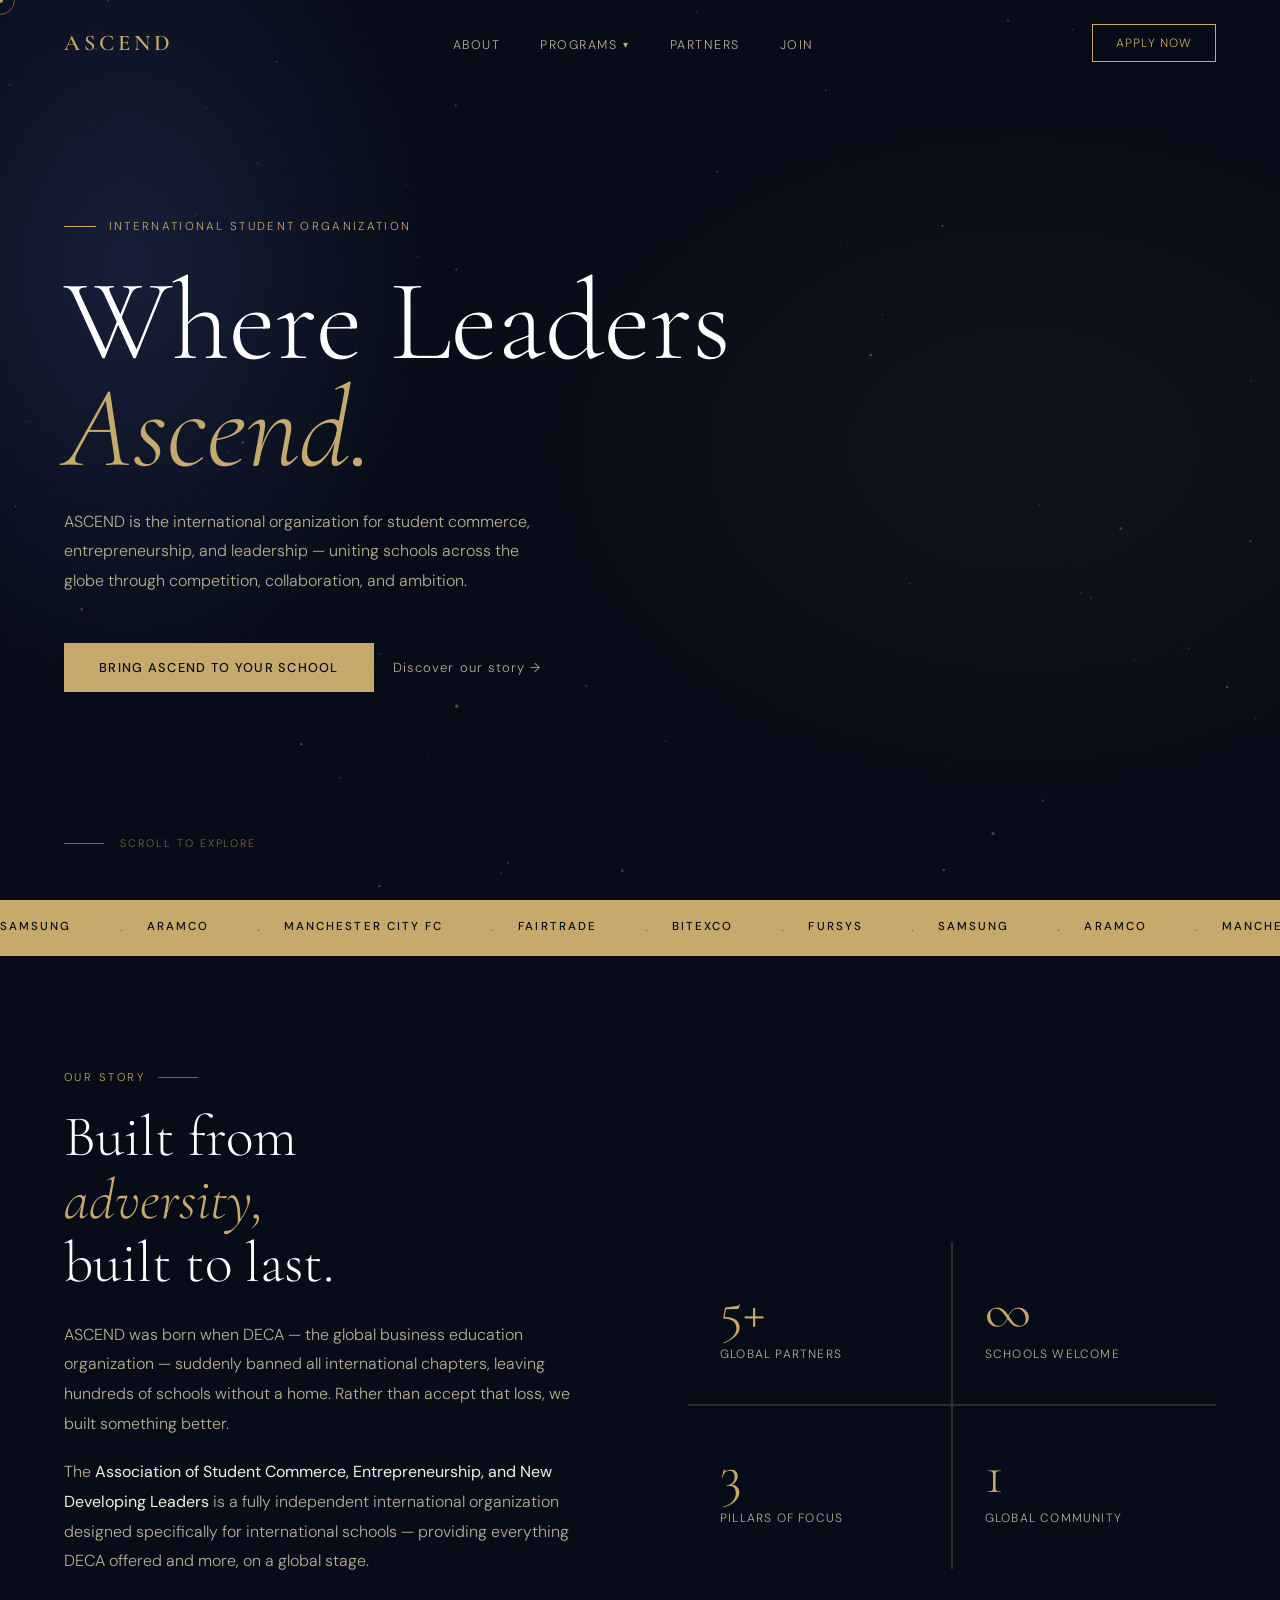
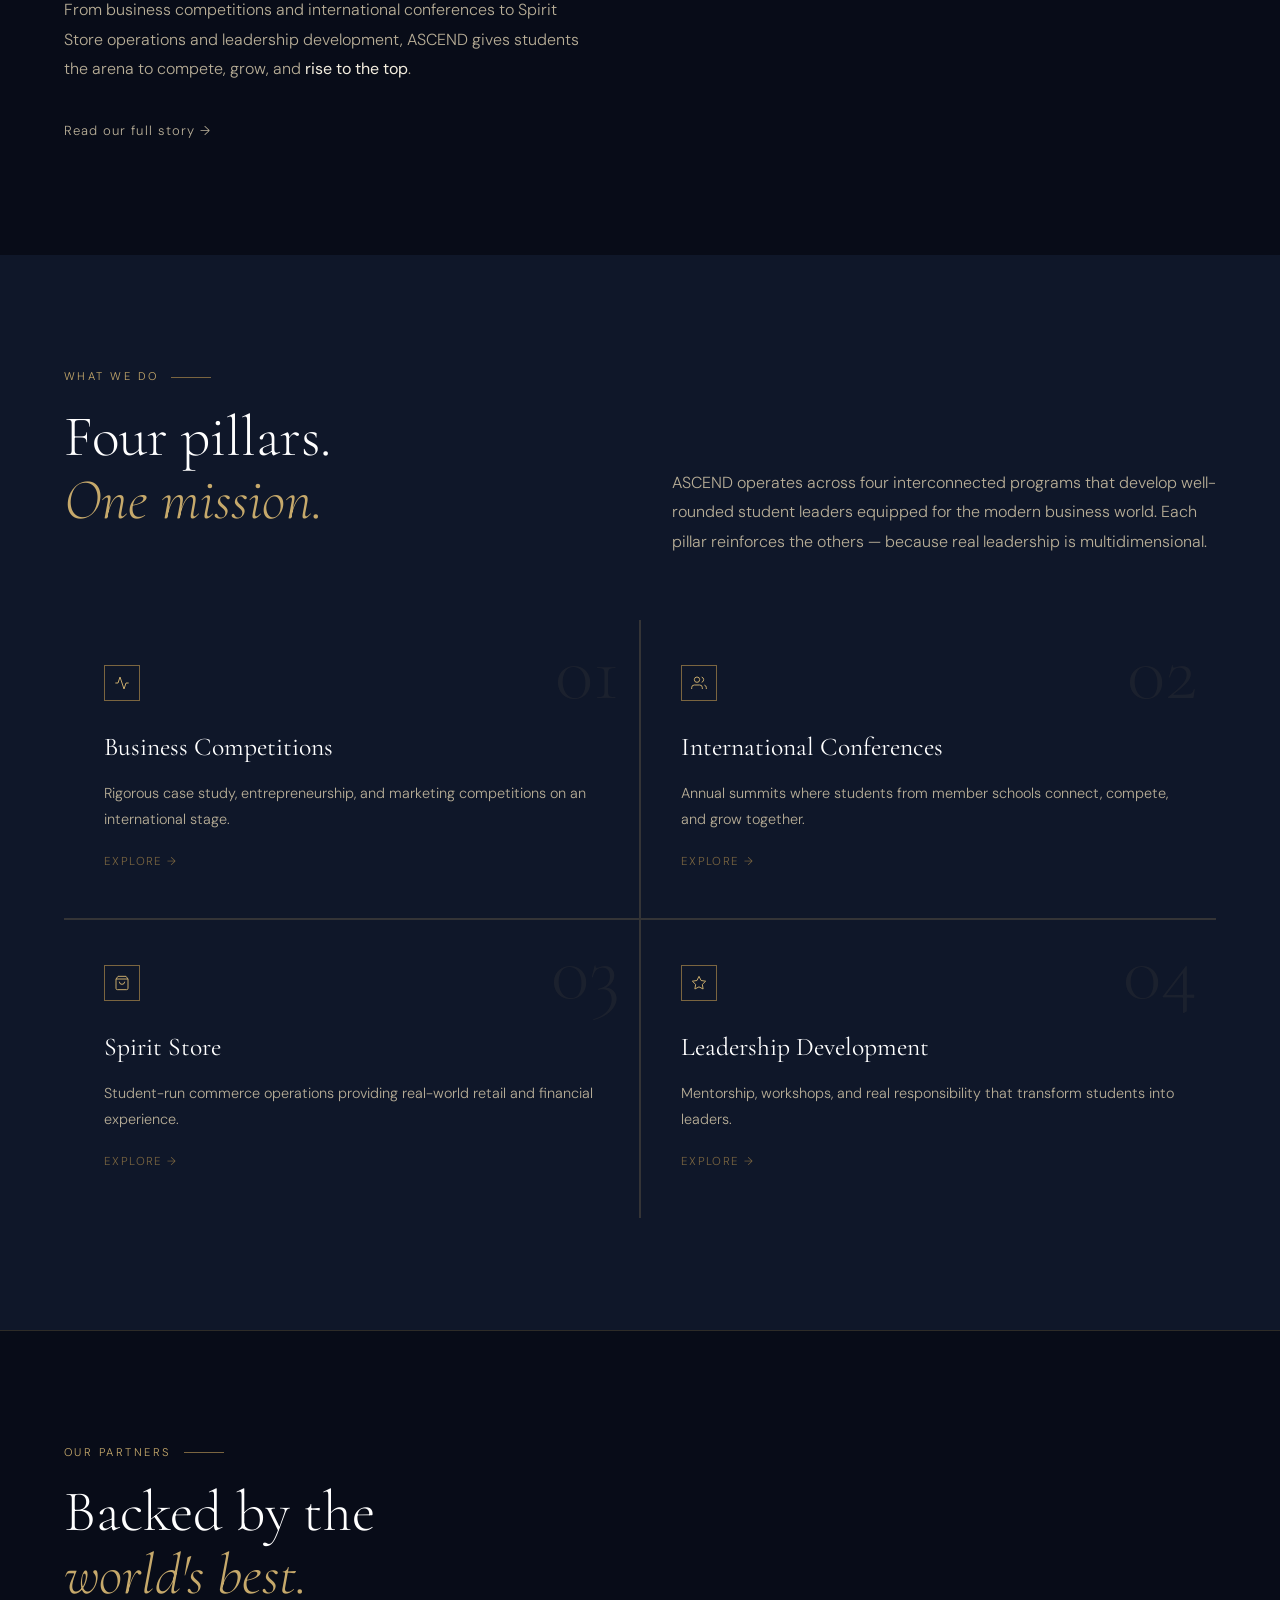
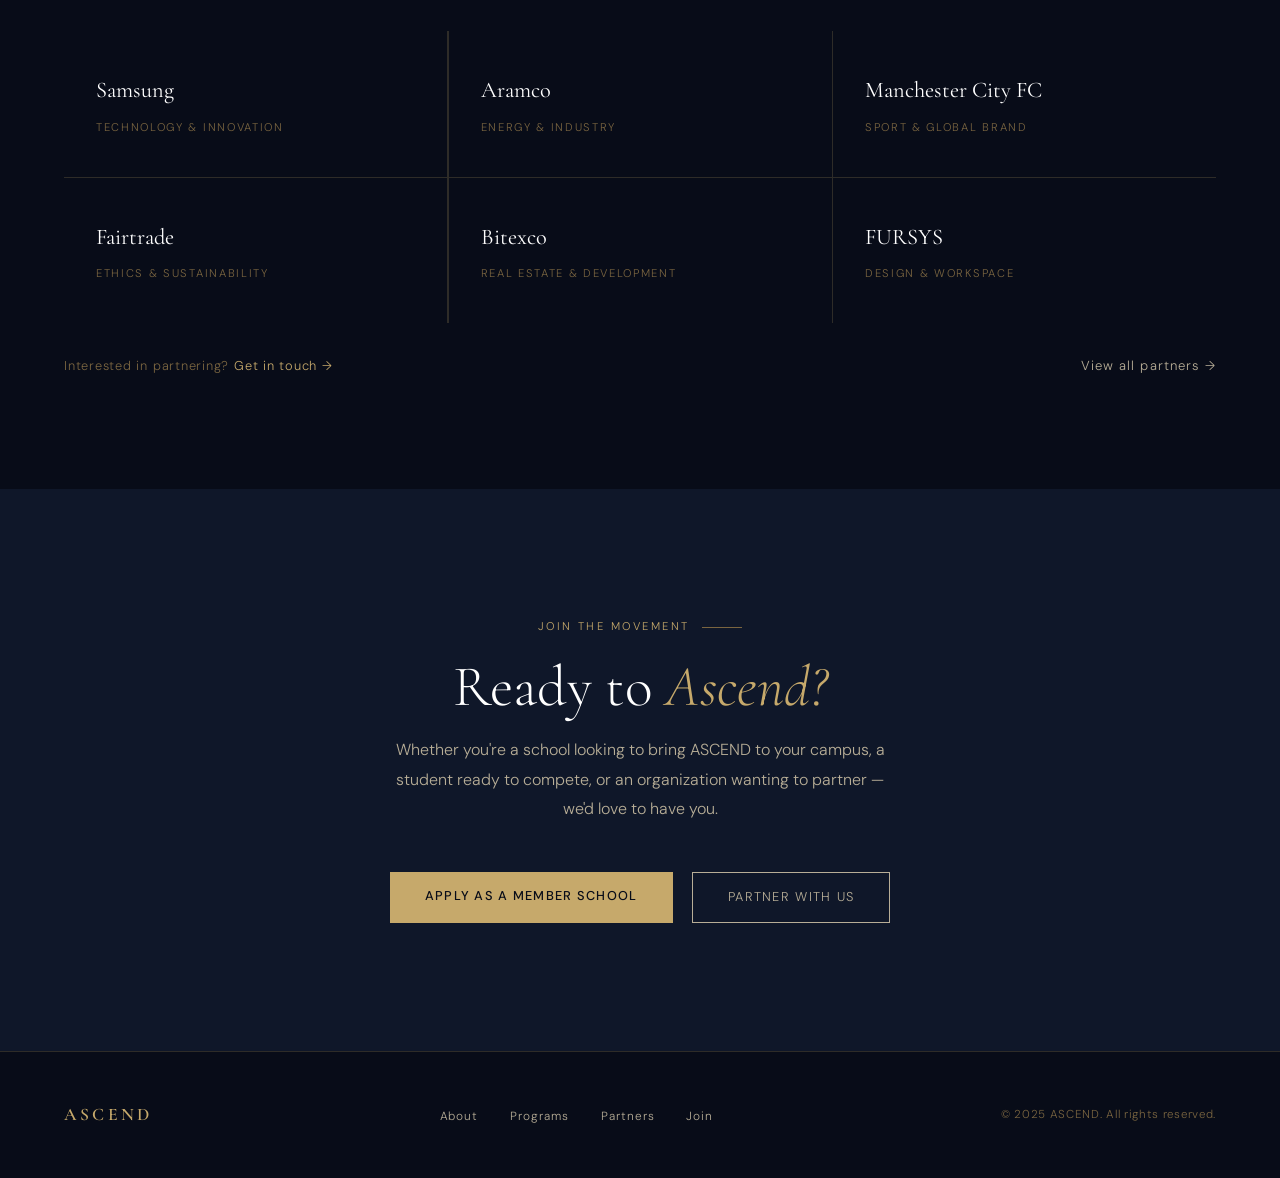
<file: index.html>
<!DOCTYPE html>
<html lang="en">
<head>
<meta charset="UTF-8">
<meta name="viewport" content="width=device-width, initial-scale=1.0">
<title>ASCEND — Where Leaders Ascend</title>
<link rel="preconnect" href="https://fonts.googleapis.com">
<link href="https://fonts.googleapis.com/css2?family=Cormorant+Garamond:ital,wght@0,300;0,400;0,500;0,600;1,300;1,400&family=DM+Sans:wght@300;400;500&display=swap" rel="stylesheet">
<link rel="stylesheet" href="css/main.css">
<style>
  /* ─── HERO ─── */
  #hero {
    min-height: 100vh;
    display: flex;
    flex-direction: column;
    justify-content: center;
    padding: 0 5%;
    position: relative;
    overflow: hidden;
  }
  .hero-bg {
    position: absolute; inset: 0;
    background:
      radial-gradient(ellipse 60% 60% at 80% 50%, rgba(198,169,107,0.05) 0%, transparent 70%),
      radial-gradient(ellipse 40% 80% at 10% 30%, rgba(26,36,64,0.8) 0%, transparent 60%);
    pointer-events: none;
  }
  .hero-line {
    position: absolute; top: 0; bottom: 0; left: 56%;
    width: 0.5px;
    background: linear-gradient(to bottom, transparent, var(--border), transparent);
    pointer-events: none;
  }
  #hero .hero-content {
    position: relative; z-index: 2;
    max-width: 740px;
  }
  #hero h1 {
    font-family: 'Cormorant Garamond', serif;
    font-size: clamp(4rem, 9vw, 8.5rem);
    font-weight: 300;
    line-height: 0.93;
    color: var(--white);
    margin-bottom: 1.5rem;
    opacity: 0;
    animation: fadeUp 1.1s 0.4s forwards;
  }
  #hero h1 em { font-style: italic; color: var(--gold); }
  .hero-tag {
    display: inline-flex; align-items: center; gap: 0.8rem;
    margin-bottom: 2rem;
    font-size: 0.72rem; letter-spacing: 0.2em; text-transform: uppercase;
    color: var(--gold);
    opacity: 0; animation: fadeUp 1s 0.2s forwards;
  }
  .hero-tag::before { content:''; display:block; width:32px; height:0.5px; background:var(--gold); }
  .hero-sub {
    font-size: 1rem; color: var(--cream-dim);
    max-width: 480px; line-height: 1.85; margin-bottom: 3rem;
    opacity: 0; animation: fadeUp 1s 0.65s forwards;
  }
  .hero-actions {
    display: flex; gap: 1.2rem; align-items: center; flex-wrap: wrap;
    opacity: 0; animation: fadeUp 1s 0.85s forwards;
  }
  .hero-scroll {
    position: absolute; bottom: 3rem; left: 5%;
    display: flex; align-items: center; gap: 1rem;
    font-size: 0.68rem; letter-spacing: 0.18em; text-transform: uppercase;
    color: var(--gold-dim);
    opacity: 0; animation: fadeUp 1s 1.6s forwards;
  }

  /* ─── ABOUT ─── */
  #about {
    display: grid;
    grid-template-columns: 1fr 1fr;
    gap: 6rem;
    align-items: center;
  }
  .about-text p { color: var(--cream-dim); font-size: 1rem; margin-bottom: 1.2rem; line-height: 1.85; }
  .about-text p strong { color: var(--cream); font-weight: 400; }
  .about-text .more-link { margin-top: 2rem; }
  .about-stats { display: grid; grid-template-columns: 1fr 1fr; gap: 1.5px; background: var(--border); }
  .about-stats .stat-box { background: var(--navy); }

  /* ─── PROGRAMS ─── */
  #programs { background: var(--navy-mid); }
  .programs-header {
    display: grid; grid-template-columns: 1fr 1fr;
    gap: 4rem; align-items: end; margin-bottom: 4rem;
  }
  .programs-intro { color: var(--cream-dim); font-size: 1rem; line-height: 1.85; }
  .program-link {
    display: block; text-decoration: none;
    transition: none;
  }
  .program-link .card { transition: background 0.4s; }
  .program-link:hover .card { background: var(--navy-light); }
  .program-link .card p { color: var(--cream-dim); font-size: 0.9rem; line-height: 1.8; }
  .arrow-badge {
    display: inline-flex; align-items: center; gap: 0.4rem;
    margin-top: 1.2rem;
    font-size: 0.72rem; letter-spacing: 0.12em; text-transform: uppercase;
    color: var(--gold-dim);
    transition: color 0.3s, gap 0.3s var(--ease);
  }
  .program-link:hover .arrow-badge { color: var(--gold); gap: 0.7rem; }

  /* ─── PARTNERS ─── */
  #partners-preview .partners-footer {
    margin-top: 2rem;
    display: flex; justify-content: space-between; align-items: center;
    flex-wrap: wrap; gap: 1rem;
  }
  .partners-note { font-size: 0.8rem; color: var(--gold-dim); letter-spacing: 0.06em; }
  .partners-note a { color: var(--gold); text-decoration: none; }
  .partners-note a:hover { opacity: 0.75; }

  /* ─── JOIN ─── */
  #join-cta { background: var(--navy-mid); text-align: center; padding: 8rem 5%; }
  #join-cta h2 { margin-bottom: 1rem; }
  #join-cta p { color: var(--cream-dim); max-width: 520px; margin: 0 auto 3rem; font-size: 1rem; line-height: 1.85; }
  .cta-actions { display: flex; gap: 1.2rem; justify-content: center; flex-wrap: wrap; }

  @media (max-width: 900px) {
    #about { grid-template-columns: 1fr; gap: 3.5rem; }
    .programs-header { grid-template-columns: 1fr; gap: 1.5rem; }
    .hero-line { display: none; }
  }
</style>
</head>
<body>

<div id="site-overlay"><div class="overlay-logo">ASCEND</div></div>
<div id="scroll-progress"></div>

<!-- NAV -->
<nav id="navbar">
  <a class="nav-logo" href="index.html">ASCEND</a>
  <ul class="nav-links">
    <li><a href="about.html">About</a></li>
    <li class="has-dropdown">
      <a href="#">Programs</a>
      <div class="nav-dropdown">
        <a href="programs/competitions.html">Business Competitions <span class="dd-num">01</span></a>
        <a href="programs/conferences.html">International Conferences <span class="dd-num">02</span></a>
        <a href="programs/spirit-store.html">Spirit Store <span class="dd-num">03</span></a>
        <a href="programs/leadership.html">Leadership Development <span class="dd-num">04</span></a>
      </div>
    </li>
    <li><a href="partners.html">Partners</a></li>
    <li><a href="join.html">Join</a></li>
  </ul>
  <a class="nav-cta" href="join.html">Apply Now</a>
  <div class="nav-hamburger" id="hamburger"><span></span><span></span><span></span></div>
</nav>
<div class="mobile-nav" id="mobileNav">
  <a href="about.html">About</a>
  <a href="programs/competitions.html">Competitions</a>
  <a href="programs/conferences.html">Conferences</a>
  <a href="programs/spirit-store.html">Spirit Store</a>
  <a href="programs/leadership.html">Leadership</a>
  <div class="mobile-divider"></div>
  <a href="partners.html">Partners</a>
  <a href="join.html" class="mobile-cta">Apply Now</a>
</div>

<!-- HERO -->
<section id="hero">
  <canvas class="hero-canvas"></canvas>
  <div class="hero-bg"></div>
  <div class="hero-line"></div>
  <div class="hero-content">
    <div class="hero-tag">International Student Organization</div>
    <h1>Where Leaders<br><em>Ascend.</em></h1>
    <p class="hero-sub">
      ASCEND is the international organization for student commerce, entrepreneurship, and leadership — uniting schools across the globe through competition, collaboration, and ambition.
    </p>
    <div class="hero-actions">
      <a class="btn-primary" href="join.html" data-magnetic>Bring ASCEND to Your School</a>
      <a class="btn-ghost" href="about.html">Discover our story →</a>
    </div>
  </div>
  <div class="hero-scroll"><span class="scroll-line"></span>Scroll to explore</div>
</section>

<!-- TICKER -->
<div class="ticker" aria-hidden="true">
  <div class="ticker-track">
    <span class="ticker-item">Samsung</span><span class="ticker-dot"> · </span>
    <span class="ticker-item">Aramco</span><span class="ticker-dot"> · </span>
    <span class="ticker-item">Manchester City FC</span><span class="ticker-dot"> · </span>
    <span class="ticker-item">Fairtrade</span><span class="ticker-dot"> · </span>
    <span class="ticker-item">Bitexco</span><span class="ticker-dot"> · </span>
    <span class="ticker-item">FURSYS</span><span class="ticker-dot"> · </span>
    <span class="ticker-item">Samsung</span><span class="ticker-dot"> · </span>
    <span class="ticker-item">Aramco</span><span class="ticker-dot"> · </span>
    <span class="ticker-item">Manchester City FC</span><span class="ticker-dot"> · </span>
    <span class="ticker-item">Fairtrade</span><span class="ticker-dot"> · </span>
    <span class="ticker-item">Bitexco</span><span class="ticker-dot"> · </span>
    <span class="ticker-item">FURSYS</span><span class="ticker-dot"> · </span>
  </div>
</div>

<!-- ABOUT -->
<section id="about">
  <div class="about-text reveal">
    <div class="section-label">Our Story</div>
    <h2>Built from<br><em>adversity,</em><br>built to last.</h2>
    <p>ASCEND was born when DECA — the global business education organization — suddenly banned all international chapters, leaving hundreds of schools without a home. Rather than accept that loss, we built something better.</p>
    <p>The <strong>Association of Student Commerce, Entrepreneurship, and New Developing Leaders</strong> is a fully independent international organization designed specifically for international schools — providing everything DECA offered and more, on a global stage.</p>
    <p>From business competitions and international conferences to Spirit Store operations and leadership development, ASCEND gives students the arena to compete, grow, and <strong>rise to the top</strong>.</p>
    <div class="more-link"><a class="btn-ghost" href="about.html">Read our full story →</a></div>
  </div>
  <div class="about-stats reveal" data-delay="200">
    <div class="stat-box"><div class="stat-num" data-count="6" data-suffix="+">6+</div><div class="stat-label">Global Partners</div></div>
    <div class="stat-box"><div class="stat-num">∞</div><div class="stat-label">Schools Welcome</div></div>
    <div class="stat-box"><div class="stat-num" data-count="4">4</div><div class="stat-label">Pillars of Focus</div></div>
    <div class="stat-box"><div class="stat-num" data-count="1">1</div><div class="stat-label">Global Community</div></div>
  </div>
</section>

<div class="divider"></div>

<!-- PROGRAMS -->
<section id="programs">
  <div class="programs-header reveal">
    <div>
      <div class="section-label">What We Do</div>
      <h2>Four pillars.<br><em>One mission.</em></h2>
    </div>
    <p class="programs-intro">
      ASCEND operates across four interconnected programs that develop well-rounded student leaders equipped for the modern business world. Each pillar reinforces the others — because real leadership is multidimensional.
    </p>
  </div>
  <div class="card-grid reveal">
    <a class="program-link" href="programs/competitions.html">
      <div class="card" data-tilt>
        <span class="card-num">01</span>
        <div class="card-icon"><svg viewBox="0 0 24 24"><polyline points="22 12 18 12 15 21 9 3 6 12 2 12"></polyline></svg></div>
        <h3>Business Competitions</h3>
        <p>Rigorous case study, entrepreneurship, and marketing competitions on an international stage.</p>
        <span class="arrow-badge">Explore →</span>
      </div>
    </a>
    <a class="program-link" href="programs/conferences.html">
      <div class="card" data-tilt>
        <span class="card-num">02</span>
        <div class="card-icon"><svg viewBox="0 0 24 24"><path d="M17 21v-2a4 4 0 0 0-4-4H5a4 4 0 0 0-4 4v2"></path><circle cx="9" cy="7" r="4"></circle><path d="M23 21v-2a4 4 0 0 0-3-3.87"></path><path d="M16 3.13a4 4 0 0 1 0 7.75"></path></svg></div>
        <h3>International Conferences</h3>
        <p>Annual summits where students from member schools connect, compete, and grow together.</p>
        <span class="arrow-badge">Explore →</span>
      </div>
    </a>
    <a class="program-link" href="programs/spirit-store.html">
      <div class="card" data-tilt>
        <span class="card-num">03</span>
        <div class="card-icon"><svg viewBox="0 0 24 24"><path d="M6 2L3 6v14a2 2 0 0 0 2 2h14a2 2 0 0 0 2-2V6l-3-4z"></path><line x1="3" y1="6" x2="21" y2="6"></line><path d="M16 10a4 4 0 0 1-8 0"></path></svg></div>
        <h3>Spirit Store</h3>
        <p>Student-run commerce operations providing real-world retail and financial experience.</p>
        <span class="arrow-badge">Explore →</span>
      </div>
    </a>
    <a class="program-link" href="programs/leadership.html">
      <div class="card" data-tilt>
        <span class="card-num">04</span>
        <div class="card-icon"><svg viewBox="0 0 24 24"><polygon points="12 2 15.09 8.26 22 9.27 17 14.14 18.18 21.02 12 17.77 5.82 21.02 7 14.14 2 9.27 8.91 8.26 12 2"></polygon></svg></div>
        <h3>Leadership Development</h3>
        <p>Mentorship, workshops, and real responsibility that transform students into leaders.</p>
        <span class="arrow-badge">Explore →</span>
      </div>
    </a>
  </div>
</section>

<div class="divider"></div>

<!-- PARTNERS PREVIEW -->
<section id="partners-preview">
  <div class="reveal">
    <div class="section-label">Our Partners</div>
    <h2>Backed by the<br><em>world's best.</em></h2>
  </div>
  <div class="partner-grid reveal" data-delay="200">
    <div class="partner-cell"><div class="partner-name">Samsung</div><div class="partner-type">Technology &amp; Innovation</div></div>
    <div class="partner-cell"><div class="partner-name">Aramco</div><div class="partner-type">Energy &amp; Industry</div></div>
    <div class="partner-cell"><div class="partner-name">Manchester City FC</div><div class="partner-type">Sport &amp; Global Brand</div></div>
    <div class="partner-cell"><div class="partner-name">Fairtrade</div><div class="partner-type">Ethics &amp; Sustainability</div></div>
    <div class="partner-cell"><div class="partner-name">Bitexco</div><div class="partner-type">Real Estate &amp; Development</div></div>
    <div class="partner-cell"><div class="partner-name">FURSYS</div><div class="partner-type">Design &amp; Workspace</div></div>
  </div>
  <div class="partners-footer reveal">
    <p class="partners-note">Interested in partnering? <a href="join.html">Get in touch →</a></p>
    <a class="btn-ghost" href="partners.html">View all partners →</a>
  </div>
</section>

<!-- JOIN CTA -->
<section id="join-cta">
  <div class="section-label" style="justify-content:center">Join the Movement</div>
  <h2>Ready to <em>Ascend?</em></h2>
  <p>Whether you're a school looking to bring ASCEND to your campus, a student ready to compete, or an organization wanting to partner — we'd love to have you.</p>
  <div class="cta-actions">
    <a class="btn-primary" href="join.html" data-magnetic>Apply as a Member School</a>
    <a class="btn-outline" href="join.html">Partner With Us</a>
  </div>
</section>

<!-- FOOTER -->
<footer>
  <a href="index.html" class="footer-logo">ASCEND</a>
  <ul class="footer-links">
    <li><a href="about.html">About</a></li>
    <li><a href="programs/competitions.html">Programs</a></li>
    <li><a href="partners.html">Partners</a></li>
    <li><a href="join.html">Join</a></li>
  </ul>
  <div class="footer-copy">© 2025 ASCEND. All rights reserved.</div>
</footer>

<script src="js/main.js"></script>
</body>
</html>
</file>
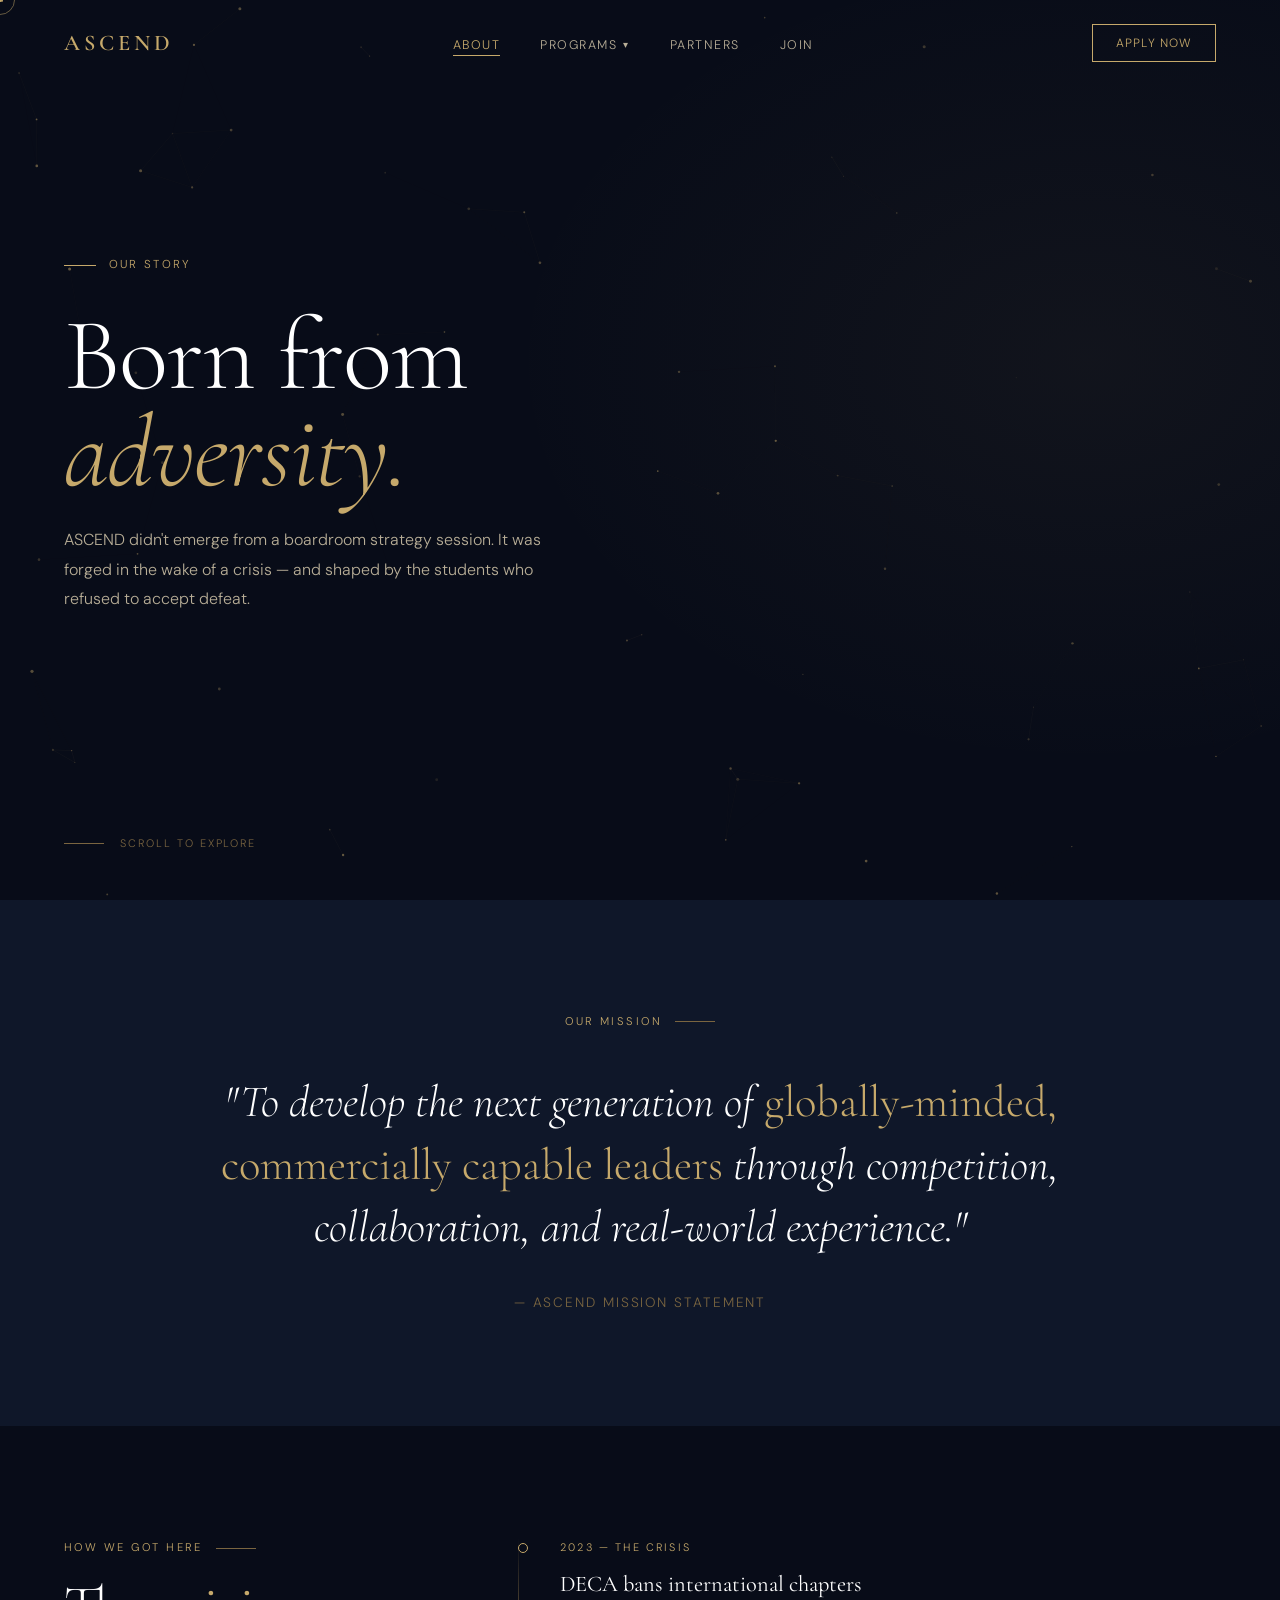
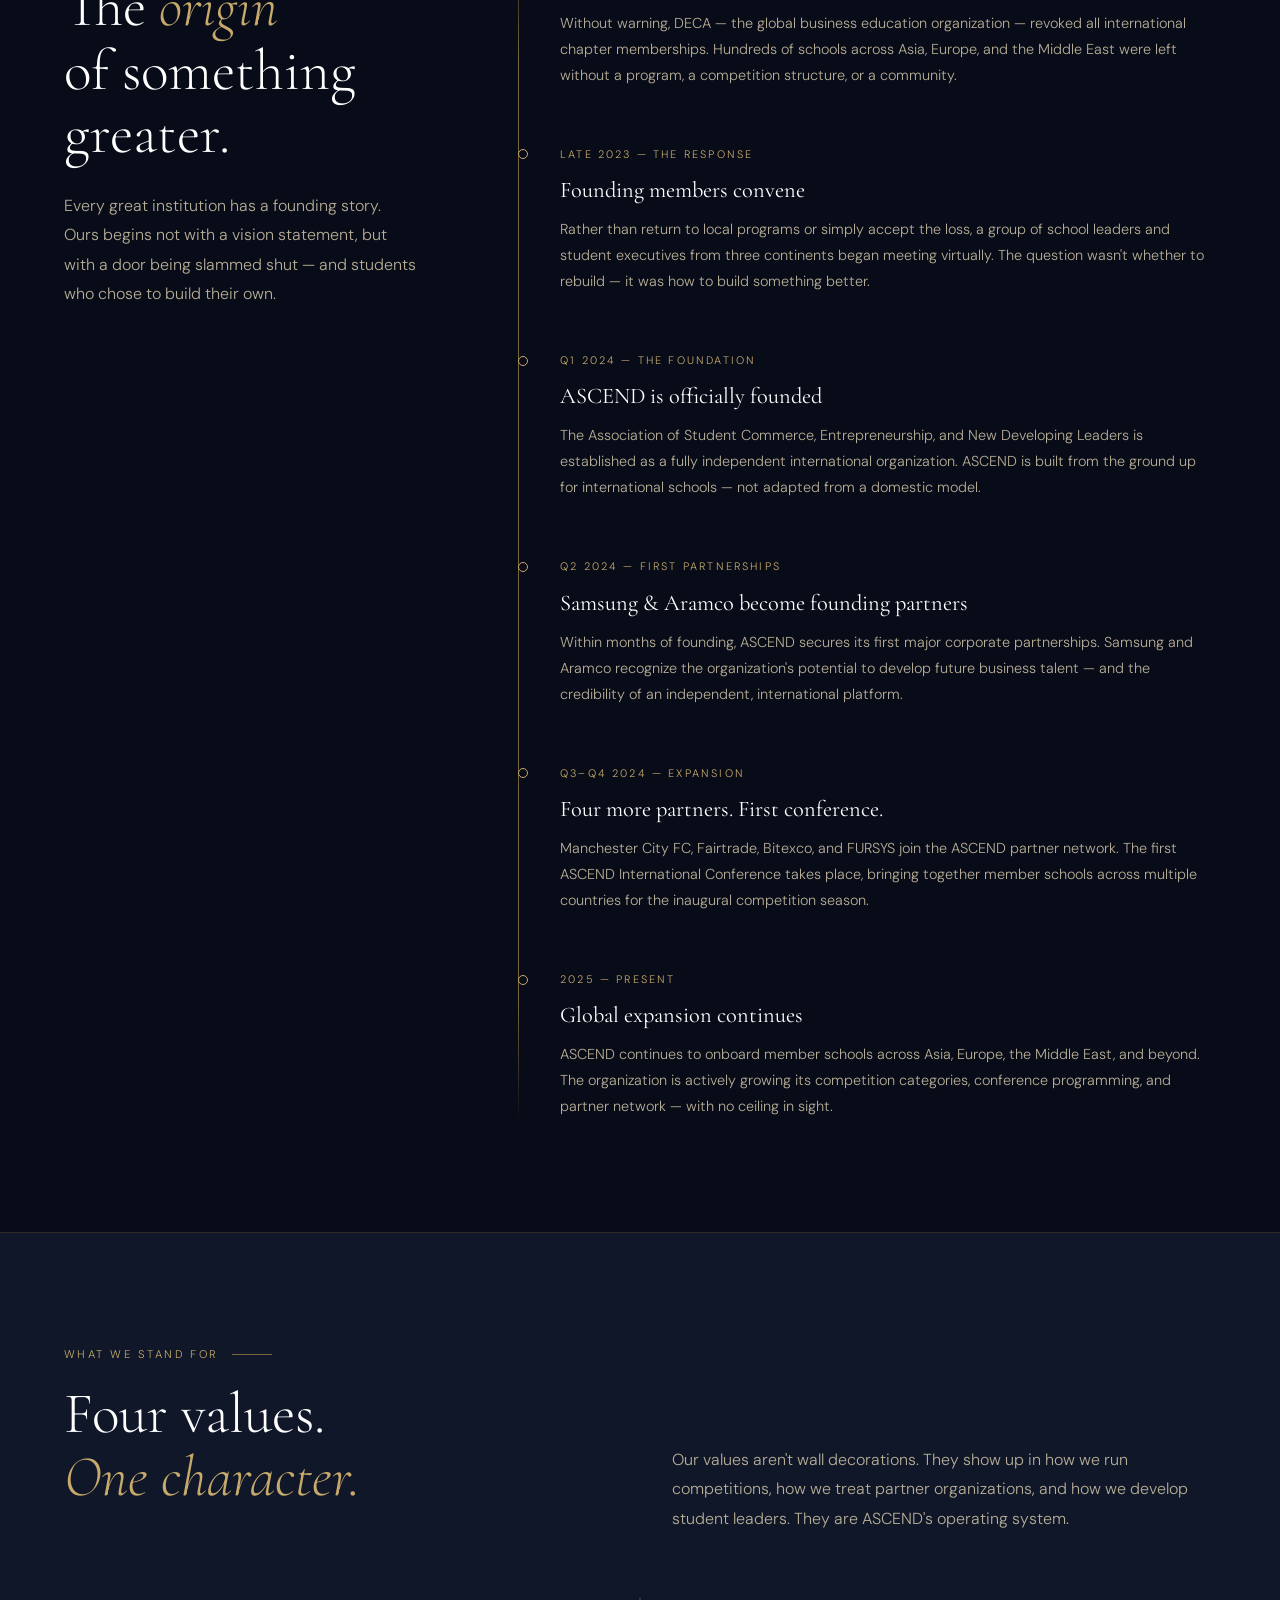
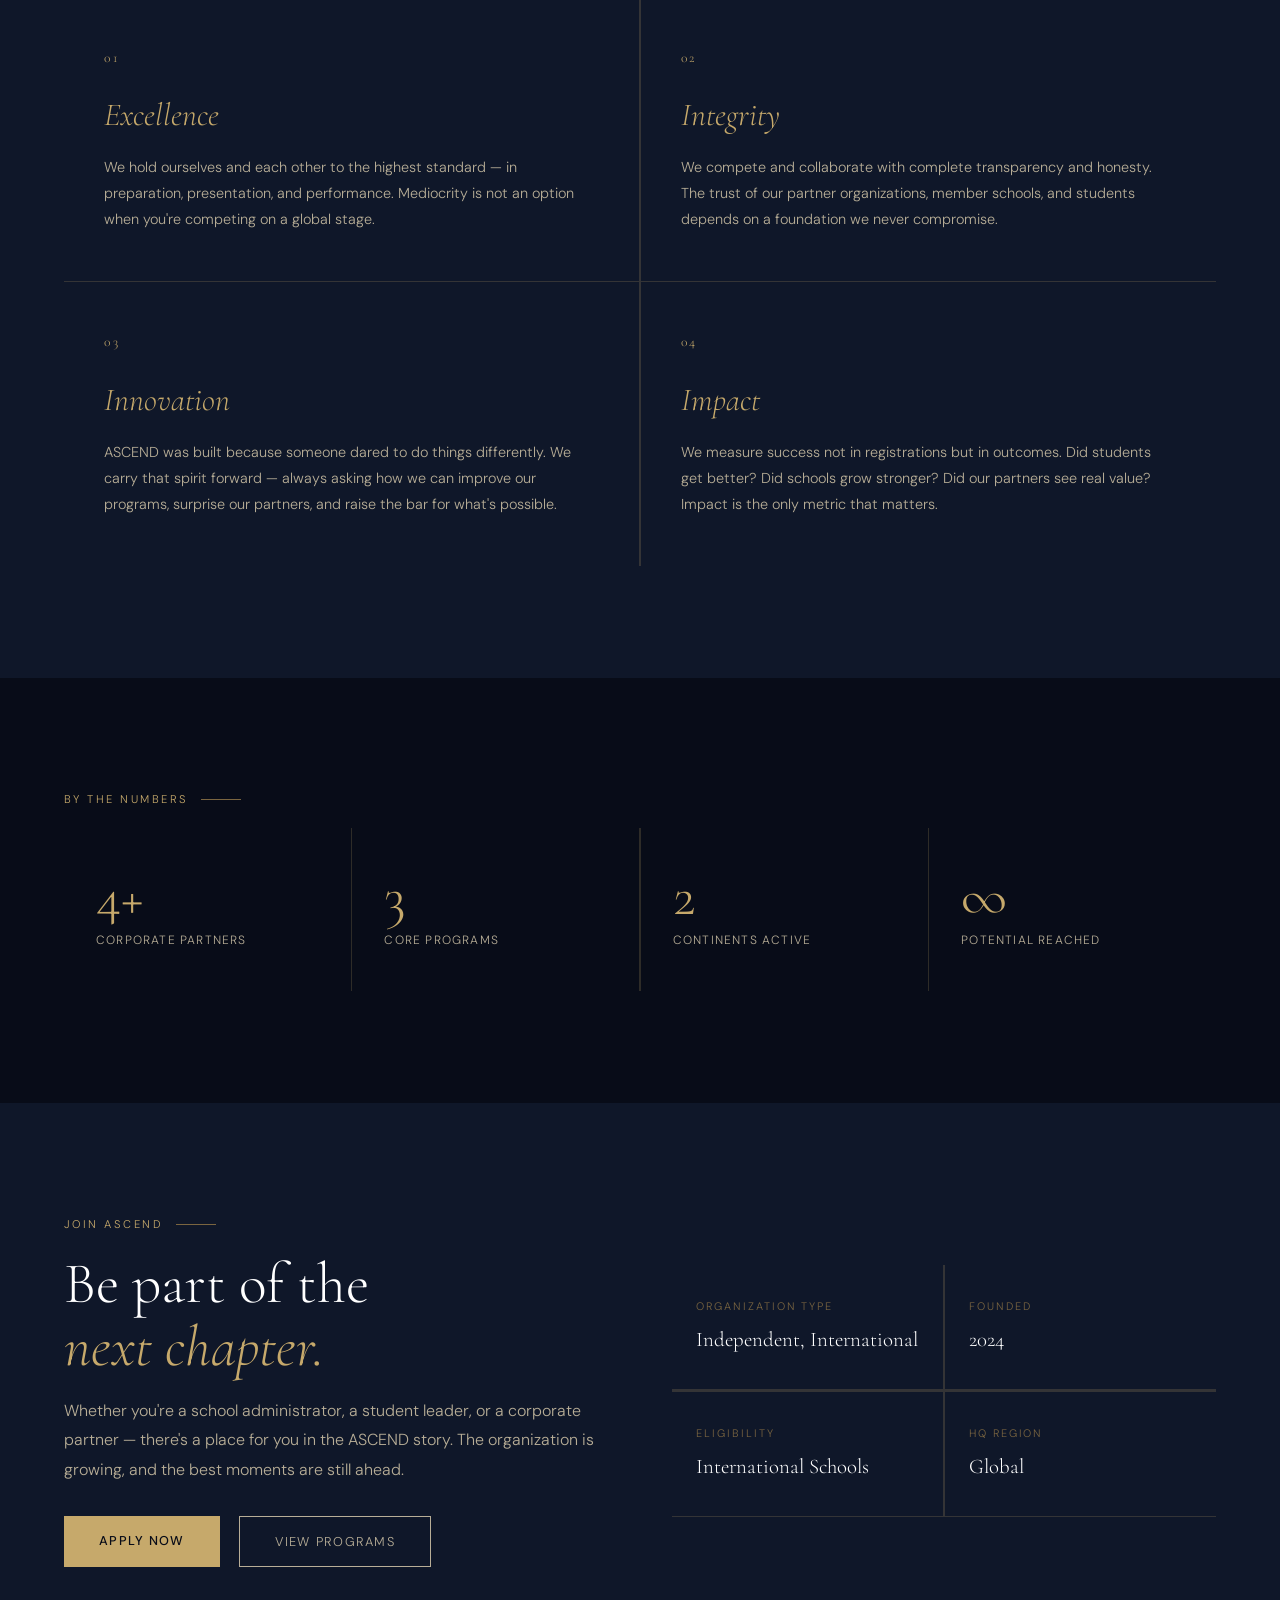
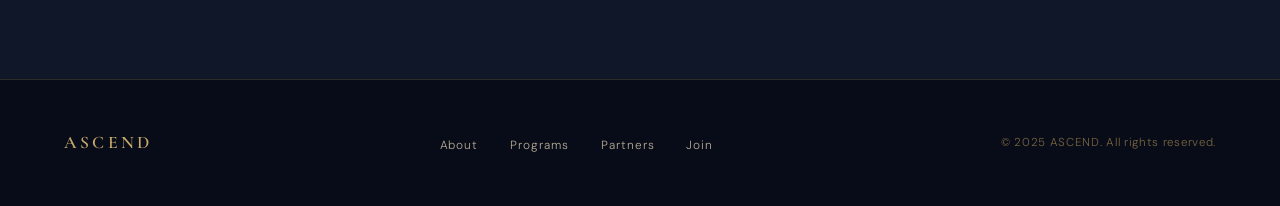
<file: about.html>
<!DOCTYPE html>
<html lang="en">
<head>
<meta charset="UTF-8">
<meta name="viewport" content="width=device-width, initial-scale=1.0">
<title>About — ASCEND</title>
<link rel="preconnect" href="https://fonts.googleapis.com">
<link href="https://fonts.googleapis.com/css2?family=Cormorant+Garamond:ital,wght@0,300;0,400;0,500;0,600;1,300;1,400&family=DM+Sans:wght@300;400;500&display=swap" rel="stylesheet">
<link rel="stylesheet" href="css/main.css">
<style>
  /* ─── HERO ─── */
  #hero {
    min-height: 100vh;
    display: flex; flex-direction: column; justify-content: center;
    padding: 0 5%; position: relative; overflow: hidden;
    background: radial-gradient(ellipse 70% 70% at 85% 40%, rgba(198,169,107,0.05) 0%, transparent 65%);
  }

  /* ─── MISSION ─── */
  #mission {
    background: var(--navy-mid);
    padding: 7rem 5%;
    text-align: center;
  }
  .mission-quote {
    font-family: 'Cormorant Garamond', serif;
    font-size: clamp(1.8rem, 3.5vw, 3rem);
    font-weight: 300;
    font-style: italic;
    color: var(--white);
    max-width: 860px;
    margin: 0 auto 2rem;
    line-height: 1.4;
  }
  .mission-quote em { color: var(--gold); font-style: normal; }
  .mission-sub {
    font-size: 0.85rem;
    letter-spacing: 0.14em;
    text-transform: uppercase;
    color: var(--gold-dim);
  }

  /* ─── TIMELINE ─── */
  #timeline-section { padding: 7rem 5%; }
  .timeline-layout {
    display: grid;
    grid-template-columns: 1fr 2fr;
    gap: 6rem;
    align-items: start;
  }
  .timeline-intro p { color: var(--cream-dim); font-size: 1rem; line-height: 1.85; margin-top: 1rem; }

  /* ─── VALUES ─── */
  #values { background: var(--navy-mid); }
  .values-header {
    display: grid; grid-template-columns: 1fr 1fr;
    gap: 4rem; align-items: end; margin-bottom: 4rem;
  }
  .values-intro { color: var(--cream-dim); font-size: 1rem; line-height: 1.85; }
  .values-grid {
    display: grid; grid-template-columns: repeat(2, 1fr);
    gap: 1.5px; background: var(--border);
  }
  .value-card {
    background: var(--navy-mid);
    padding: 3rem 2.5rem;
    transition: background 0.4s;
  }
  .value-card:hover { background: var(--navy-light); }
  .value-num {
    font-family: 'Cormorant Garamond', serif;
    font-size: 0.85rem; letter-spacing: 0.2em;
    color: var(--gold); margin-bottom: 1.2rem;
  }
  .value-title {
    font-family: 'Cormorant Garamond', serif;
    font-size: 2rem; font-weight: 300;
    color: var(--white); margin-bottom: 0.8rem;
  }
  .value-title em { font-style: italic; color: var(--gold); }
  .value-text { color: var(--cream-dim); font-size: 0.9rem; line-height: 1.8; }

  /* ─── STATS ─── */
  #stats { padding: 7rem 5%; }
  .stats-row {
    display: grid; grid-template-columns: repeat(4, 1fr);
    gap: 1.5px; background: var(--border);
  }

  /* ─── CTA ─── */
  #about-cta {
    background: var(--navy-mid);
    padding: 7rem 5%;
    display: grid; grid-template-columns: 1fr 1fr;
    gap: 4rem; align-items: center;
  }
  .cta-text h2 { margin-bottom: 1rem; }
  .cta-text p { color: var(--cream-dim); font-size: 1rem; line-height: 1.85; margin-bottom: 2rem; }
  .cta-visual {
    display: grid; grid-template-columns: 1fr 1fr;
    gap: 1.5px; background: var(--border);
  }
  .cta-cell {
    background: var(--navy-mid);
    padding: 2rem 1.5rem;
    border-bottom: 0.5px solid var(--border);
  }
  .cta-cell-label { font-size: 0.68rem; letter-spacing: 0.18em; text-transform: uppercase; color: var(--gold-dim); margin-bottom: 0.4rem; }
  .cta-cell-val { font-family: 'Cormorant Garamond', serif; font-size: 1.3rem; color: var(--white); }

  @media (max-width: 900px) {
    .timeline-layout { grid-template-columns: 1fr; gap: 3rem; }
    .values-header { grid-template-columns: 1fr; gap: 1.5rem; }
    .values-grid { grid-template-columns: 1fr; }
    .stats-row { grid-template-columns: repeat(2, 1fr); }
    #about-cta { grid-template-columns: 1fr; gap: 3rem; }
  }
</style>
</head>
<body>

<div id="site-overlay"><div class="overlay-logo">ASCEND</div></div>
<div id="scroll-progress"></div>

<nav id="navbar">
  <a class="nav-logo" href="index.html">ASCEND</a>
  <ul class="nav-links">
    <li><a href="about.html" class="active">About</a></li>
    <li class="has-dropdown">
      <a href="#">Programs</a>
      <div class="nav-dropdown">
        <a href="programs/competitions.html">Business Competitions <span class="dd-num">01</span></a>
        <a href="programs/conferences.html">International Conferences <span class="dd-num">02</span></a>
        <a href="programs/spirit-store.html">Spirit Store <span class="dd-num">03</span></a>
        <a href="programs/leadership.html">Leadership Development <span class="dd-num">04</span></a>
      </div>
    </li>
    <li><a href="partners.html">Partners</a></li>
    <li><a href="join.html">Join</a></li>
  </ul>
  <a class="nav-cta" href="join.html">Apply Now</a>
  <div class="nav-hamburger" id="hamburger"><span></span><span></span><span></span></div>
</nav>
<div class="mobile-nav" id="mobileNav">
  <a href="about.html">About</a>
  <a href="programs/competitions.html">Competitions</a>
  <a href="programs/conferences.html">Conferences</a>
  <a href="programs/spirit-store.html">Spirit Store</a>
  <a href="programs/leadership.html">Leadership</a>
  <div class="mobile-divider"></div>
  <a href="partners.html">Partners</a>
  <a href="join.html" class="mobile-cta">Apply Now</a>
</div>

<!-- HERO -->
<section id="hero" class="page-hero">
  <canvas class="hero-canvas"></canvas>
  <div class="hero-content" style="animation: fadeUp 1s 0.3s both">
    <div class="hero-tag">Our Story</div>
    <h1>Born from<br><em>adversity.</em></h1>
    <p class="hero-sub">ASCEND didn't emerge from a boardroom strategy session. It was forged in the wake of a crisis — and shaped by the students who refused to accept defeat.</p>
  </div>
  <div class="hero-scroll"><span class="scroll-line"></span>Scroll to explore</div>
</section>

<!-- MISSION -->
<section id="mission">
  <div class="section-label" style="justify-content:center; margin-bottom:2.5rem">Our Mission</div>
  <p class="mission-quote reveal">
    "To develop the next generation of <em>globally-minded, commercially capable leaders</em> through competition, collaboration, and real-world experience."
  </p>
  <p class="mission-sub reveal" data-delay="200">— ASCEND Mission Statement</p>
</section>

<!-- TIMELINE -->
<section id="timeline-section">
  <div class="timeline-layout">
    <div class="timeline-intro reveal-l">
      <div class="section-label">How We Got Here</div>
      <h2>The <em>origin</em><br>of something greater.</h2>
      <p>Every great institution has a founding story. Ours begins not with a vision statement, but with a door being slammed shut — and students who chose to build their own.</p>
    </div>
    <div class="timeline reveal-r">
      <div class="timeline-item reveal" data-delay="0">
        <div class="timeline-dot"></div>
        <div class="timeline-year">2023 — The Crisis</div>
        <div class="timeline-title">DECA bans international chapters</div>
        <p class="timeline-text">Without warning, DECA — the global business education organization — revoked all international chapter memberships. Hundreds of schools across Asia, Europe, and the Middle East were left without a program, a competition structure, or a community.</p>
      </div>
      <div class="timeline-item reveal" data-delay="100">
        <div class="timeline-dot"></div>
        <div class="timeline-year">Late 2023 — The Response</div>
        <div class="timeline-title">Founding members convene</div>
        <p class="timeline-text">Rather than return to local programs or simply accept the loss, a group of school leaders and student executives from three continents began meeting virtually. The question wasn't whether to rebuild — it was how to build something better.</p>
      </div>
      <div class="timeline-item reveal" data-delay="200">
        <div class="timeline-dot"></div>
        <div class="timeline-year">Q1 2024 — The Foundation</div>
        <div class="timeline-title">ASCEND is officially founded</div>
        <p class="timeline-text">The Association of Student Commerce, Entrepreneurship, and New Developing Leaders is established as a fully independent international organization. ASCEND is built from the ground up for international schools — not adapted from a domestic model.</p>
      </div>
      <div class="timeline-item reveal" data-delay="300">
        <div class="timeline-dot"></div>
        <div class="timeline-year">Q2 2024 — First Partnerships</div>
        <div class="timeline-title">Samsung &amp; Aramco become founding partners</div>
        <p class="timeline-text">Within months of founding, ASCEND secures its first major corporate partnerships. Samsung and Aramco recognize the organization's potential to develop future business talent — and the credibility of an independent, international platform.</p>
      </div>
      <div class="timeline-item reveal" data-delay="400">
        <div class="timeline-dot"></div>
        <div class="timeline-year">Q3–Q4 2024 — Expansion</div>
        <div class="timeline-title">Four more partners. First conference.</div>
        <p class="timeline-text">Manchester City FC, Fairtrade, Bitexco, and FURSYS join the ASCEND partner network. The first ASCEND International Conference takes place, bringing together member schools across multiple countries for the inaugural competition season.</p>
      </div>
      <div class="timeline-item reveal" data-delay="500">
        <div class="timeline-dot"></div>
        <div class="timeline-year">2025 — Present</div>
        <div class="timeline-title">Global expansion continues</div>
        <p class="timeline-text">ASCEND continues to onboard member schools across Asia, Europe, the Middle East, and beyond. The organization is actively growing its competition categories, conference programming, and partner network — with no ceiling in sight.</p>
      </div>
    </div>
  </div>
</section>

<div class="divider"></div>

<!-- VALUES -->
<section id="values">
  <div class="values-header reveal">
    <div>
      <div class="section-label">What We Stand For</div>
      <h2>Four values.<br><em>One character.</em></h2>
    </div>
    <p class="values-intro">Our values aren't wall decorations. They show up in how we run competitions, how we treat partner organizations, and how we develop student leaders. They are ASCEND's operating system.</p>
  </div>
  <div class="values-grid reveal">
    <div class="value-card">
      <div class="value-num">01</div>
      <div class="value-title"><em>Excellence</em></div>
      <p class="value-text">We hold ourselves and each other to the highest standard — in preparation, presentation, and performance. Mediocrity is not an option when you're competing on a global stage.</p>
    </div>
    <div class="value-card">
      <div class="value-num">02</div>
      <div class="value-title"><em>Integrity</em></div>
      <p class="value-text">We compete and collaborate with complete transparency and honesty. The trust of our partner organizations, member schools, and students depends on a foundation we never compromise.</p>
    </div>
    <div class="value-card">
      <div class="value-num">03</div>
      <div class="value-title"><em>Innovation</em></div>
      <p class="value-text">ASCEND was built because someone dared to do things differently. We carry that spirit forward — always asking how we can improve our programs, surprise our partners, and raise the bar for what's possible.</p>
    </div>
    <div class="value-card">
      <div class="value-num">04</div>
      <div class="value-title"><em>Impact</em></div>
      <p class="value-text">We measure success not in registrations but in outcomes. Did students get better? Did schools grow stronger? Did our partners see real value? Impact is the only metric that matters.</p>
    </div>
  </div>
</section>

<!-- STATS -->
<section id="stats">
  <div class="section-label reveal">By the Numbers</div>
  <div class="stats-row reveal" data-delay="100">
    <div class="stat-box"><div class="stat-num" data-count="6" data-suffix="+">6+</div><div class="stat-label">Corporate Partners</div></div>
    <div class="stat-box"><div class="stat-num" data-count="4">4</div><div class="stat-label">Core Programs</div></div>
    <div class="stat-box"><div class="stat-num" data-count="3">3</div><div class="stat-label">Continents Active</div></div>
    <div class="stat-box"><div class="stat-num">∞</div><div class="stat-label">Potential Reached</div></div>
  </div>
</section>

<!-- CTA -->
<section id="about-cta">
  <div class="cta-text reveal-l">
    <div class="section-label">Join ASCEND</div>
    <h2>Be part of the<br><em>next chapter.</em></h2>
    <p>Whether you're a school administrator, a student leader, or a corporate partner — there's a place for you in the ASCEND story. The organization is growing, and the best moments are still ahead.</p>
    <div style="display:flex; gap:1.2rem; flex-wrap:wrap;">
      <a class="btn-primary" href="join.html" data-magnetic>Apply Now</a>
      <a class="btn-outline" href="programs/competitions.html">View Programs</a>
    </div>
  </div>
  <div class="cta-visual reveal-r">
    <div class="cta-cell"><div class="cta-cell-label">Organization Type</div><div class="cta-cell-val">Independent, International</div></div>
    <div class="cta-cell"><div class="cta-cell-label">Founded</div><div class="cta-cell-val">2024</div></div>
    <div class="cta-cell"><div class="cta-cell-label">Eligibility</div><div class="cta-cell-val">International Schools</div></div>
    <div class="cta-cell"><div class="cta-cell-label">HQ Region</div><div class="cta-cell-val">Global</div></div>
  </div>
</section>

<!-- FOOTER -->
<footer>
  <a href="index.html" class="footer-logo">ASCEND</a>
  <ul class="footer-links">
    <li><a href="about.html">About</a></li>
    <li><a href="programs/competitions.html">Programs</a></li>
    <li><a href="partners.html">Partners</a></li>
    <li><a href="join.html">Join</a></li>
  </ul>
  <div class="footer-copy">© 2025 ASCEND. All rights reserved.</div>
</footer>

<script src="js/main.js"></script>
</body>
</html>
</file>
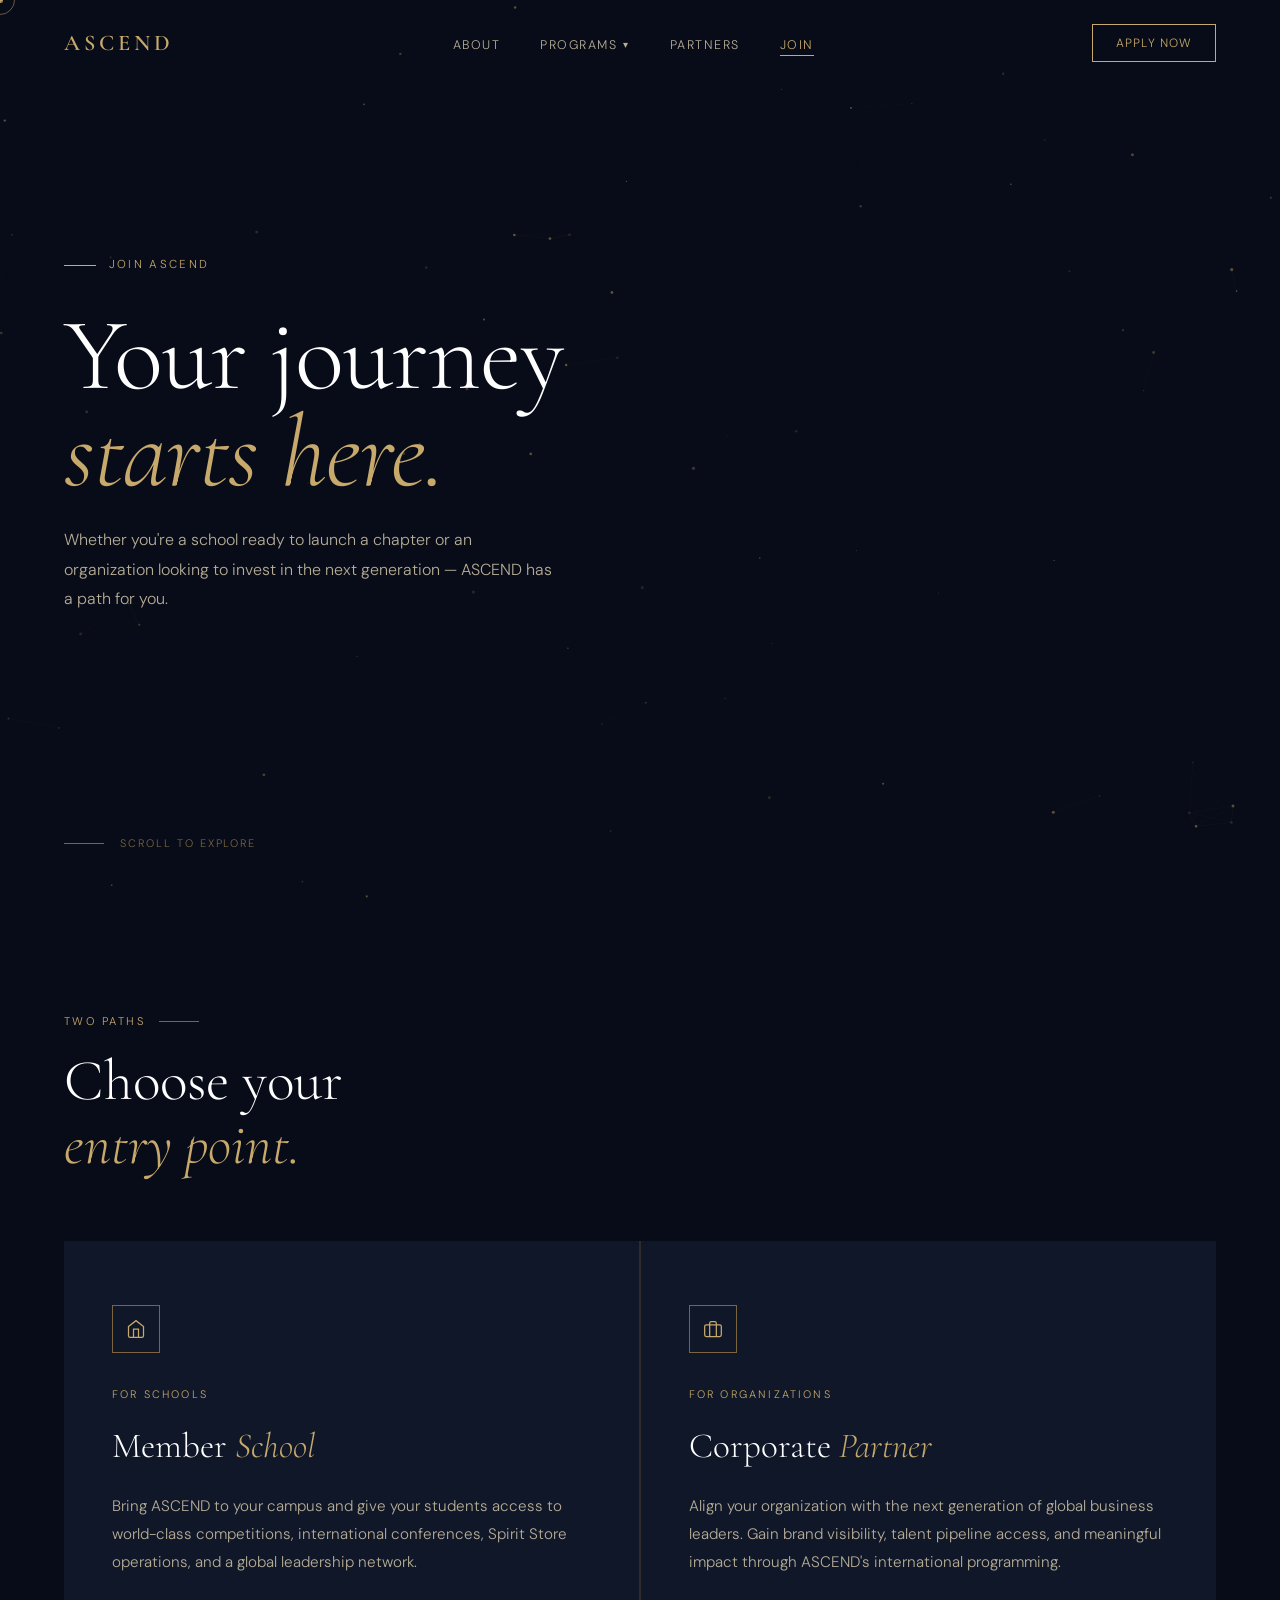
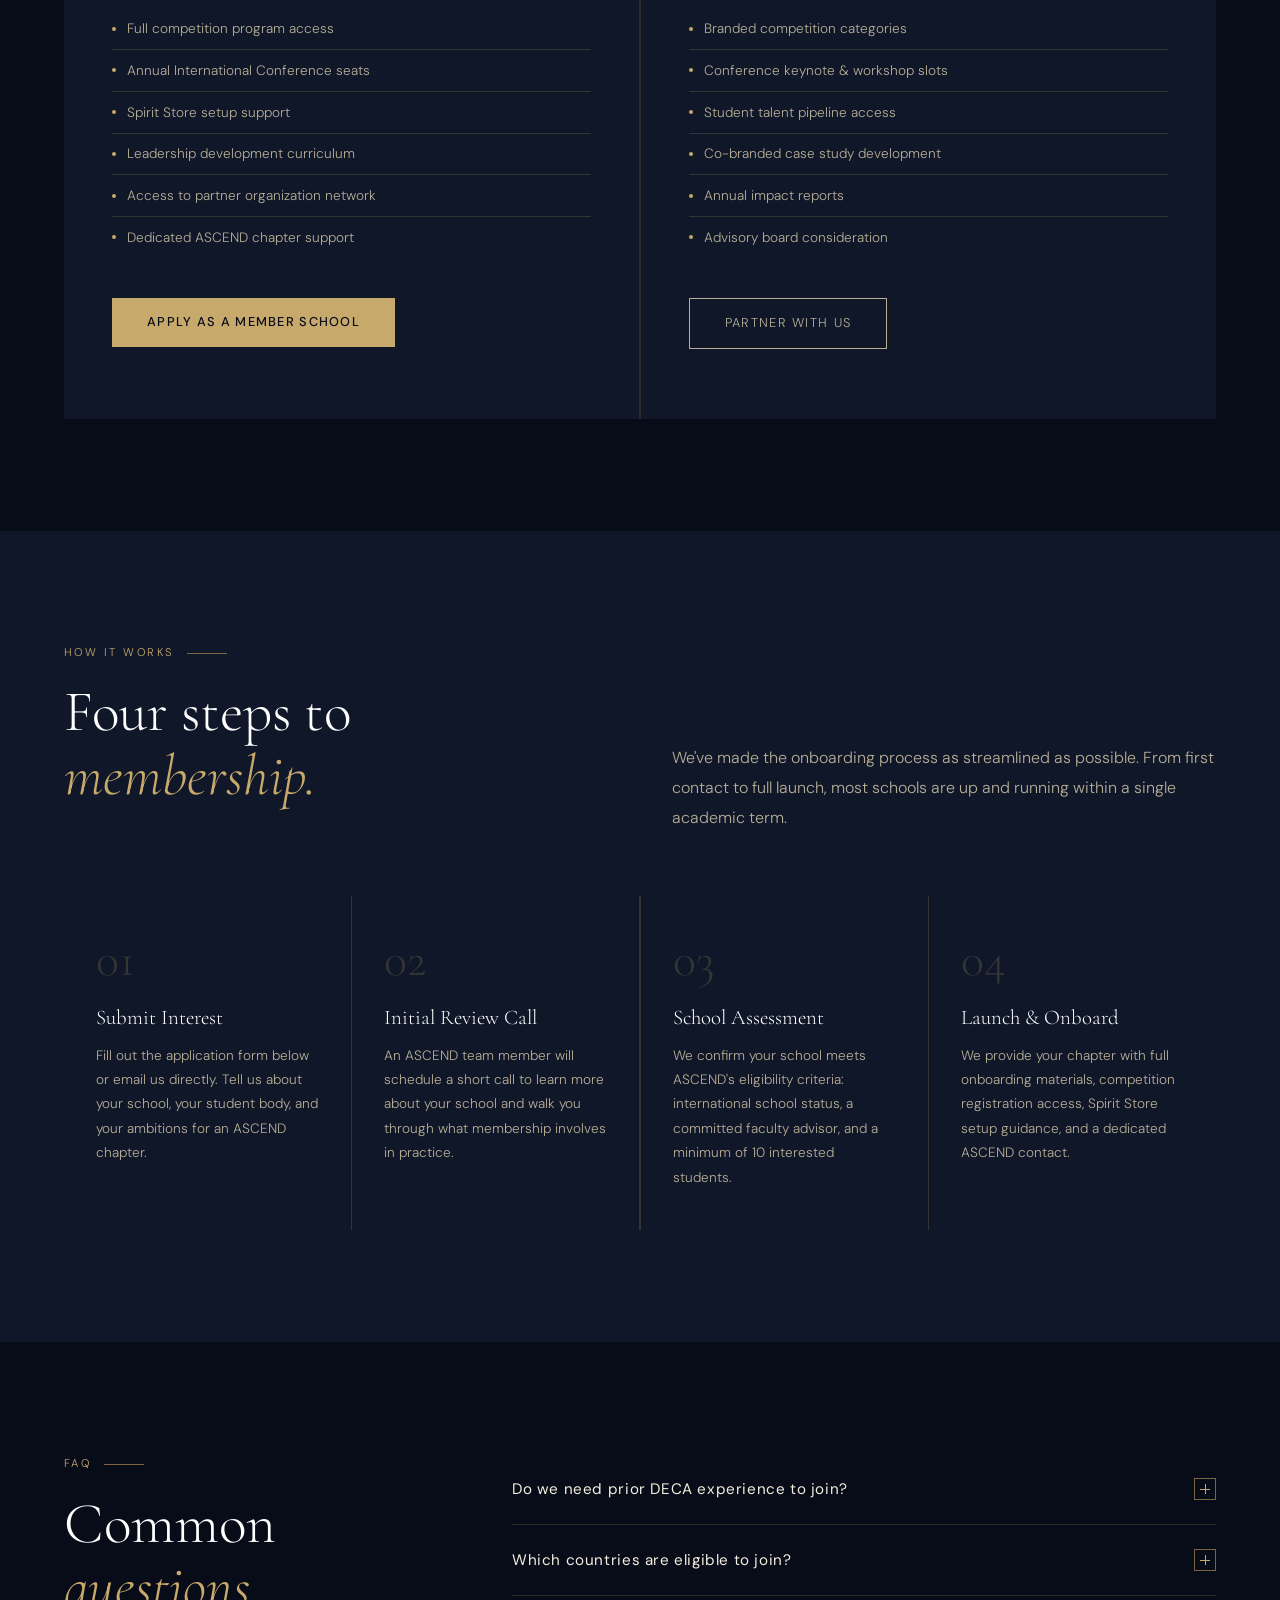
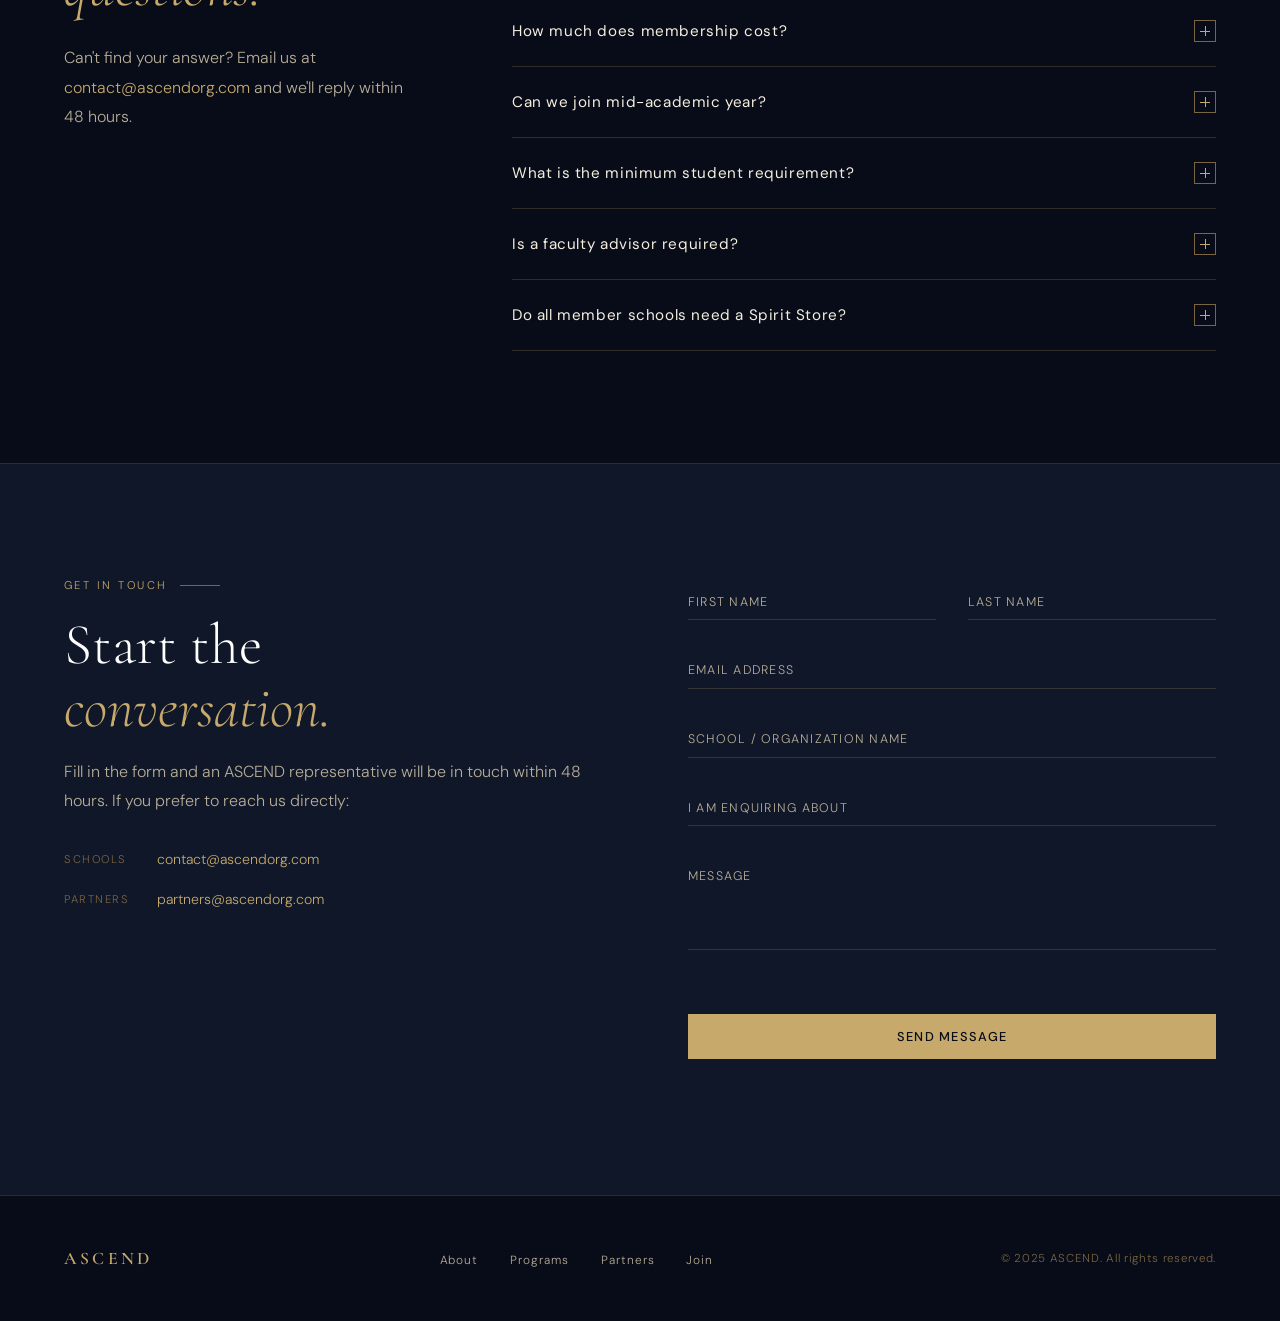
<file: join.html>
<!DOCTYPE html>
<html lang="en">
<head>
<meta charset="UTF-8">
<meta name="viewport" content="width=device-width, initial-scale=1.0">
<title>Join — ASCEND</title>
<link rel="preconnect" href="https://fonts.googleapis.com">
<link href="https://fonts.googleapis.com/css2?family=Cormorant+Garamond:ital,wght@0,300;0,400;0,500;0,600;1,300;1,400&family=DM+Sans:wght@300;400;500&display=swap" rel="stylesheet">
<link rel="stylesheet" href="css/main.css">
<style>
  /* ─── TRACKS ─── */
  #tracks { padding: 7rem 5%; }
  .tracks-header { margin-bottom: 4rem; }
  .tracks-grid {
    display: grid; grid-template-columns: 1fr 1fr;
    gap: 1.5px; background: var(--border);
  }
  .track-card {
    background: var(--navy-mid);
    padding: 4rem 3rem;
    position: relative; overflow: hidden;
    transition: background 0.4s;
  }
  .track-card:hover { background: var(--navy-light); }
  .track-card::after {
    content: '';
    position: absolute; top: 0; left: 0;
    width: 2px; height: 0%;
    background: var(--gold);
    transition: height 0.5s var(--ease);
  }
  .track-card:hover::after { height: 100%; }
  .track-icon {
    width: 48px; height: 48px;
    border: 0.5px solid var(--gold-dim);
    display: flex; align-items: center; justify-content: center;
    margin-bottom: 2rem;
  }
  .track-icon svg { width: 20px; height: 20px; stroke: var(--gold); fill: none; stroke-width: 1.5; }
  .track-label { font-size: 0.68rem; letter-spacing: 0.2em; text-transform: uppercase; color: var(--gold); margin-bottom: 0.8rem; }
  .track-title { font-family: 'Cormorant Garamond', serif; font-size: 2.2rem; font-weight: 300; color: var(--white); margin-bottom: 1rem; }
  .track-title em { font-style: italic; color: var(--gold); }
  .track-desc { color: var(--cream-dim); font-size: 0.95rem; line-height: 1.85; margin-bottom: 2rem; }
  .track-perks { list-style: none; margin-bottom: 2.5rem; }
  .track-perks li {
    font-size: 0.85rem; color: var(--cream-dim);
    padding: 0.55rem 0; border-bottom: 0.5px solid var(--border);
    display: flex; align-items: center; gap: 0.7rem;
  }
  .track-perks li:last-child { border-bottom: none; }
  .track-perks li::before { content: ''; display: block; width: 4px; height: 4px; border-radius: 50%; background: var(--gold); flex-shrink: 0; }

  /* ─── PROCESS ─── */
  #process { background: var(--navy-mid); padding: 7rem 5%; }
  .process-header { display: grid; grid-template-columns: 1fr 1fr; gap: 4rem; align-items: end; margin-bottom: 4rem; }
  .process-lead { color: var(--cream-dim); font-size: 1rem; line-height: 1.85; }
  .steps-grid {
    display: grid; grid-template-columns: repeat(4, 1fr);
    gap: 1.5px; background: var(--border);
  }
  .step {
    background: var(--navy-mid); padding: 2.5rem 2rem;
    transition: background 0.4s;
  }
  .step:hover { background: var(--navy-light); }
  .step-num {
    font-family: 'Cormorant Garamond', serif; font-size: 3rem; font-weight: 300;
    color: rgba(198,169,107,0.2); line-height: 1; margin-bottom: 1rem;
  }
  .step-title { font-family: 'Cormorant Garamond', serif; font-size: 1.3rem; color: var(--white); margin-bottom: 0.5rem; }
  .step-text { font-size: 0.85rem; color: var(--cream-dim); line-height: 1.8; }

  /* ─── FAQ ─── */
  #faq { padding: 7rem 5%; }
  .faq-layout { display: grid; grid-template-columns: 1fr 2fr; gap: 6rem; align-items: start; }
  .faq-intro p { color: var(--cream-dim); font-size: 1rem; line-height: 1.85; margin-top: 1rem; }

  /* ─── FORM ─── */
  #contact-form { background: var(--navy-mid); padding: 7rem 5%; }
  .form-layout { display: grid; grid-template-columns: 1fr 1fr; gap: 6rem; align-items: start; }
  .form-side h2 { margin-bottom: 1rem; }
  .form-side p { color: var(--cream-dim); font-size: 1rem; line-height: 1.85; margin-bottom: 2rem; }
  .form-contact-item { display: flex; align-items: center; gap: 0.8rem; margin-bottom: 1rem; }
  .form-contact-label { font-size: 0.7rem; letter-spacing: 0.14em; text-transform: uppercase; color: var(--gold-dim); width: 80px; flex-shrink: 0; }
  .form-contact-val { font-size: 0.88rem; color: var(--cream-dim); }
  .form-contact-val a { color: var(--gold); text-decoration: none; }
  .contact-form-grid { display: grid; grid-template-columns: 1fr 1fr; gap: 0 2rem; }
  .contact-form-grid .form-group.full { grid-column: 1 / -1; }
  .form-submit { margin-top: 2rem; }
  .form-note { margin-top: 1rem; font-size: 0.75rem; color: var(--gold-dim); letter-spacing: 0.06em; }

  @media (max-width: 900px) {
    .tracks-grid { grid-template-columns: 1fr; }
    .process-header { grid-template-columns: 1fr; gap: 1.5rem; }
    .steps-grid { grid-template-columns: repeat(2, 1fr); }
    .faq-layout { grid-template-columns: 1fr; gap: 3rem; }
    .form-layout { grid-template-columns: 1fr; gap: 3.5rem; }
    .contact-form-grid { grid-template-columns: 1fr; }
  }
  @media (max-width: 640px) {
    .steps-grid { grid-template-columns: 1fr; }
  }
</style>
</head>
<body>

<div id="site-overlay"><div class="overlay-logo">ASCEND</div></div>
<div id="scroll-progress"></div>

<nav id="navbar">
  <a class="nav-logo" href="index.html">ASCEND</a>
  <ul class="nav-links">
    <li><a href="about.html">About</a></li>
    <li class="has-dropdown">
      <a href="#">Programs</a>
      <div class="nav-dropdown">
        <a href="programs/competitions.html">Business Competitions <span class="dd-num">01</span></a>
        <a href="programs/conferences.html">International Conferences <span class="dd-num">02</span></a>
        <a href="programs/spirit-store.html">Spirit Store <span class="dd-num">03</span></a>
        <a href="programs/leadership.html">Leadership Development <span class="dd-num">04</span></a>
      </div>
    </li>
    <li><a href="partners.html">Partners</a></li>
    <li><a href="join.html" class="active">Join</a></li>
  </ul>
  <a class="nav-cta" href="join.html">Apply Now</a>
  <div class="nav-hamburger" id="hamburger"><span></span><span></span><span></span></div>
</nav>
<div class="mobile-nav" id="mobileNav">
  <a href="about.html">About</a>
  <a href="programs/competitions.html">Competitions</a>
  <a href="programs/conferences.html">Conferences</a>
  <a href="programs/spirit-store.html">Spirit Store</a>
  <a href="programs/leadership.html">Leadership</a>
  <div class="mobile-divider"></div>
  <a href="partners.html">Partners</a>
  <a href="join.html" class="mobile-cta">Apply Now</a>
</div>

<!-- HERO -->
<section class="page-hero">
  <canvas class="hero-canvas"></canvas>
  <div class="hero-content" style="animation: fadeUp 1s 0.3s both">
    <div class="hero-tag">Join ASCEND</div>
    <h1>Your journey<br><em>starts here.</em></h1>
    <p class="hero-sub">Whether you're a school ready to launch a chapter or an organization looking to invest in the next generation — ASCEND has a path for you.</p>
  </div>
  <div class="hero-scroll"><span class="scroll-line"></span>Scroll to explore</div>
</section>

<!-- TRACKS -->
<section id="tracks">
  <div class="tracks-header reveal">
    <div class="section-label">Two Paths</div>
    <h2>Choose your<br><em>entry point.</em></h2>
  </div>
  <div class="tracks-grid">
    <div class="track-card reveal">
      <div class="track-icon">
        <svg viewBox="0 0 24 24"><path d="M3 9l9-7 9 7v11a2 2 0 0 1-2 2H5a2 2 0 0 1-2-2z"></path><polyline points="9 22 9 12 15 12 15 22"></polyline></svg>
      </div>
      <div class="track-label">For Schools</div>
      <div class="track-title">Member <em>School</em></div>
      <p class="track-desc">Bring ASCEND to your campus and give your students access to world-class competitions, international conferences, Spirit Store operations, and a global leadership network.</p>
      <ul class="track-perks">
        <li>Full competition program access</li>
        <li>Annual International Conference seats</li>
        <li>Spirit Store setup support</li>
        <li>Leadership development curriculum</li>
        <li>Access to partner organization network</li>
        <li>Dedicated ASCEND chapter support</li>
      </ul>
      <a class="btn-primary" href="#contact-form" data-magnetic>Apply as a Member School</a>
    </div>
    <div class="track-card reveal" data-delay="200">
      <div class="track-icon">
        <svg viewBox="0 0 24 24"><rect x="2" y="7" width="20" height="14" rx="2" ry="2"></rect><path d="M16 21V5a2 2 0 0 0-2-2h-4a2 2 0 0 0-2 2v16"></path></svg>
      </div>
      <div class="track-label">For Organizations</div>
      <div class="track-title">Corporate <em>Partner</em></div>
      <p class="track-desc">Align your organization with the next generation of global business leaders. Gain brand visibility, talent pipeline access, and meaningful impact through ASCEND's international programming.</p>
      <ul class="track-perks">
        <li>Branded competition categories</li>
        <li>Conference keynote &amp; workshop slots</li>
        <li>Student talent pipeline access</li>
        <li>Co-branded case study development</li>
        <li>Annual impact reports</li>
        <li>Advisory board consideration</li>
      </ul>
      <a class="btn-outline" href="mailto:partners@ascendorg.com">Partner With Us</a>
    </div>
  </div>
</section>

<div class="divider"></div>

<!-- PROCESS -->
<section id="process">
  <div class="process-header reveal">
    <div>
      <div class="section-label">How It Works</div>
      <h2>Four steps to<br><em>membership.</em></h2>
    </div>
    <p class="process-lead">We've made the onboarding process as streamlined as possible. From first contact to full launch, most schools are up and running within a single academic term.</p>
  </div>
  <div class="steps-grid reveal">
    <div class="step">
      <div class="step-num">01</div>
      <div class="step-title">Submit Interest</div>
      <p class="step-text">Fill out the application form below or email us directly. Tell us about your school, your student body, and your ambitions for an ASCEND chapter.</p>
    </div>
    <div class="step">
      <div class="step-num">02</div>
      <div class="step-title">Initial Review Call</div>
      <p class="step-text">An ASCEND team member will schedule a short call to learn more about your school and walk you through what membership involves in practice.</p>
    </div>
    <div class="step">
      <div class="step-num">03</div>
      <div class="step-title">School Assessment</div>
      <p class="step-text">We confirm your school meets ASCEND's eligibility criteria: international school status, a committed faculty advisor, and a minimum of 10 interested students.</p>
    </div>
    <div class="step">
      <div class="step-num">04</div>
      <div class="step-title">Launch &amp; Onboard</div>
      <p class="step-text">We provide your chapter with full onboarding materials, competition registration access, Spirit Store setup guidance, and a dedicated ASCEND contact.</p>
    </div>
  </div>
</section>

<!-- FAQ -->
<section id="faq">
  <div class="faq-layout">
    <div class="faq-intro reveal-l">
      <div class="section-label">FAQ</div>
      <h2>Common<br><em>questions.</em></h2>
      <p>Can't find your answer? Email us at <a href="mailto:contact@ascendorg.com" style="color:var(--gold);text-decoration:none;">contact@ascendorg.com</a> and we'll reply within 48 hours.</p>
    </div>
    <div class="faq-list reveal-r">
      <div class="accordion-item">
        <button class="accordion-btn">Do we need prior DECA experience to join?<span class="accordion-icon"></span></button>
        <div class="accordion-body"><div class="accordion-body-inner">Absolutely not. ASCEND is designed as a standalone organization — you don't need any prior DECA membership, familiarity with their formats, or existing business club infrastructure. We onboard schools from scratch and provide everything you need.</div></div>
      </div>
      <div class="accordion-item">
        <button class="accordion-btn">Which countries are eligible to join?<span class="accordion-icon"></span></button>
        <div class="accordion-body"><div class="accordion-body-inner">ASCEND is open to international schools in any country. We currently have member schools across Asia, Europe, and the Middle East, and we are actively expanding. If your school is internationally accredited and has a motivated student body, you qualify.</div></div>
      </div>
      <div class="accordion-item">
        <button class="accordion-btn">How much does membership cost?<span class="accordion-icon"></span></button>
        <div class="accordion-body"><div class="accordion-body-inner">Membership fees are tiered based on school size and regional context. We believe in accessible pricing and work with schools individually to find an arrangement that makes sense. Contact us for a detailed fee structure and we'll provide a transparent breakdown.</div></div>
      </div>
      <div class="accordion-item">
        <button class="accordion-btn">Can we join mid-academic year?<span class="accordion-icon"></span></button>
        <div class="accordion-body"><div class="accordion-body-inner">Yes. While the ideal onboarding window aligns with the start of an academic year, we accept applications year-round. Mid-year joiners may not be eligible for the current competition season but will be fully set up for the following cycle.</div></div>
      </div>
      <div class="accordion-item">
        <button class="accordion-btn">What is the minimum student requirement?<span class="accordion-icon"></span></button>
        <div class="accordion-body"><div class="accordion-body-inner">We ask that member schools have at least 10 committed student members to launch a chapter. This ensures a viable team for competitions and Spirit Store operations. There is no upper limit — the larger your chapter, the more you can achieve.</div></div>
      </div>
      <div class="accordion-item">
        <button class="accordion-btn">Is a faculty advisor required?<span class="accordion-icon"></span></button>
        <div class="accordion-body"><div class="accordion-body-inner">Yes. Each ASCEND chapter requires a faculty advisor — a teacher or administrator who provides oversight and supports the student leadership team. The advisor does not need to have a business background; enthusiasm and availability are what matter most.</div></div>
      </div>
      <div class="accordion-item">
        <button class="accordion-btn">Do all member schools need a Spirit Store?<span class="accordion-icon"></span></button>
        <div class="accordion-body"><div class="accordion-body-inner">The Spirit Store is a core ASCEND program and strongly encouraged for all member schools. We understand that some schools face space or logistical constraints, and we work with chapters to find an appropriate implementation that still delivers the real-world commerce experience ASCEND is known for.</div></div>
      </div>
    </div>
  </div>
</section>

<div class="divider"></div>

<!-- CONTACT FORM -->
<section id="contact-form">
  <div class="form-layout">
    <div class="form-side reveal-l">
      <div class="section-label">Get In Touch</div>
      <h2>Start the<br><em>conversation.</em></h2>
      <p>Fill in the form and an ASCEND representative will be in touch within 48 hours. If you prefer to reach us directly:</p>
      <div class="form-contact-item">
        <span class="form-contact-label">Schools</span>
        <span class="form-contact-val"><a href="mailto:contact@ascendorg.com">contact@ascendorg.com</a></span>
      </div>
      <div class="form-contact-item">
        <span class="form-contact-label">Partners</span>
        <span class="form-contact-val"><a href="mailto:partners@ascendorg.com">partners@ascendorg.com</a></span>
      </div>
    </div>
    <div class="reveal-r">
      <form class="contact-form-grid" onsubmit="handleSubmit(event)">
        <div class="form-group">
          <input type="text" id="fname" placeholder=" " required>
          <label class="form-label" for="fname">First Name</label>
          <span class="form-line"></span>
        </div>
        <div class="form-group">
          <input type="text" id="lname" placeholder=" " required>
          <label class="form-label" for="lname">Last Name</label>
          <span class="form-line"></span>
        </div>
        <div class="form-group full">
          <input type="email" id="email" placeholder=" " required>
          <label class="form-label" for="email">Email Address</label>
          <span class="form-line"></span>
        </div>
        <div class="form-group full">
          <input type="text" id="school" placeholder=" ">
          <label class="form-label" for="school">School / Organization Name</label>
          <span class="form-line"></span>
        </div>
        <div class="form-group full">
          <select id="interest" required>
            <option value="" disabled selected hidden></option>
            <option value="school">Member School Application</option>
            <option value="partner">Corporate Partnership</option>
            <option value="media">Media Enquiry</option>
            <option value="other">Other</option>
          </select>
          <label class="form-label" for="interest">I am enquiring about</label>
          <span class="form-line"></span>
        </div>
        <div class="form-group full">
          <textarea id="message" placeholder=" " rows="4"></textarea>
          <label class="form-label" for="message">Message</label>
          <span class="form-line"></span>
        </div>
        <div class="form-group full form-submit">
          <button type="submit" class="btn-primary" data-magnetic style="width:100%;border:none;cursor:pointer;" id="submit-btn">Send Message</button>
          <p class="form-note" id="form-note" style="display:none;color:var(--gold);">✓ Message sent. We'll be in touch within 48 hours.</p>
        </div>
      </form>
    </div>
  </div>
</section>

<!-- FOOTER -->
<footer>
  <a href="index.html" class="footer-logo">ASCEND</a>
  <ul class="footer-links">
    <li><a href="about.html">About</a></li>
    <li><a href="programs/competitions.html">Programs</a></li>
    <li><a href="partners.html">Partners</a></li>
    <li><a href="join.html">Join</a></li>
  </ul>
  <div class="footer-copy">© 2025 ASCEND. All rights reserved.</div>
</footer>

<script src="js/main.js"></script>
<script>
  function handleSubmit(e) {
    e.preventDefault();
    const btn  = document.getElementById('submit-btn');
    const note = document.getElementById('form-note');
    btn.textContent = 'Sending…';
    btn.style.opacity = '0.7';
    setTimeout(() => {
      btn.textContent = 'Sent';
      btn.style.background = 'var(--gold-dim)';
      note.style.display = 'block';
      e.target.querySelectorAll('input, select, textarea').forEach(el => el.disabled = true);
    }, 900);
  }
</script>
</body>
</html>
</file>
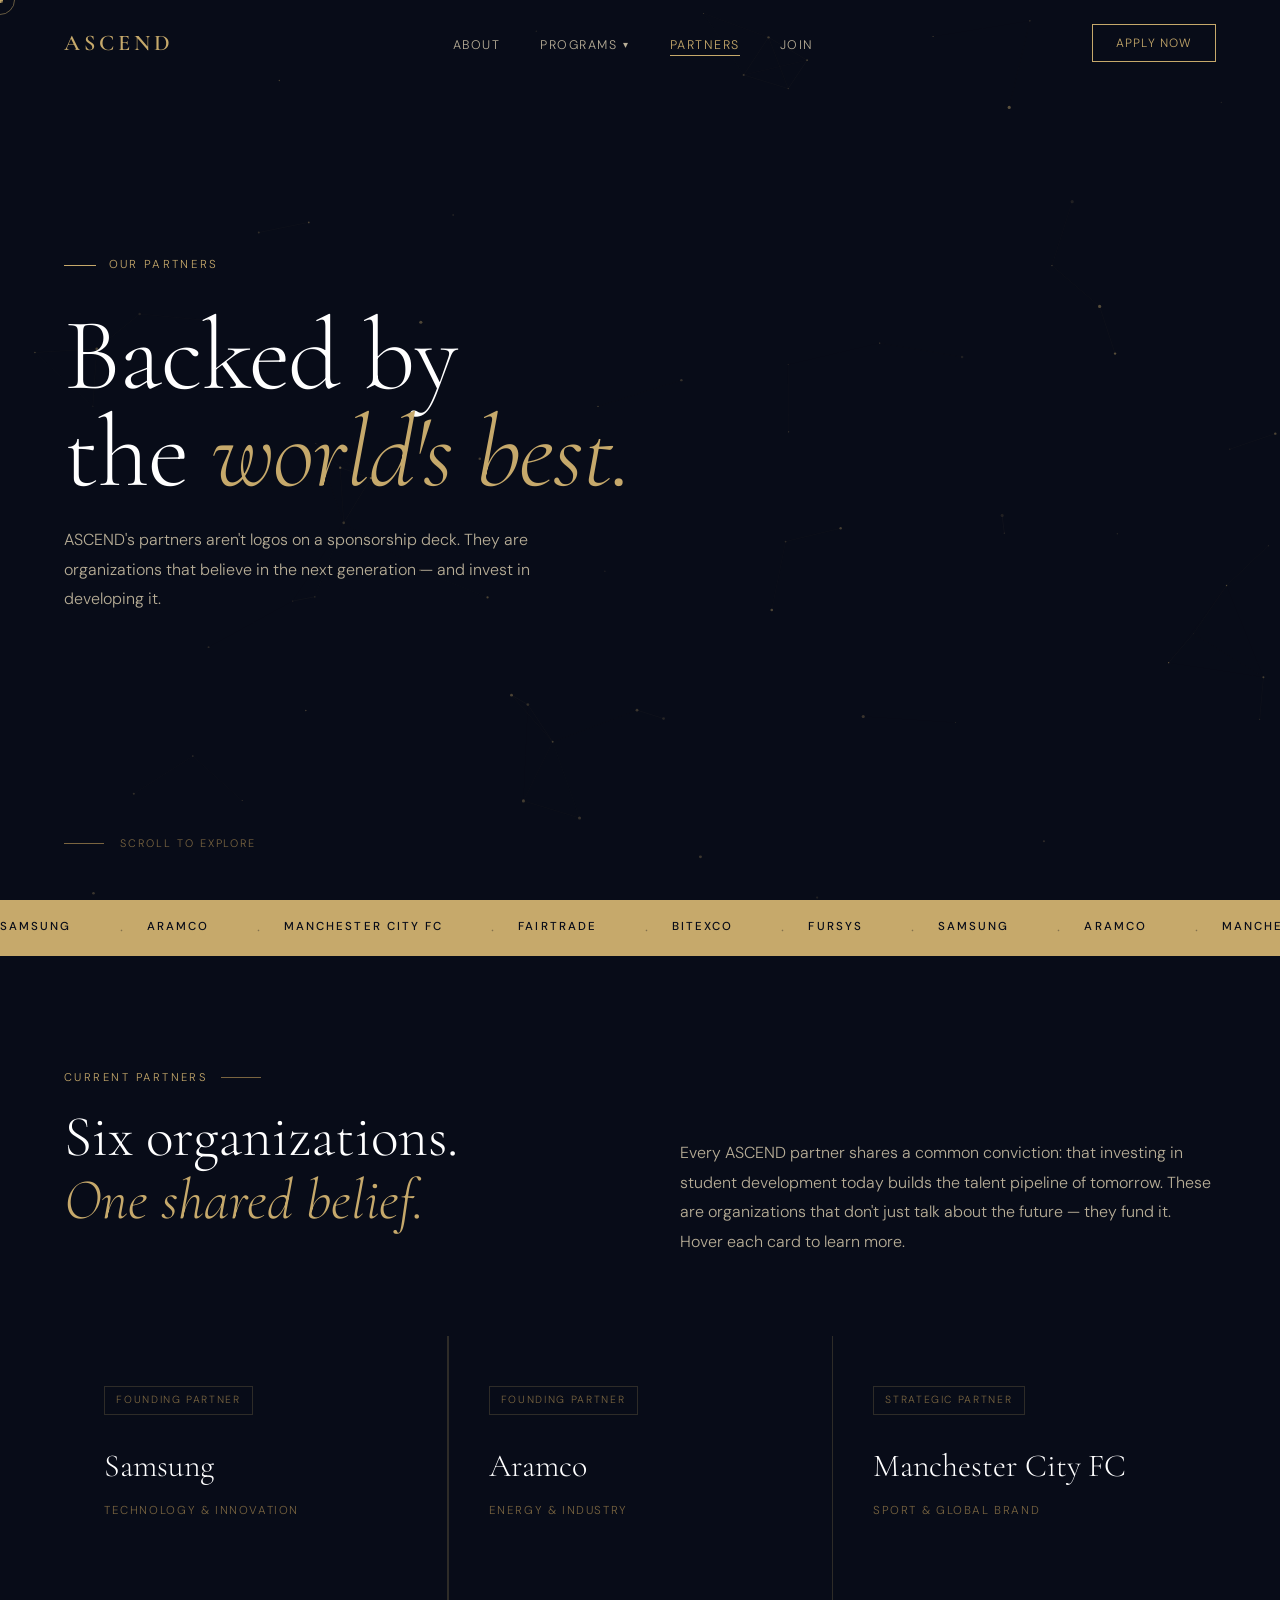
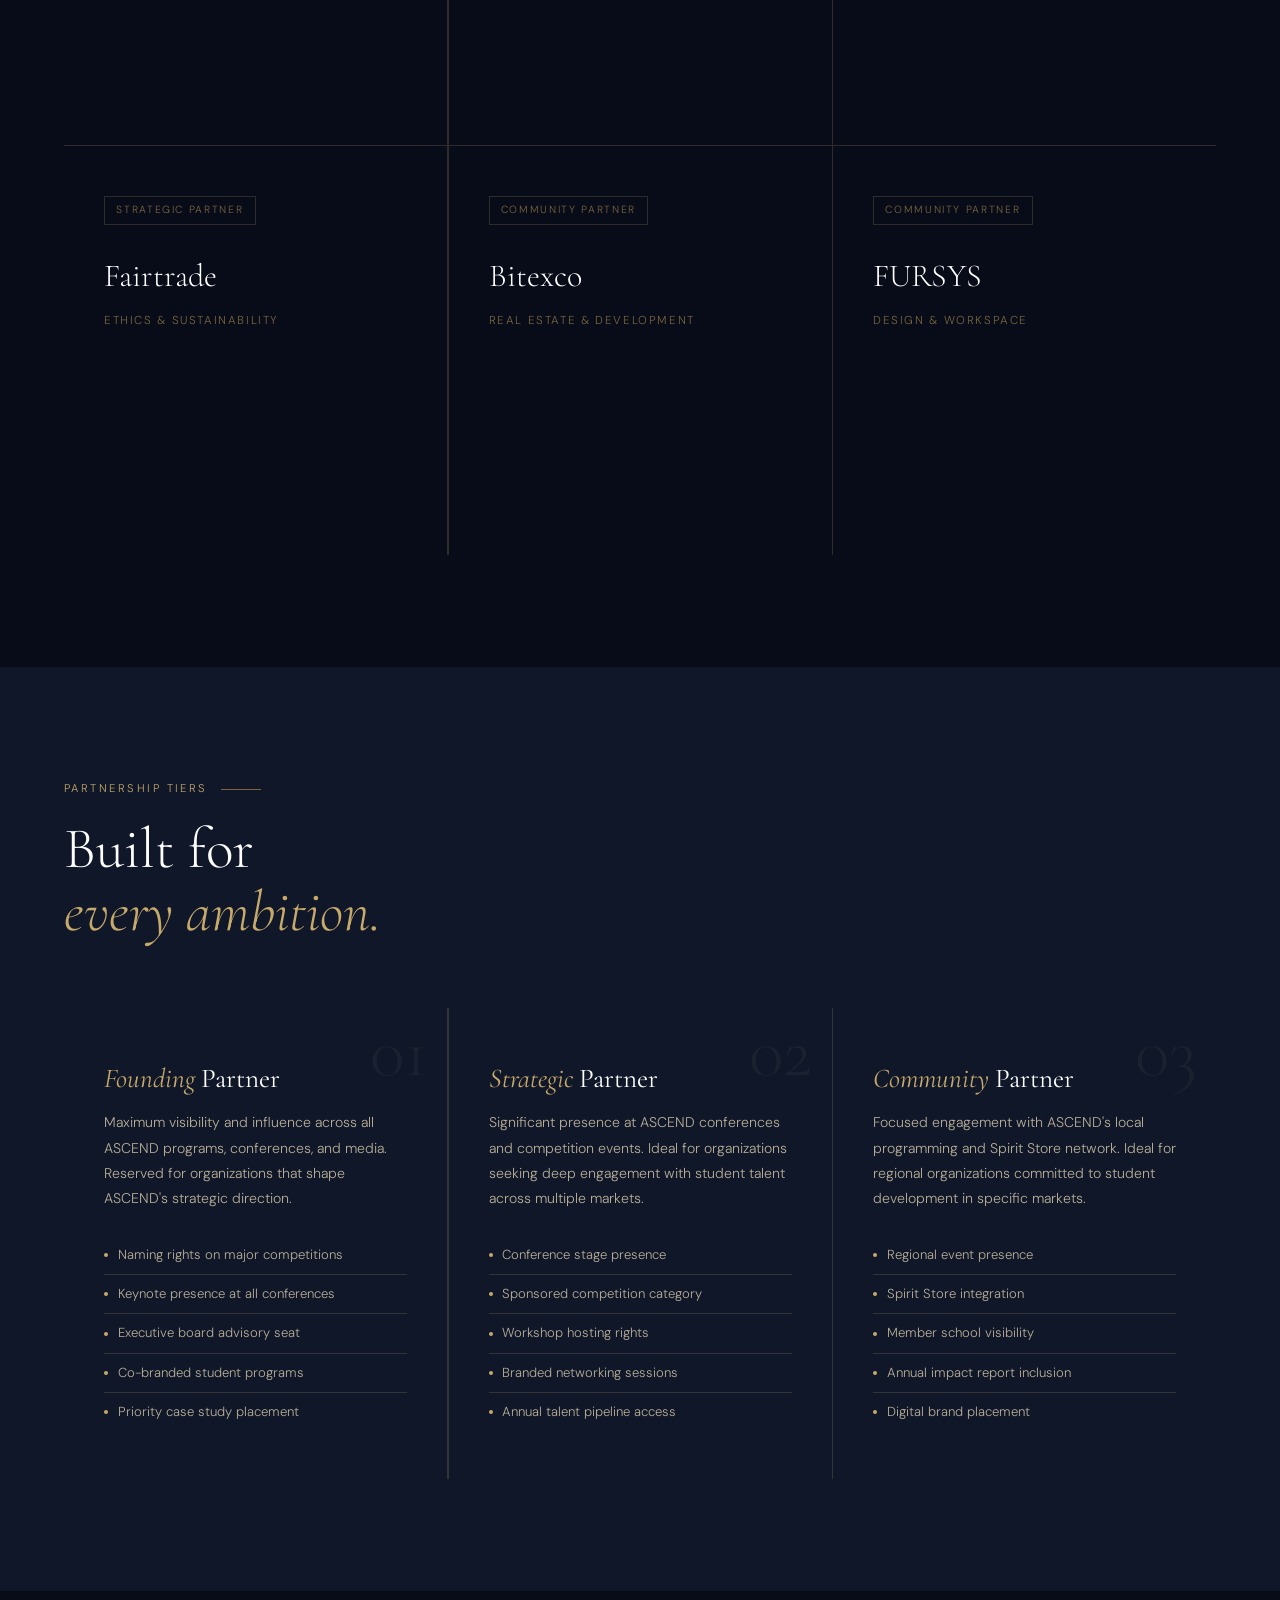
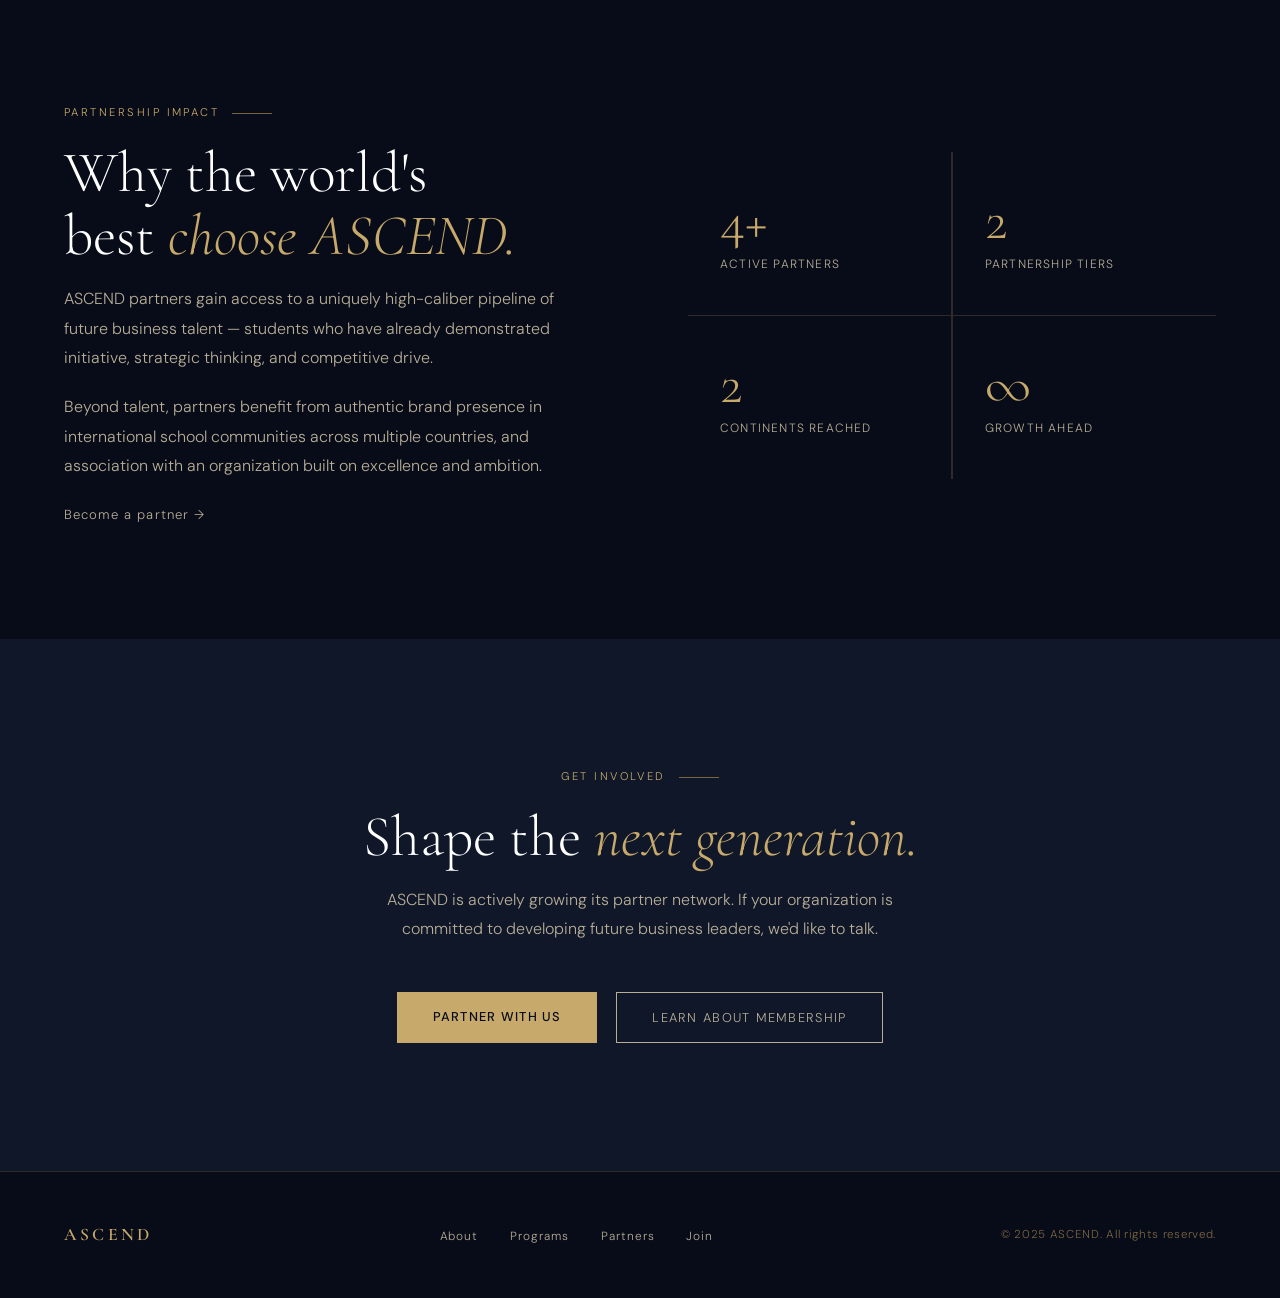
<file: partners.html>
<!DOCTYPE html>
<html lang="en">
<head>
<meta charset="UTF-8">
<meta name="viewport" content="width=device-width, initial-scale=1.0">
<title>Partners — ASCEND</title>
<link rel="preconnect" href="https://fonts.googleapis.com">
<link href="https://fonts.googleapis.com/css2?family=Cormorant+Garamond:ital,wght@0,300;0,400;0,500;0,600;1,300;1,400&family=DM+Sans:wght@300;400;500&display=swap" rel="stylesheet">
<link rel="stylesheet" href="css/main.css">
<style>
  /* ─── PARTNERS GRID ─── */
  #partners-main { padding: 7rem 5%; }
  .partners-intro-row {
    display: grid; grid-template-columns: 1fr 1fr;
    gap: 5rem; align-items: end; margin-bottom: 5rem;
  }
  .partners-lead { color: var(--cream-dim); font-size: 1rem; line-height: 1.85; }

  .partner-full-grid {
    display: grid; grid-template-columns: repeat(3, 1fr);
    gap: 1.5px; background: var(--border);
  }
  .partner-full-cell {
    background: var(--navy);
    padding: 3rem 2.5rem;
    position: relative; overflow: hidden;
    cursor: default;
    transition: background 0.4s;
  }
  .partner-full-cell:hover { background: var(--navy-light); }
  .partner-full-cell::before {
    content: '';
    position: absolute; bottom: 0; left: 0;
    width: 0; height: 1.5px;
    background: var(--gold);
    transition: width 0.5s var(--ease);
  }
  .partner-full-cell:hover::before { width: 100%; }
  .partner-badge {
    display: inline-flex;
    padding: 0.3rem 0.7rem;
    border: 0.5px solid var(--border);
    font-size: 0.65rem; letter-spacing: 0.16em; text-transform: uppercase;
    color: var(--gold-dim);
    margin-bottom: 1.5rem;
  }
  .partner-full-name {
    font-family: 'Cormorant Garamond', serif;
    font-size: 2rem; font-weight: 300;
    color: var(--white); margin-bottom: 0.5rem;
  }
  .partner-full-industry {
    font-size: 0.72rem; letter-spacing: 0.14em; text-transform: uppercase;
    color: var(--gold-dim); margin-bottom: 1.5rem;
  }
  .partner-full-desc {
    font-size: 0.88rem; color: var(--cream-dim); line-height: 1.8;
    opacity: 0; transform: translateY(8px);
    transition: opacity 0.4s var(--ease), transform 0.4s var(--ease);
  }
  .partner-full-cell:hover .partner-full-desc { opacity: 1; transform: none; }

  /* ─── TIERS ─── */
  #tiers { background: var(--navy-mid); padding: 7rem 5%; }
  .tiers-header { margin-bottom: 4rem; }
  .tiers-grid {
    display: grid; grid-template-columns: repeat(3, 1fr);
    gap: 1.5px; background: var(--border);
  }
  .tier-card {
    background: var(--navy-mid);
    padding: 3rem 2.5rem;
    position: relative; overflow: hidden;
    transition: background 0.4s;
  }
  .tier-card:hover { background: var(--navy-light); }
  .tier-rank {
    font-family: 'Cormorant Garamond', serif;
    font-size: 4.5rem; font-weight: 300;
    color: rgba(198,169,107,0.07);
    position: absolute; top: 0.5rem; right: 1.2rem;
    line-height: 1; user-select: none;
    transition: color 0.4s;
  }
  .tier-card:hover .tier-rank { color: rgba(198,169,107,0.14); }
  .tier-name {
    font-family: 'Cormorant Garamond', serif;
    font-size: 1.7rem; font-weight: 400;
    color: var(--white); margin-bottom: 0.5rem;
  }
  .tier-name em { font-style: italic; color: var(--gold); }
  .tier-desc { font-size: 0.88rem; color: var(--cream-dim); line-height: 1.8; margin-bottom: 1.5rem; }
  .tier-perks { list-style: none; }
  .tier-perks li {
    font-size: 0.82rem; color: var(--cream-dim);
    padding: 0.5rem 0;
    border-bottom: 0.5px solid var(--border);
    display: flex; align-items: center; gap: 0.6rem;
  }
  .tier-perks li:last-child { border-bottom: none; }
  .tier-perks li::before {
    content: '';
    display: block; width: 4px; height: 4px;
    border-radius: 50%; background: var(--gold);
    flex-shrink: 0;
  }

  /* ─── IMPACT ─── */
  #impact { padding: 7rem 5%; }
  .impact-layout {
    display: grid; grid-template-columns: 1fr 1fr;
    gap: 6rem; align-items: center;
  }
  .impact-text h2 { margin-bottom: 1rem; }
  .impact-text p { color: var(--cream-dim); font-size: 1rem; line-height: 1.85; margin-bottom: 1.2rem; }
  .impact-stats {
    display: grid; grid-template-columns: 1fr 1fr;
    gap: 1.5px; background: var(--border);
  }

  /* ─── PARTNER CTA ─── */
  #partner-cta {
    background: var(--navy-mid); padding: 8rem 5%; text-align: center;
  }
  #partner-cta h2 { margin-bottom: 1rem; }
  #partner-cta p { color: var(--cream-dim); max-width: 520px; margin: 0 auto 3rem; font-size: 1rem; line-height: 1.85; }

  @media (max-width: 900px) {
    .partners-intro-row { grid-template-columns: 1fr; gap: 2.5rem; }
    .partner-full-grid { grid-template-columns: repeat(2, 1fr); }
    .tiers-grid { grid-template-columns: 1fr; }
    .impact-layout { grid-template-columns: 1fr; gap: 3.5rem; }
    .impact-stats { grid-template-columns: repeat(2, 1fr); }
    .partner-full-desc { opacity: 1; transform: none; }
  }
  @media (max-width: 640px) {
    .partner-full-grid { grid-template-columns: 1fr; }
  }
</style>
</head>
<body>

<div id="site-overlay"><div class="overlay-logo">ASCEND</div></div>
<div id="scroll-progress"></div>

<nav id="navbar">
  <a class="nav-logo" href="index.html">ASCEND</a>
  <ul class="nav-links">
    <li><a href="about.html">About</a></li>
    <li class="has-dropdown">
      <a href="#">Programs</a>
      <div class="nav-dropdown">
        <a href="programs/competitions.html">Business Competitions <span class="dd-num">01</span></a>
        <a href="programs/conferences.html">International Conferences <span class="dd-num">02</span></a>
        <a href="programs/spirit-store.html">Spirit Store <span class="dd-num">03</span></a>
        <a href="programs/leadership.html">Leadership Development <span class="dd-num">04</span></a>
      </div>
    </li>
    <li><a href="partners.html" class="active">Partners</a></li>
    <li><a href="join.html">Join</a></li>
  </ul>
  <a class="nav-cta" href="join.html">Apply Now</a>
  <div class="nav-hamburger" id="hamburger"><span></span><span></span><span></span></div>
</nav>
<div class="mobile-nav" id="mobileNav">
  <a href="about.html">About</a>
  <a href="programs/competitions.html">Competitions</a>
  <a href="programs/conferences.html">Conferences</a>
  <a href="programs/spirit-store.html">Spirit Store</a>
  <a href="programs/leadership.html">Leadership</a>
  <div class="mobile-divider"></div>
  <a href="partners.html">Partners</a>
  <a href="join.html" class="mobile-cta">Apply Now</a>
</div>

<!-- HERO -->
<section class="page-hero">
  <canvas class="hero-canvas"></canvas>
  <div class="hero-content" style="animation: fadeUp 1s 0.3s both">
    <div class="hero-tag">Our Partners</div>
    <h1>Backed by<br>the <em>world's best.</em></h1>
    <p class="hero-sub">ASCEND's partners aren't logos on a sponsorship deck. They are organizations that believe in the next generation — and invest in developing it.</p>
  </div>
  <div class="hero-scroll"><span class="scroll-line"></span>Scroll to explore</div>
</section>

<!-- TICKER -->
<div class="ticker" aria-hidden="true">
  <div class="ticker-track">
    <span class="ticker-item">Samsung</span><span class="ticker-dot"> · </span>
    <span class="ticker-item">Aramco</span><span class="ticker-dot"> · </span>
    <span class="ticker-item">Manchester City FC</span><span class="ticker-dot"> · </span>
    <span class="ticker-item">Fairtrade</span><span class="ticker-dot"> · </span>
    <span class="ticker-item">Bitexco</span><span class="ticker-dot"> · </span>
    <span class="ticker-item">FURSYS</span><span class="ticker-dot"> · </span>
    <span class="ticker-item">Samsung</span><span class="ticker-dot"> · </span>
    <span class="ticker-item">Aramco</span><span class="ticker-dot"> · </span>
    <span class="ticker-item">Manchester City FC</span><span class="ticker-dot"> · </span>
    <span class="ticker-item">Fairtrade</span><span class="ticker-dot"> · </span>
    <span class="ticker-item">Bitexco</span><span class="ticker-dot"> · </span>
    <span class="ticker-item">FURSYS</span><span class="ticker-dot"> · </span>
  </div>
</div>

<!-- PARTNERS GRID -->
<section id="partners-main">
  <div class="partners-intro-row reveal">
    <div>
      <div class="section-label">Current Partners</div>
      <h2>Six organizations.<br><em>One shared belief.</em></h2>
    </div>
    <p class="partners-lead">Every ASCEND partner shares a common conviction: that investing in student development today builds the talent pipeline of tomorrow. These are organizations that don't just talk about the future — they fund it. Hover each card to learn more.</p>
  </div>
  <div class="partner-full-grid reveal">
    <div class="partner-full-cell">
      <div class="partner-badge">Founding Partner</div>
      <div class="partner-full-name">Samsung</div>
      <div class="partner-full-industry">Technology &amp; Innovation</div>
      <p class="partner-full-desc">As one of the world's most influential technology conglomerates, Samsung brings its global expertise in innovation and product development to ASCEND competitions and conferences, providing case studies, mentors, and real-world briefs for student participants.</p>
    </div>
    <div class="partner-full-cell">
      <div class="partner-badge">Founding Partner</div>
      <div class="partner-full-name">Aramco</div>
      <div class="partner-full-industry">Energy &amp; Industry</div>
      <p class="partner-full-desc">One of the world's largest energy companies, Aramco partners with ASCEND to expose students to the complexities of global industry, sustainability challenges, and large-scale operations — providing unique case study material and leadership insights.</p>
    </div>
    <div class="partner-full-cell">
      <div class="partner-badge">Strategic Partner</div>
      <div class="partner-full-name">Manchester City FC</div>
      <div class="partner-full-industry">Sport &amp; Global Brand</div>
      <p class="partner-full-desc">Manchester City FC brings the lens of elite sport to ASCEND — demonstrating how world-class branding, commercial strategy, and global audience-building work in practice. A unique perspective on performance culture and international business.</p>
    </div>
    <div class="partner-full-cell">
      <div class="partner-badge">Strategic Partner</div>
      <div class="partner-full-name">Fairtrade</div>
      <div class="partner-full-industry">Ethics &amp; Sustainability</div>
      <p class="partner-full-desc">Fairtrade's partnership grounds ASCEND's commercial programs in ethical thinking. Students explore supply chain integrity, fair trade economics, and the business case for sustainability — critical skills for any future global leader.</p>
    </div>
    <div class="partner-full-cell">
      <div class="partner-badge">Community Partner</div>
      <div class="partner-full-name">Bitexco</div>
      <div class="partner-full-industry">Real Estate &amp; Development</div>
      <p class="partner-full-desc">Bitexco, a leading Vietnamese conglomerate with landmark real estate developments across Asia, brings regional business expertise and a long-term view on development, infrastructure, and emerging market strategy to ASCEND's curriculum.</p>
    </div>
    <div class="partner-full-cell">
      <div class="partner-badge">Community Partner</div>
      <div class="partner-full-name">FURSYS</div>
      <div class="partner-full-industry">Design &amp; Workspace</div>
      <p class="partner-full-desc">FURSYS shapes the physical environments where ASCEND operates — from Spirit Store setups to conference spaces. Their expertise in design thinking and workspace strategy also contributes to ASCEND's broader programming on environment and culture.</p>
    </div>
  </div>
</section>

<div class="divider"></div>

<!-- TIERS -->
<section id="tiers">
  <div class="tiers-header reveal">
    <div class="section-label">Partnership Tiers</div>
    <h2>Built for<br><em>every ambition.</em></h2>
  </div>
  <div class="tiers-grid reveal">
    <div class="tier-card">
      <span class="tier-rank">01</span>
      <div class="tier-name"><em>Founding</em> Partner</div>
      <p class="tier-desc">Maximum visibility and influence across all ASCEND programs, conferences, and media. Reserved for organizations that shape ASCEND's strategic direction.</p>
      <ul class="tier-perks">
        <li>Naming rights on major competitions</li>
        <li>Keynote presence at all conferences</li>
        <li>Executive board advisory seat</li>
        <li>Co-branded student programs</li>
        <li>Priority case study placement</li>
      </ul>
    </div>
    <div class="tier-card">
      <span class="tier-rank">02</span>
      <div class="tier-name"><em>Strategic</em> Partner</div>
      <p class="tier-desc">Significant presence at ASCEND conferences and competition events. Ideal for organizations seeking deep engagement with student talent across multiple markets.</p>
      <ul class="tier-perks">
        <li>Conference stage presence</li>
        <li>Sponsored competition category</li>
        <li>Workshop hosting rights</li>
        <li>Branded networking sessions</li>
        <li>Annual talent pipeline access</li>
      </ul>
    </div>
    <div class="tier-card">
      <span class="tier-rank">03</span>
      <div class="tier-name"><em>Community</em> Partner</div>
      <p class="tier-desc">Focused engagement with ASCEND's local programming and Spirit Store network. Ideal for regional organizations committed to student development in specific markets.</p>
      <ul class="tier-perks">
        <li>Regional event presence</li>
        <li>Spirit Store integration</li>
        <li>Member school visibility</li>
        <li>Annual impact report inclusion</li>
        <li>Digital brand placement</li>
      </ul>
    </div>
  </div>
</section>

<!-- IMPACT -->
<section id="impact">
  <div class="impact-layout">
    <div class="impact-text reveal-l">
      <div class="section-label">Partnership Impact</div>
      <h2>Why the world's<br>best <em>choose ASCEND.</em></h2>
      <p>ASCEND partners gain access to a uniquely high-caliber pipeline of future business talent — students who have already demonstrated initiative, strategic thinking, and competitive drive.</p>
      <p>Beyond talent, partners benefit from authentic brand presence in international school communities across multiple countries, and association with an organization built on excellence and ambition.</p>
      <a class="btn-ghost" href="join.html">Become a partner →</a>
    </div>
    <div class="impact-stats reveal-r">
      <div class="stat-box"><div class="stat-num" data-count="6" data-suffix="+">6+</div><div class="stat-label">Active Partners</div></div>
      <div class="stat-box"><div class="stat-num" data-count="3">3</div><div class="stat-label">Partnership Tiers</div></div>
      <div class="stat-box"><div class="stat-num" data-count="3">3</div><div class="stat-label">Continents Reached</div></div>
      <div class="stat-box"><div class="stat-num">∞</div><div class="stat-label">Growth Ahead</div></div>
    </div>
  </div>
</section>

<!-- PARTNER CTA -->
<section id="partner-cta">
  <div class="section-label" style="justify-content:center">Get Involved</div>
  <h2>Shape the <em>next generation.</em></h2>
  <p>ASCEND is actively growing its partner network. If your organization is committed to developing future business leaders, we'd like to talk.</p>
  <div style="display:flex; gap:1.2rem; justify-content:center; flex-wrap:wrap;">
    <a class="btn-primary" href="mailto:partners@ascendorg.com" data-magnetic>Partner With Us</a>
    <a class="btn-outline" href="join.html">Learn About Membership</a>
  </div>
</section>

<!-- FOOTER -->
<footer>
  <a href="index.html" class="footer-logo">ASCEND</a>
  <ul class="footer-links">
    <li><a href="about.html">About</a></li>
    <li><a href="programs/competitions.html">Programs</a></li>
    <li><a href="partners.html">Partners</a></li>
    <li><a href="join.html">Join</a></li>
  </ul>
  <div class="footer-copy">© 2025 ASCEND. All rights reserved.</div>
</footer>

<script src="js/main.js"></script>
</body>
</html>
</file>
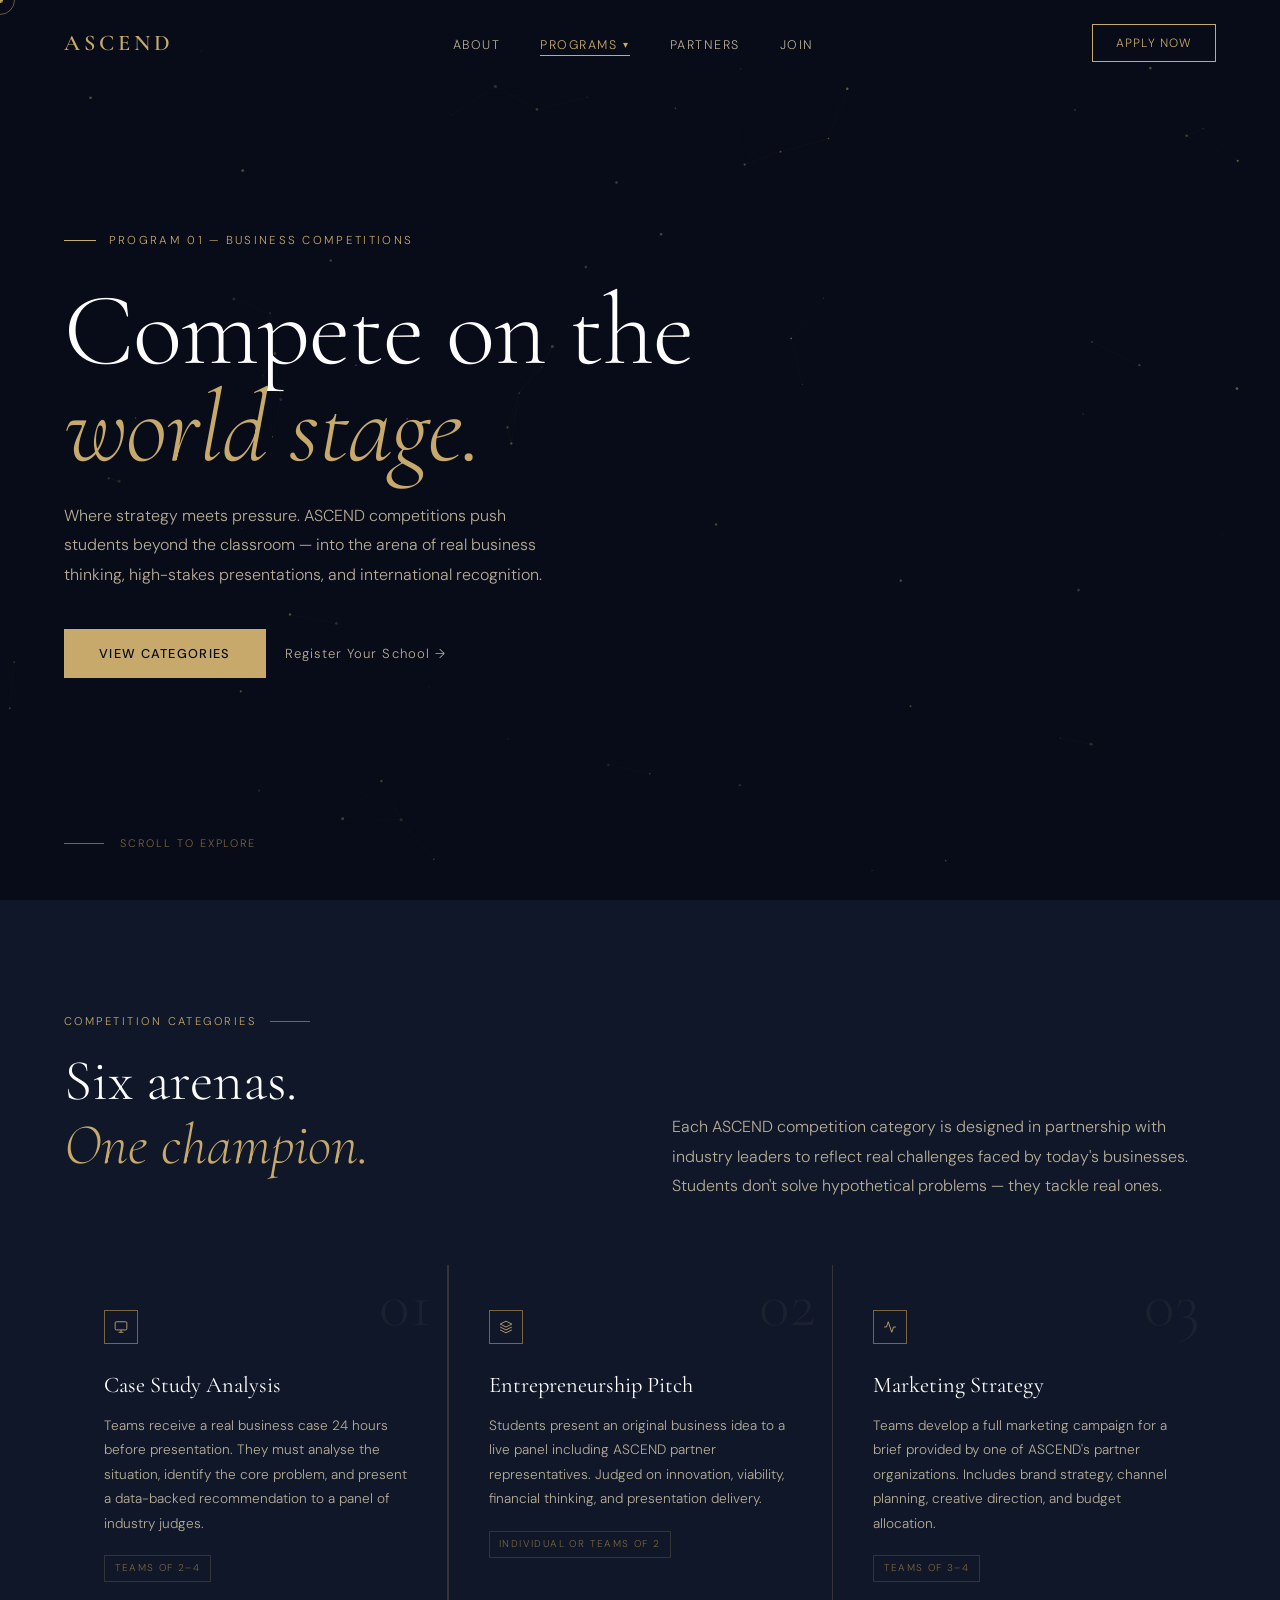
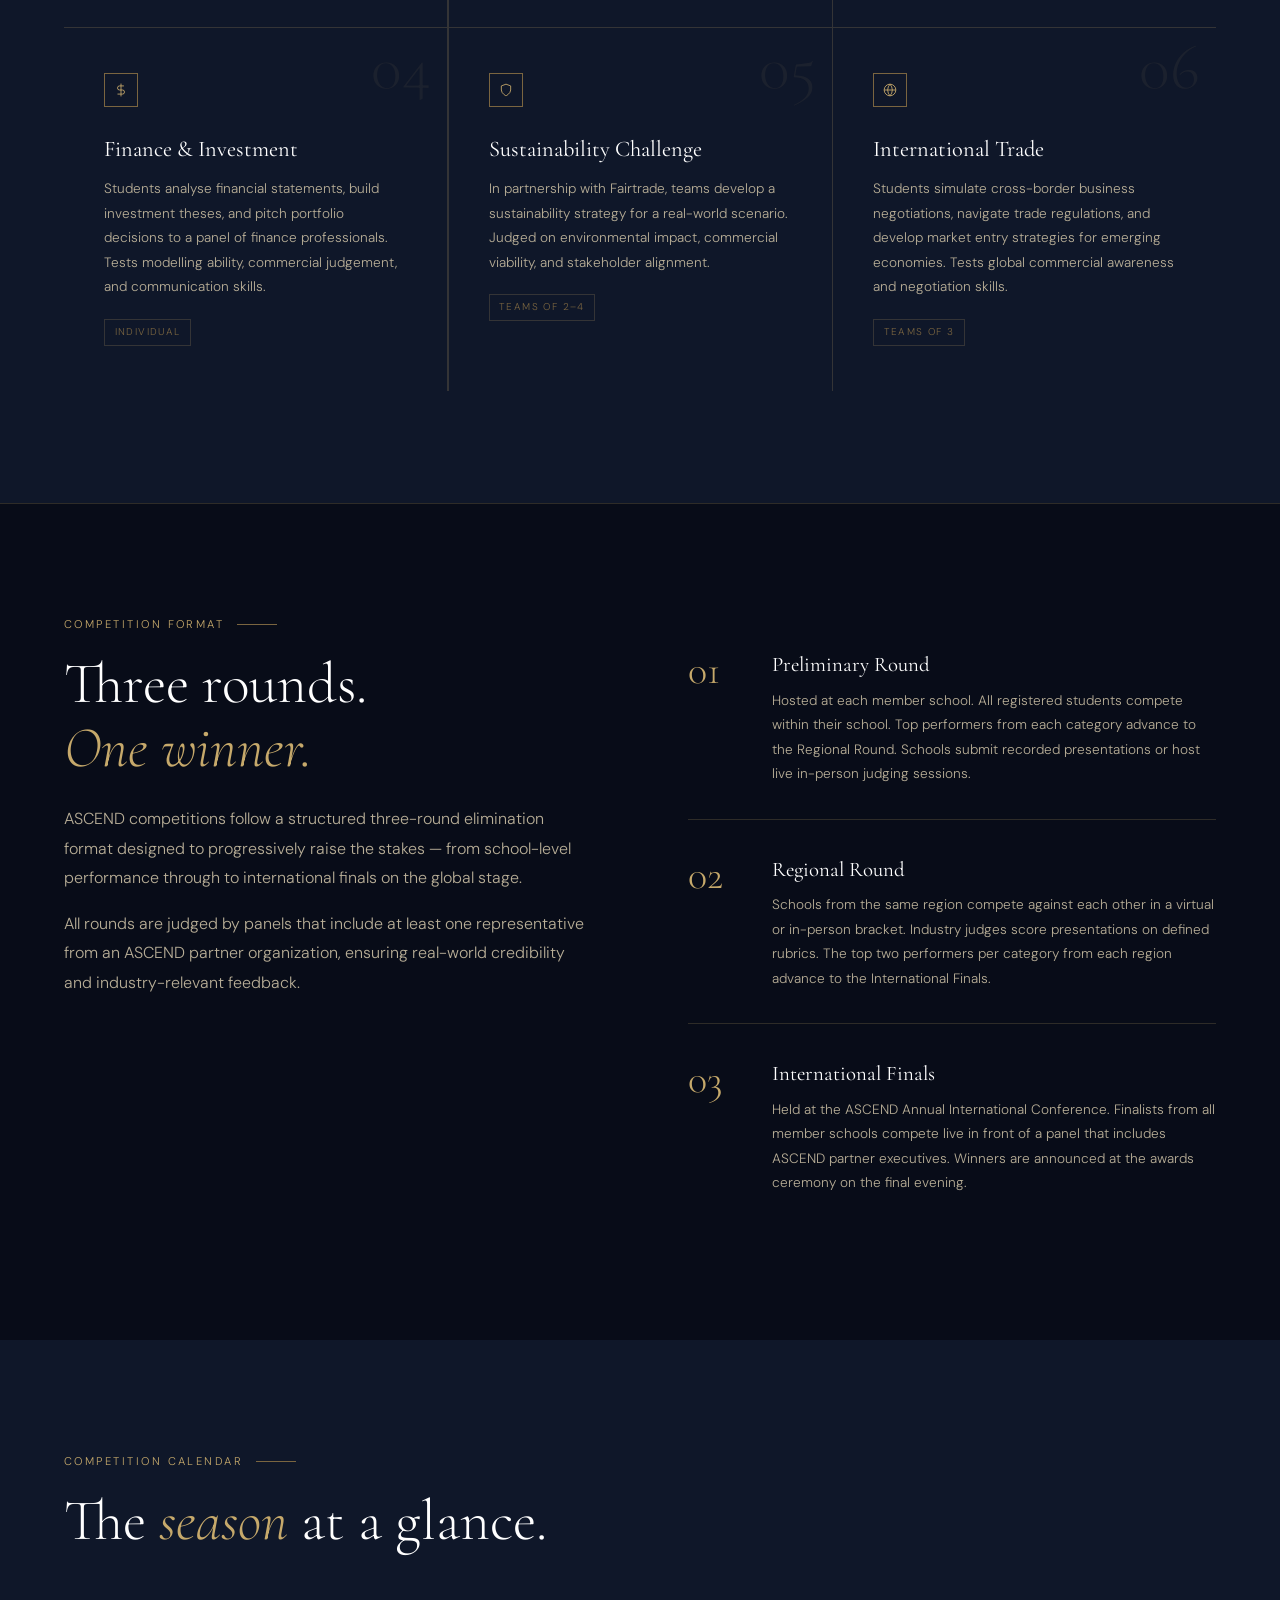
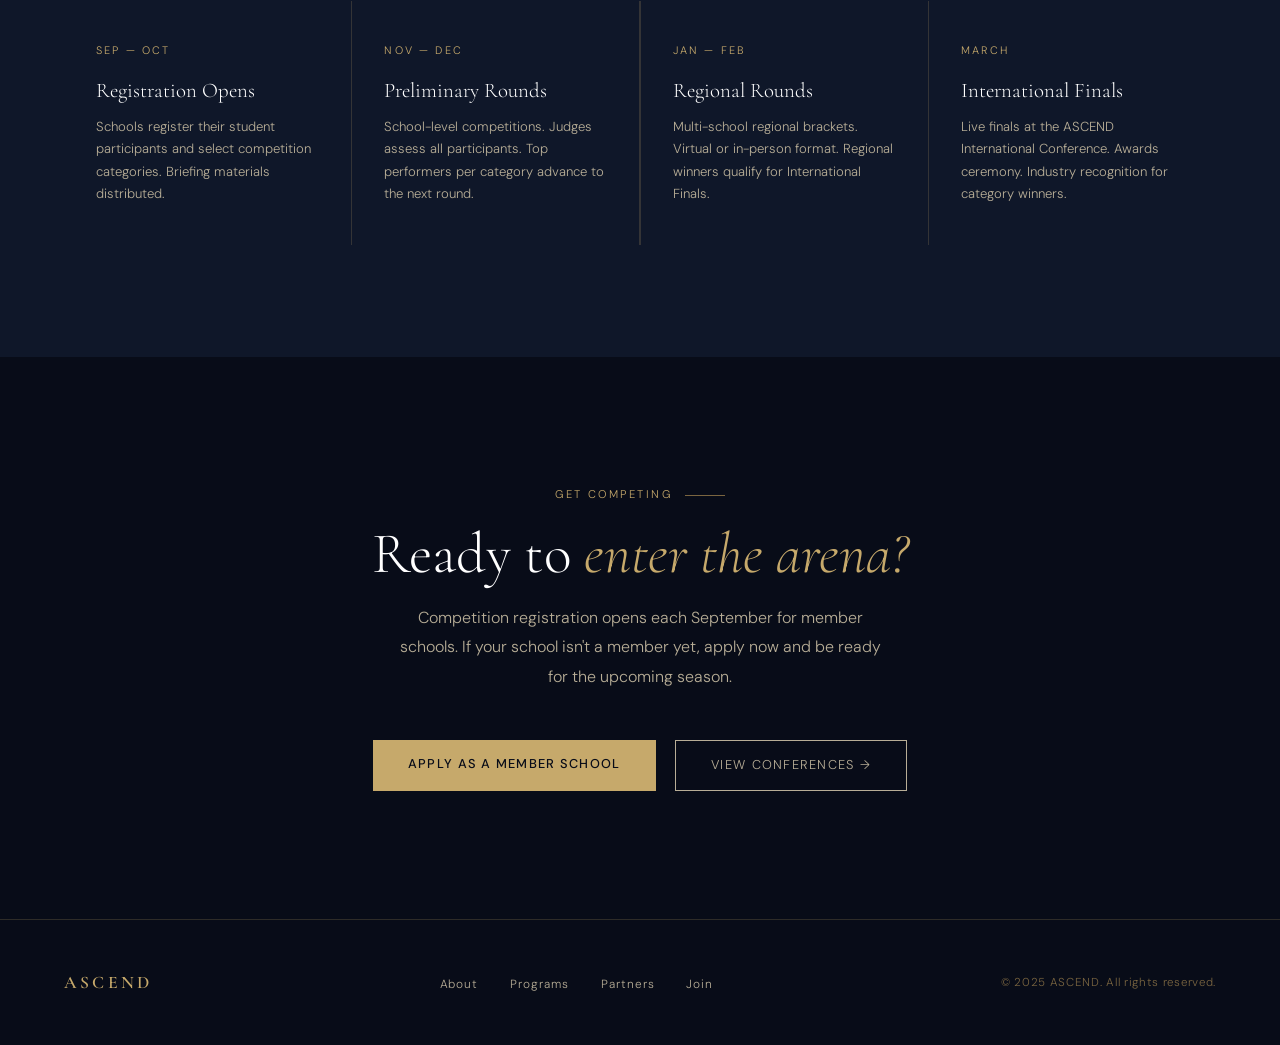
<file: programs/competitions.html>
<!DOCTYPE html>
<html lang="en">
<head>
<meta charset="UTF-8">
<meta name="viewport" content="width=device-width, initial-scale=1.0">
<title>Business Competitions — ASCEND</title>
<link rel="preconnect" href="https://fonts.googleapis.com">
<link href="https://fonts.googleapis.com/css2?family=Cormorant+Garamond:ital,wght@0,300;0,400;0,500;0,600;1,300;1,400&family=DM+Sans:wght@300;400;500&display=swap" rel="stylesheet">
<link rel="stylesheet" href="../css/main.css">
<style>
  /* ─── CATEGORIES ─── */
  #categories { padding: 7rem 5%; background: var(--navy-mid); }
  .categories-header { display: grid; grid-template-columns: 1fr 1fr; gap: 4rem; align-items: end; margin-bottom: 4rem; }
  .categories-lead { color: var(--cream-dim); font-size: 1rem; line-height: 1.85; }
  .cat-grid {
    display: grid; grid-template-columns: repeat(3, 1fr);
    gap: 1.5px; background: var(--border);
  }
  .cat-card {
    background: var(--navy-mid); padding: 2.8rem 2.5rem;
    position: relative; overflow: hidden;
    transition: background 0.4s;
    cursor: default;
  }
  .cat-card:hover { background: var(--navy-light); }
  .cat-card-num {
    font-family: 'Cormorant Garamond', serif; font-size: 4rem; font-weight: 300;
    color: rgba(198,169,107,0.07); position: absolute; top: 0.5rem; right: 1rem;
    line-height: 1; user-select: none; transition: color 0.4s;
  }
  .cat-card:hover .cat-card-num { color: rgba(198,169,107,0.14); }
  .cat-icon {
    width: 34px; height: 34px; border: 0.5px solid var(--gold-dim);
    display: flex; align-items: center; justify-content: center; margin-bottom: 1.4rem;
  }
  .cat-icon svg { width: 14px; height: 14px; stroke: var(--gold); fill: none; stroke-width: 1.5; }
  .cat-title { font-family: 'Cormorant Garamond', serif; font-size: 1.4rem; font-weight: 400; color: var(--white); margin-bottom: 0.6rem; }
  .cat-desc { font-size: 0.85rem; color: var(--cream-dim); line-height: 1.8; }
  .cat-tag {
    display: inline-block; margin-top: 1.2rem;
    padding: 0.25rem 0.6rem; border: 0.5px solid var(--border);
    font-size: 0.62rem; letter-spacing: 0.14em; text-transform: uppercase; color: var(--gold-dim);
  }

  /* ─── FORMAT ─── */
  #format { padding: 7rem 5%; }
  .format-layout { display: grid; grid-template-columns: 1fr 1fr; gap: 6rem; align-items: start; }
  .format-intro p { color: var(--cream-dim); font-size: 1rem; line-height: 1.85; margin-top: 1rem; }
  .rounds { margin-top: 0; }
  .round-item {
    display: grid; grid-template-columns: 60px 1fr;
    gap: 1.5rem; padding: 2rem 0; border-bottom: 0.5px solid var(--border);
    transition: background 0.3s;
  }
  .round-item:last-child { border-bottom: none; }
  .round-num {
    font-family: 'Cormorant Garamond', serif; font-size: 2.5rem; font-weight: 300;
    color: var(--gold); line-height: 1; padding-top: 0.2rem;
  }
  .round-name { font-family: 'Cormorant Garamond', serif; font-size: 1.3rem; font-weight: 400; color: var(--white); margin-bottom: 0.4rem; }
  .round-desc { font-size: 0.85rem; color: var(--cream-dim); line-height: 1.8; }

  /* ─── CALENDAR ─── */
  #calendar { background: var(--navy-mid); padding: 7rem 5%; }
  .calendar-grid {
    display: grid; grid-template-columns: repeat(4, 1fr);
    gap: 1.5px; background: var(--border); margin-top: 3rem;
  }
  .cal-item { background: var(--navy-mid); padding: 2.5rem 2rem; transition: background 0.3s; }
  .cal-item:hover { background: var(--navy-light); }
  .cal-month { font-size: 0.68rem; letter-spacing: 0.2em; text-transform: uppercase; color: var(--gold); margin-bottom: 0.8rem; }
  .cal-event { font-family: 'Cormorant Garamond', serif; font-size: 1.3rem; font-weight: 300; color: var(--white); margin-bottom: 0.5rem; }
  .cal-detail { font-size: 0.82rem; color: var(--cream-dim); line-height: 1.7; }

  /* ─── CTA ─── */
  #comp-cta { padding: 8rem 5%; text-align: center; }
  #comp-cta h2 { margin-bottom: 1rem; }
  #comp-cta p { color: var(--cream-dim); max-width: 500px; margin: 0 auto 3rem; font-size: 1rem; line-height: 1.85; }

  @media (max-width: 900px) {
    .categories-header { grid-template-columns: 1fr; gap: 1.5rem; }
    .cat-grid { grid-template-columns: repeat(2, 1fr); }
    .format-layout { grid-template-columns: 1fr; gap: 3rem; }
    .calendar-grid { grid-template-columns: repeat(2, 1fr); }
  }
  @media (max-width: 640px) {
    .cat-grid { grid-template-columns: 1fr; }
    .calendar-grid { grid-template-columns: 1fr; }
  }
</style>
</head>
<body>

<div id="site-overlay"><div class="overlay-logo">ASCEND</div></div>
<div id="scroll-progress"></div>

<nav id="navbar">
  <a class="nav-logo" href="../index.html">ASCEND</a>
  <ul class="nav-links">
    <li><a href="../about.html">About</a></li>
    <li class="has-dropdown">
      <a href="#" class="active">Programs</a>
      <div class="nav-dropdown">
        <a href="competitions.html" class="active">Business Competitions <span class="dd-num">01</span></a>
        <a href="conferences.html">International Conferences <span class="dd-num">02</span></a>
        <a href="spirit-store.html">Spirit Store <span class="dd-num">03</span></a>
        <a href="leadership.html">Leadership Development <span class="dd-num">04</span></a>
      </div>
    </li>
    <li><a href="../partners.html">Partners</a></li>
    <li><a href="../join.html">Join</a></li>
  </ul>
  <a class="nav-cta" href="../join.html">Apply Now</a>
  <div class="nav-hamburger" id="hamburger"><span></span><span></span><span></span></div>
</nav>
<div class="mobile-nav" id="mobileNav">
  <a href="../about.html">About</a>
  <a href="competitions.html">Competitions</a>
  <a href="conferences.html">Conferences</a>
  <a href="spirit-store.html">Spirit Store</a>
  <a href="leadership.html">Leadership</a>
  <div class="mobile-divider"></div>
  <a href="../partners.html">Partners</a>
  <a href="../join.html" class="mobile-cta">Apply Now</a>
</div>

<!-- HERO -->
<section class="page-hero">
  <canvas class="hero-canvas"></canvas>
  <div class="hero-content" style="animation: fadeUp 1s 0.3s both">
    <div class="hero-tag">Program 01 — Business Competitions</div>
    <h1>Compete on the<br><em>world stage.</em></h1>
    <p class="hero-sub">Where strategy meets pressure. ASCEND competitions push students beyond the classroom — into the arena of real business thinking, high-stakes presentations, and international recognition.</p>
    <div style="display:flex;gap:1.2rem;flex-wrap:wrap;margin-top:0.5rem;">
      <a class="btn-primary" href="#categories" data-magnetic>View Categories</a>
      <a class="btn-ghost" href="../join.html">Register Your School →</a>
    </div>
  </div>
  <div class="hero-scroll"><span class="scroll-line"></span>Scroll to explore</div>
</section>

<!-- CATEGORIES -->
<section id="categories">
  <div class="categories-header reveal">
    <div>
      <div class="section-label">Competition Categories</div>
      <h2>Six arenas.<br><em>One champion.</em></h2>
    </div>
    <p class="categories-lead">Each ASCEND competition category is designed in partnership with industry leaders to reflect real challenges faced by today's businesses. Students don't solve hypothetical problems — they tackle real ones.</p>
  </div>
  <div class="cat-grid reveal">
    <div class="cat-card" data-tilt>
      <span class="cat-card-num">01</span>
      <div class="cat-icon"><svg viewBox="0 0 24 24"><rect x="2" y="3" width="20" height="14" rx="2"/><line x1="8" y1="21" x2="16" y2="21"/><line x1="12" y1="17" x2="12" y2="21"/></svg></div>
      <div class="cat-title">Case Study Analysis</div>
      <p class="cat-desc">Teams receive a real business case 24 hours before presentation. They must analyse the situation, identify the core problem, and present a data-backed recommendation to a panel of industry judges.</p>
      <span class="cat-tag">Teams of 2–4</span>
    </div>
    <div class="cat-card" data-tilt>
      <span class="cat-card-num">02</span>
      <div class="cat-icon"><svg viewBox="0 0 24 24"><path d="M12 2L2 7l10 5 10-5-10-5z"/><path d="M2 17l10 5 10-5"/><path d="M2 12l10 5 10-5"/></svg></div>
      <div class="cat-title">Entrepreneurship Pitch</div>
      <p class="cat-desc">Students present an original business idea to a live panel including ASCEND partner representatives. Judged on innovation, viability, financial thinking, and presentation delivery.</p>
      <span class="cat-tag">Individual or Teams of 2</span>
    </div>
    <div class="cat-card" data-tilt>
      <span class="cat-card-num">03</span>
      <div class="cat-icon"><svg viewBox="0 0 24 24"><path d="M22 12h-4l-3 9L9 3l-3 9H2"/></svg></div>
      <div class="cat-title">Marketing Strategy</div>
      <p class="cat-desc">Teams develop a full marketing campaign for a brief provided by one of ASCEND's partner organizations. Includes brand strategy, channel planning, creative direction, and budget allocation.</p>
      <span class="cat-tag">Teams of 3–4</span>
    </div>
    <div class="cat-card" data-tilt>
      <span class="cat-card-num">04</span>
      <div class="cat-icon"><svg viewBox="0 0 24 24"><line x1="12" y1="1" x2="12" y2="23"/><path d="M17 5H9.5a3.5 3.5 0 0 0 0 7h5a3.5 3.5 0 0 1 0 7H6"/></svg></div>
      <div class="cat-title">Finance &amp; Investment</div>
      <p class="cat-desc">Students analyse financial statements, build investment theses, and pitch portfolio decisions to a panel of finance professionals. Tests modelling ability, commercial judgement, and communication skills.</p>
      <span class="cat-tag">Individual</span>
    </div>
    <div class="cat-card" data-tilt>
      <span class="cat-card-num">05</span>
      <div class="cat-icon"><svg viewBox="0 0 24 24"><path d="M12 22s8-4 8-10V5l-8-3-8 3v7c0 6 8 10 8 10z"/></svg></div>
      <div class="cat-title">Sustainability Challenge</div>
      <p class="cat-desc">In partnership with Fairtrade, teams develop a sustainability strategy for a real-world scenario. Judged on environmental impact, commercial viability, and stakeholder alignment.</p>
      <span class="cat-tag">Teams of 2–4</span>
    </div>
    <div class="cat-card" data-tilt>
      <span class="cat-card-num">06</span>
      <div class="cat-icon"><svg viewBox="0 0 24 24"><circle cx="12" cy="12" r="10"/><line x1="2" y1="12" x2="22" y2="12"/><path d="M12 2a15.3 15.3 0 0 1 4 10 15.3 15.3 0 0 1-4 10 15.3 15.3 0 0 1-4-10 15.3 15.3 0 0 1 4-10z"/></svg></div>
      <div class="cat-title">International Trade</div>
      <p class="cat-desc">Students simulate cross-border business negotiations, navigate trade regulations, and develop market entry strategies for emerging economies. Tests global commercial awareness and negotiation skills.</p>
      <span class="cat-tag">Teams of 3</span>
    </div>
  </div>
</section>

<div class="divider"></div>

<!-- FORMAT -->
<section id="format">
  <div class="format-layout">
    <div class="format-intro reveal-l">
      <div class="section-label">Competition Format</div>
      <h2>Three rounds.<br><em>One winner.</em></h2>
      <p>ASCEND competitions follow a structured three-round elimination format designed to progressively raise the stakes — from school-level performance through to international finals on the global stage.</p>
      <p style="margin-top:1rem;">All rounds are judged by panels that include at least one representative from an ASCEND partner organization, ensuring real-world credibility and industry-relevant feedback.</p>
    </div>
    <div class="rounds reveal-r">
      <div class="round-item">
        <div class="round-num">01</div>
        <div>
          <div class="round-name">Preliminary Round</div>
          <p class="round-desc">Hosted at each member school. All registered students compete within their school. Top performers from each category advance to the Regional Round. Schools submit recorded presentations or host live in-person judging sessions.</p>
        </div>
      </div>
      <div class="round-item">
        <div class="round-num">02</div>
        <div>
          <div class="round-name">Regional Round</div>
          <p class="round-desc">Schools from the same region compete against each other in a virtual or in-person bracket. Industry judges score presentations on defined rubrics. The top two performers per category from each region advance to the International Finals.</p>
        </div>
      </div>
      <div class="round-item">
        <div class="round-num">03</div>
        <div>
          <div class="round-name">International Finals</div>
          <p class="round-desc">Held at the ASCEND Annual International Conference. Finalists from all member schools compete live in front of a panel that includes ASCEND partner executives. Winners are announced at the awards ceremony on the final evening.</p>
        </div>
      </div>
    </div>
  </div>
</section>

<!-- CALENDAR -->
<section id="calendar">
  <div class="reveal">
    <div class="section-label">Competition Calendar</div>
    <h2>The <em>season</em> at a glance.</h2>
  </div>
  <div class="calendar-grid reveal">
    <div class="cal-item">
      <div class="cal-month">Sep — Oct</div>
      <div class="cal-event">Registration Opens</div>
      <p class="cal-detail">Schools register their student participants and select competition categories. Briefing materials distributed.</p>
    </div>
    <div class="cal-item">
      <div class="cal-month">Nov — Dec</div>
      <div class="cal-event">Preliminary Rounds</div>
      <p class="cal-detail">School-level competitions. Judges assess all participants. Top performers per category advance to the next round.</p>
    </div>
    <div class="cal-item">
      <div class="cal-month">Jan — Feb</div>
      <div class="cal-event">Regional Rounds</div>
      <p class="cal-detail">Multi-school regional brackets. Virtual or in-person format. Regional winners qualify for International Finals.</p>
    </div>
    <div class="cal-item">
      <div class="cal-month">March</div>
      <div class="cal-event">International Finals</div>
      <p class="cal-detail">Live finals at the ASCEND International Conference. Awards ceremony. Industry recognition for category winners.</p>
    </div>
  </div>
</section>

<!-- CTA -->
<section id="comp-cta">
  <div class="section-label" style="justify-content:center">Get Competing</div>
  <h2>Ready to <em>enter the arena?</em></h2>
  <p>Competition registration opens each September for member schools. If your school isn't a member yet, apply now and be ready for the upcoming season.</p>
  <div style="display:flex;gap:1.2rem;justify-content:center;flex-wrap:wrap;">
    <a class="btn-primary" href="../join.html" data-magnetic>Apply as a Member School</a>
    <a class="btn-outline" href="conferences.html">View Conferences →</a>
  </div>
</section>

<!-- FOOTER -->
<footer>
  <a href="../index.html" class="footer-logo">ASCEND</a>
  <ul class="footer-links">
    <li><a href="../about.html">About</a></li>
    <li><a href="competitions.html">Programs</a></li>
    <li><a href="../partners.html">Partners</a></li>
    <li><a href="../join.html">Join</a></li>
  </ul>
  <div class="footer-copy">© 2025 ASCEND. All rights reserved.</div>
</footer>

<script src="../js/main.js"></script>
</body>
</html>
</file>
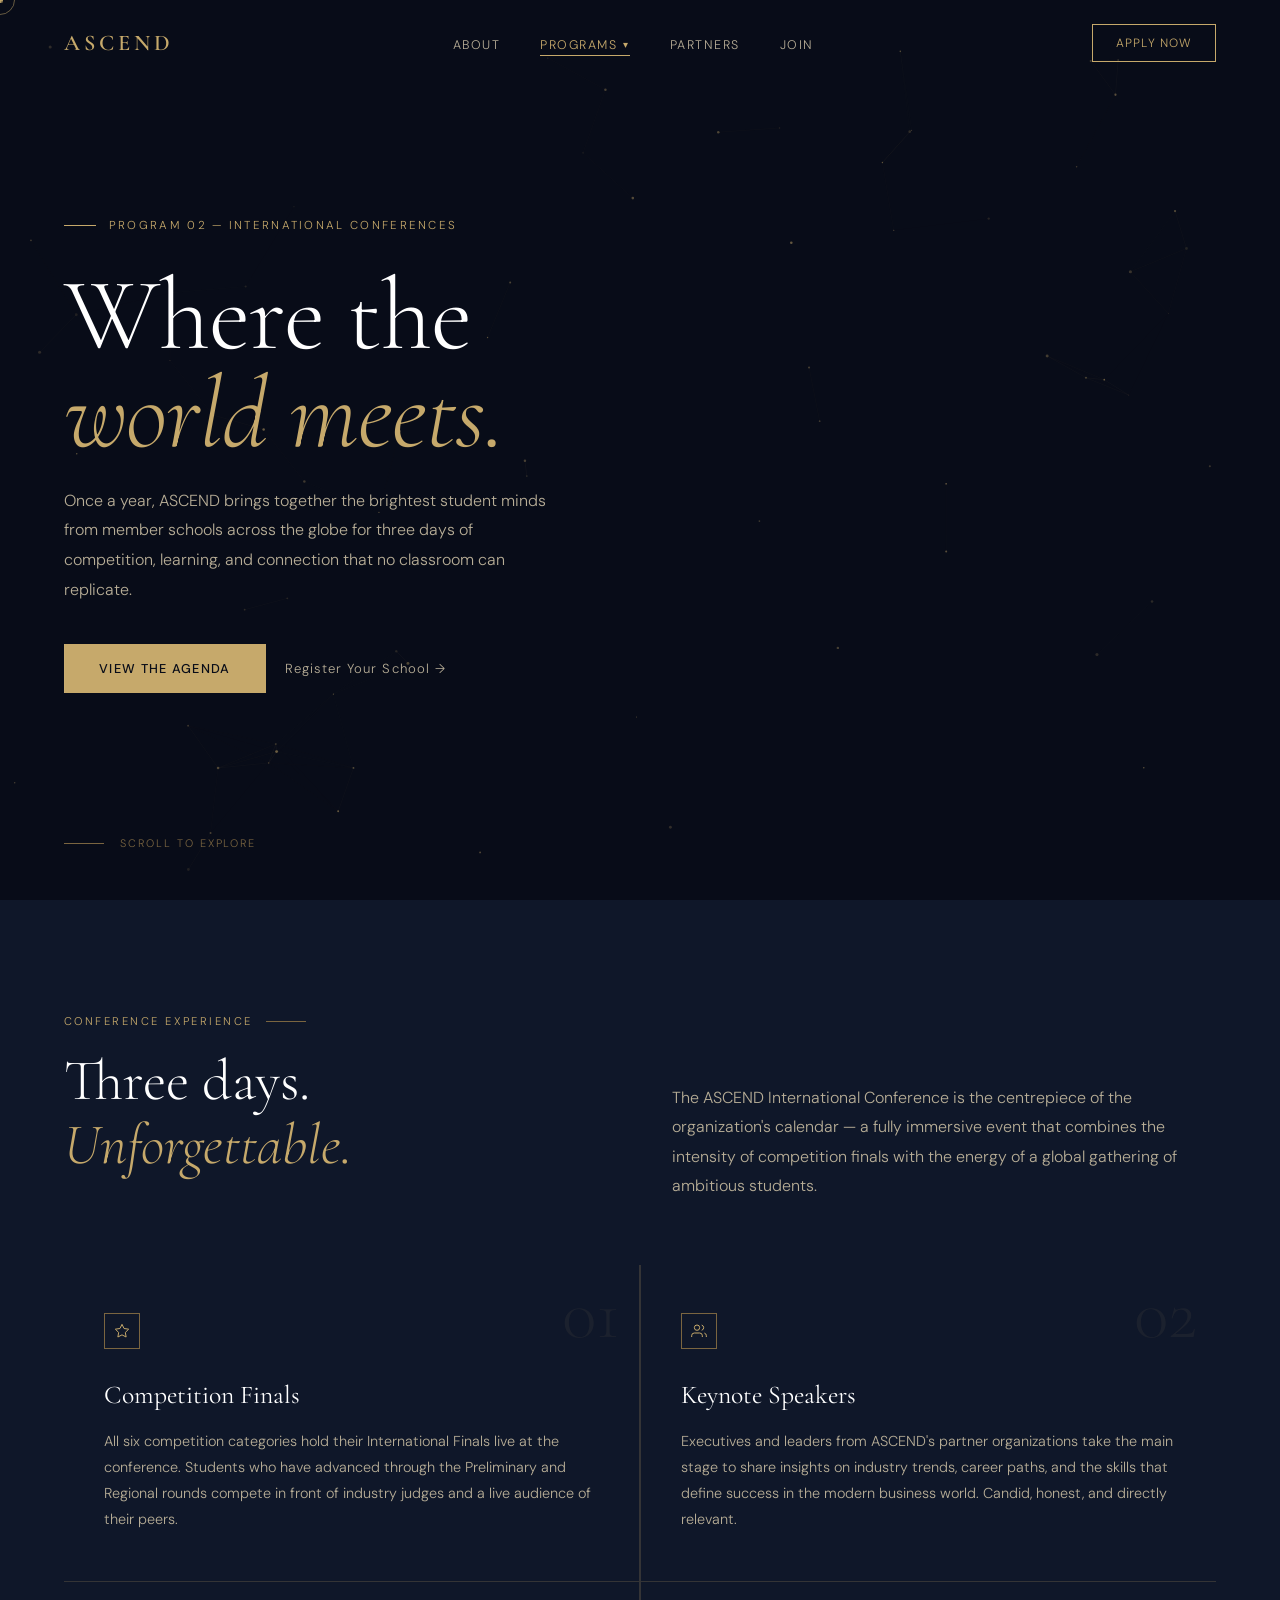
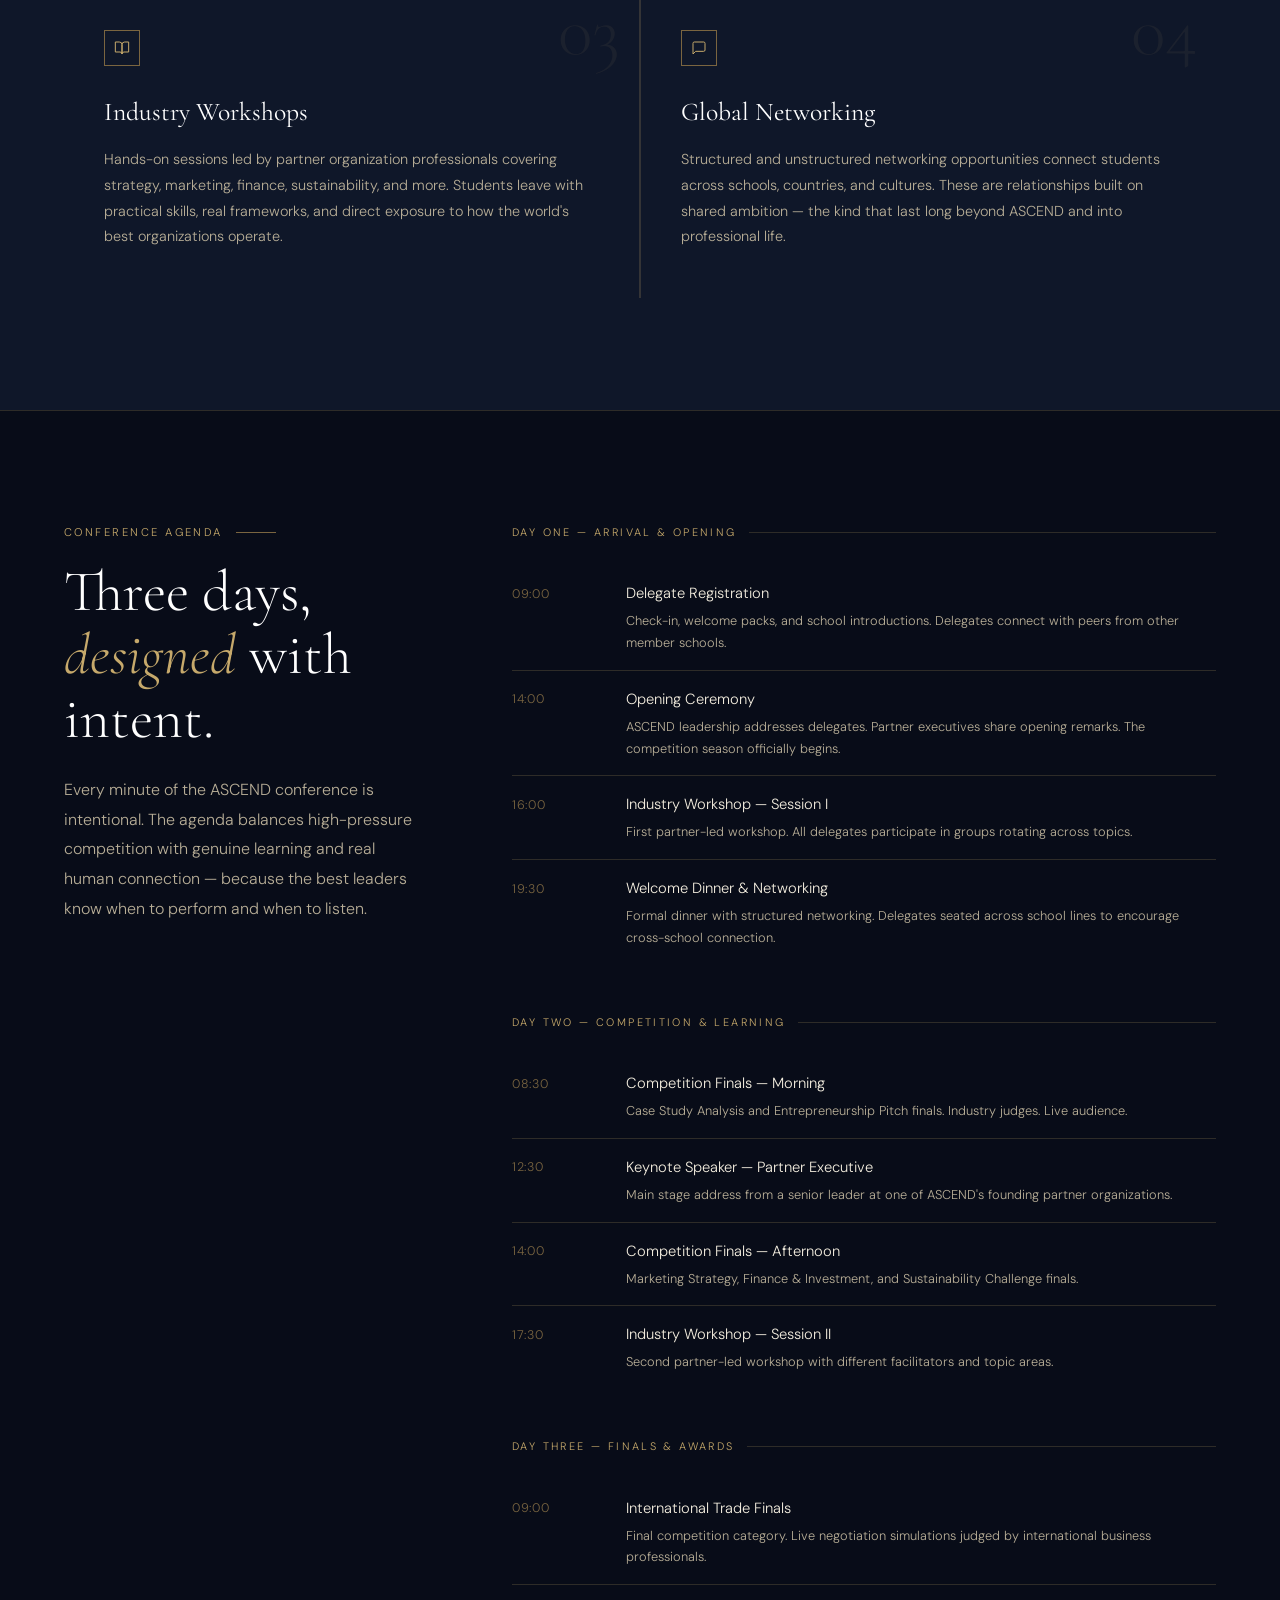
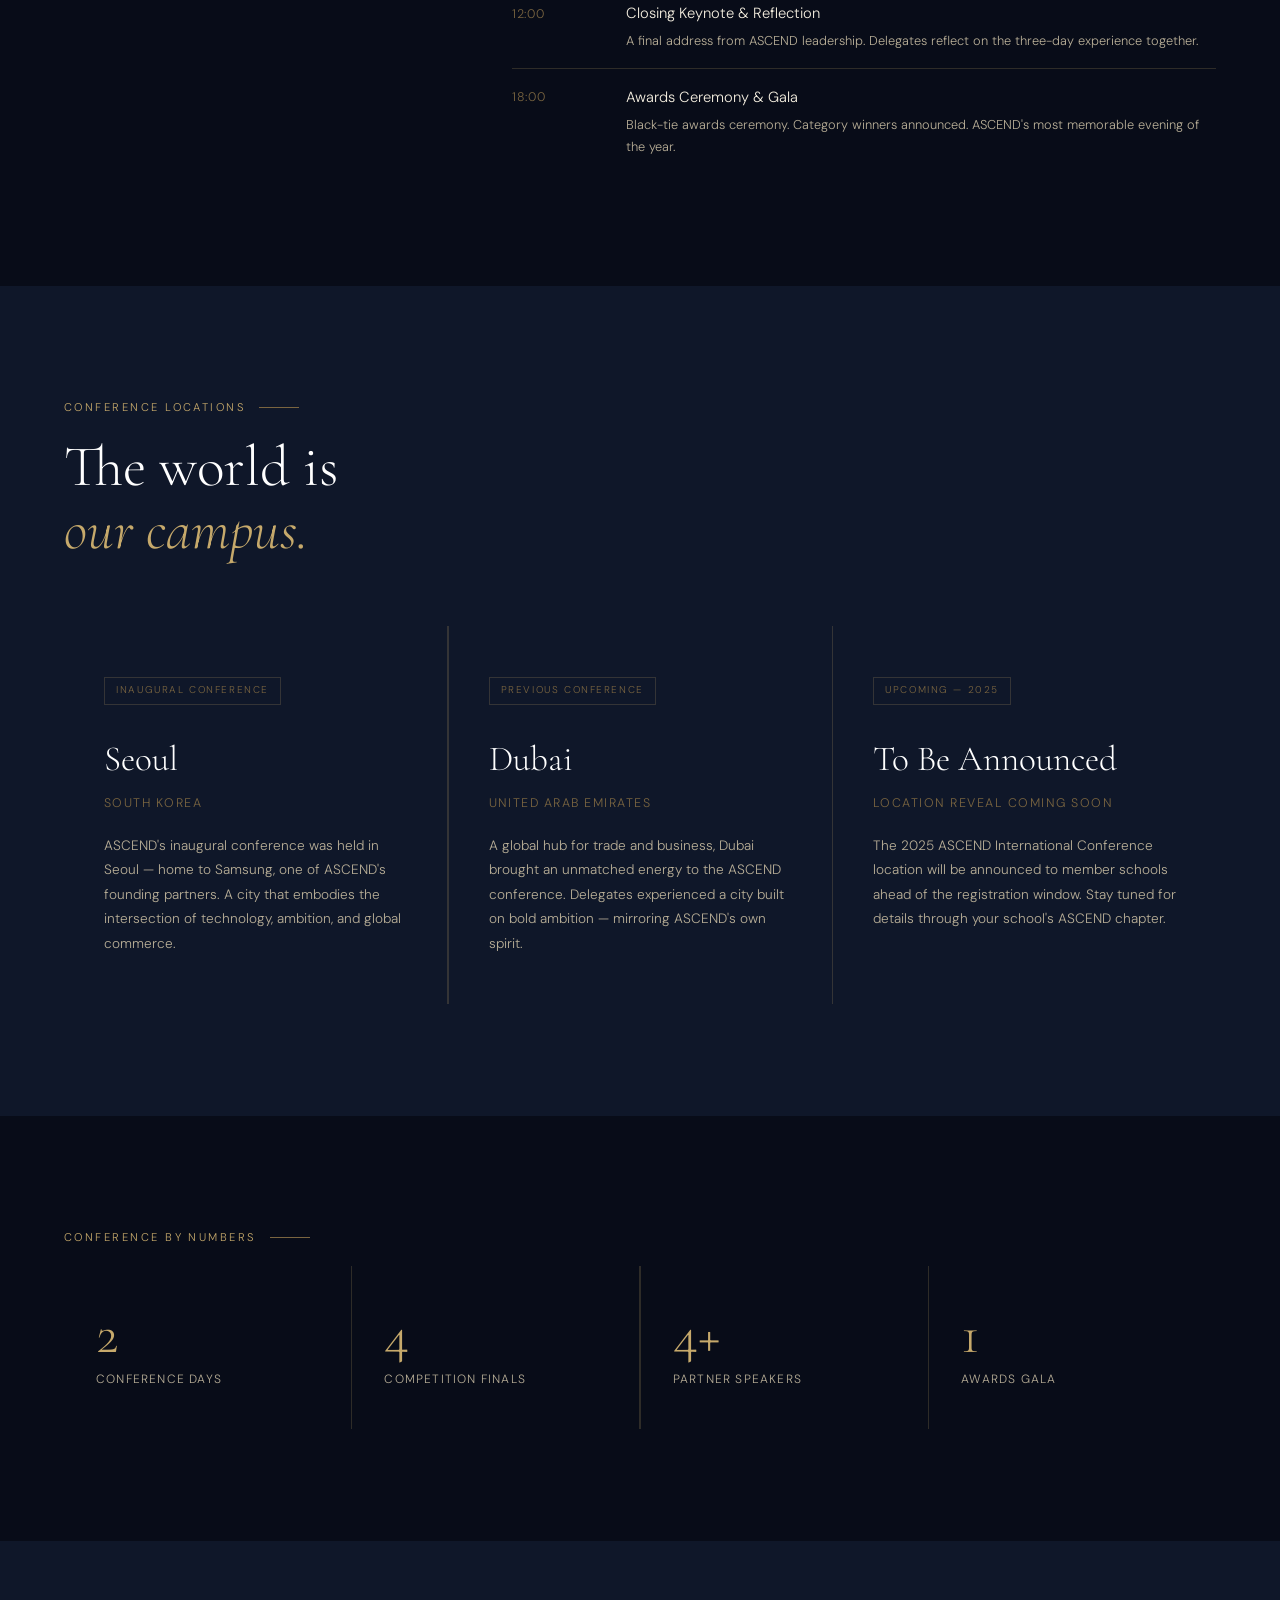
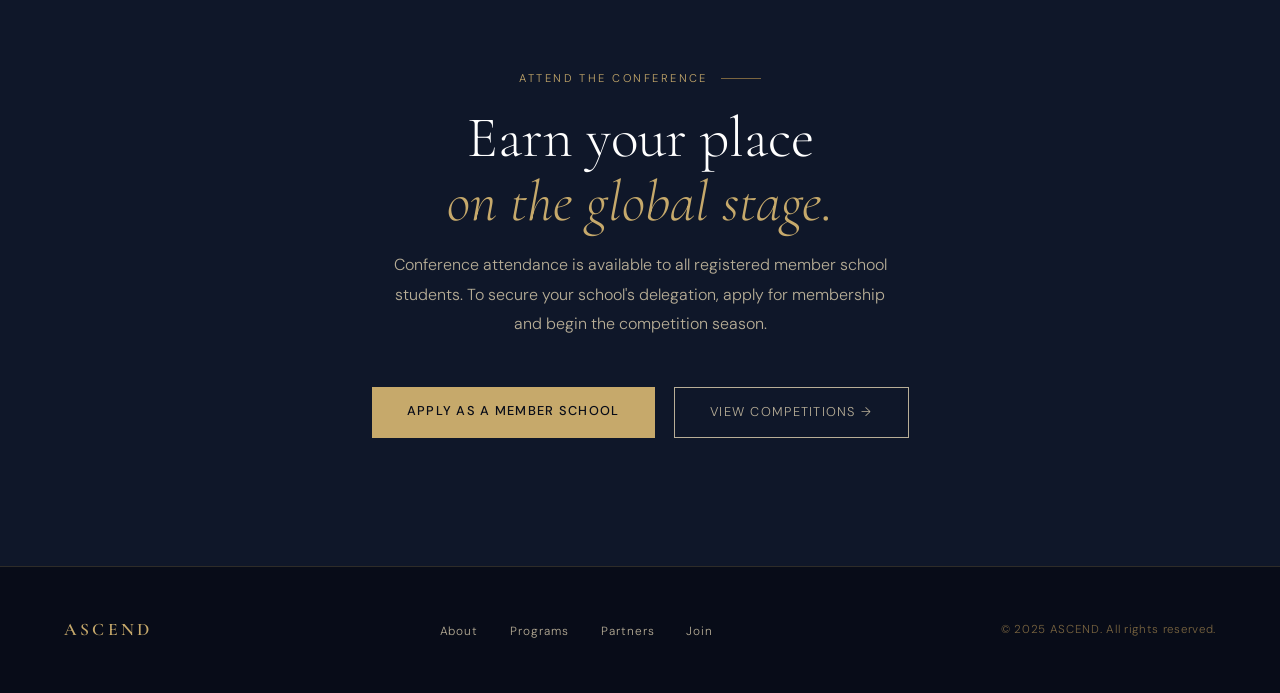
<file: programs/conferences.html>
<!DOCTYPE html>
<html lang="en">
<head>
<meta charset="UTF-8">
<meta name="viewport" content="width=device-width, initial-scale=1.0">
<title>International Conferences — ASCEND</title>
<link rel="preconnect" href="https://fonts.googleapis.com">
<link href="https://fonts.googleapis.com/css2?family=Cormorant+Garamond:ital,wght@0,300;0,400;0,500;0,600;1,300;1,400&family=DM+Sans:wght@300;400;500&display=swap" rel="stylesheet">
<link rel="stylesheet" href="../css/main.css">
<style>
  /* ─── WHAT TO EXPECT ─── */
  #expect { padding: 7rem 5%; background: var(--navy-mid); }
  .expect-header { display: grid; grid-template-columns: 1fr 1fr; gap: 4rem; align-items: end; margin-bottom: 4rem; }
  .expect-lead { color: var(--cream-dim); font-size: 1rem; line-height: 1.85; }
  .expect-grid { display: grid; grid-template-columns: repeat(2, 1fr); gap: 1.5px; background: var(--border); }
  .expect-card {
    background: var(--navy-mid); padding: 3rem 2.5rem;
    position: relative; overflow: hidden; transition: background 0.4s;
  }
  .expect-card:hover { background: var(--navy-light); }
  .expect-card::after {
    content: ''; position: absolute; bottom: 0; left: 0;
    width: 0; height: 1.5px; background: var(--gold);
    transition: width 0.5s var(--ease);
  }
  .expect-card:hover::after { width: 100%; }
  .expect-num {
    font-family: 'Cormorant Garamond', serif; font-size: 4.5rem; font-weight: 300;
    color: rgba(198,169,107,0.07); position: absolute; top: 0.8rem; right: 1.2rem;
    line-height: 1; user-select: none; transition: color 0.4s;
  }
  .expect-card:hover .expect-num { color: rgba(198,169,107,0.14); }
  .expect-icon { width: 36px; height: 36px; border: 0.5px solid var(--gold-dim); display: flex; align-items: center; justify-content: center; margin-bottom: 1.5rem; }
  .expect-icon svg { width: 16px; height: 16px; stroke: var(--gold); fill: none; stroke-width: 1.5; }
  .expect-title { font-family: 'Cormorant Garamond', serif; font-size: 1.6rem; font-weight: 400; color: var(--white); margin-bottom: 0.8rem; }
  .expect-desc { font-size: 0.9rem; color: var(--cream-dim); line-height: 1.8; }

  /* ─── AGENDA ─── */
  #agenda { padding: 7rem 5%; }
  .agenda-layout { display: grid; grid-template-columns: 1fr 2fr; gap: 6rem; align-items: start; }
  .agenda-intro p { color: var(--cream-dim); font-size: 1rem; line-height: 1.85; margin-top: 1rem; }
  .agenda-days { }
  .day-block { margin-bottom: 3rem; }
  .day-block:last-child { margin-bottom: 0; }
  .day-label {
    font-size: 0.68rem; letter-spacing: 0.22em; text-transform: uppercase;
    color: var(--gold); margin-bottom: 1.5rem;
    display: flex; align-items: center; gap: 0.8rem;
  }
  .day-label::after { content: ''; flex: 1; height: 0.5px; background: var(--border); }
  .agenda-item {
    display: grid; grid-template-columns: 90px 1fr;
    gap: 1.5rem; padding: 1rem 0; border-bottom: 0.5px solid var(--border);
  }
  .agenda-item:last-child { border-bottom: none; }
  .agenda-time { font-size: 0.78rem; color: var(--gold-dim); letter-spacing: 0.06em; padding-top: 0.15rem; }
  .agenda-name { font-size: 0.92rem; color: var(--cream); margin-bottom: 0.25rem; }
  .agenda-detail { font-size: 0.8rem; color: var(--cream-dim); line-height: 1.7; }

  /* ─── LOCATIONS ─── */
  #locations { background: var(--navy-mid); padding: 7rem 5%; }
  .locations-header { margin-bottom: 4rem; }
  .locations-grid { display: grid; grid-template-columns: repeat(3, 1fr); gap: 1.5px; background: var(--border); }
  .location-card {
    background: var(--navy-mid); padding: 3rem 2.5rem;
    transition: background 0.4s; position: relative; overflow: hidden;
  }
  .location-card:hover { background: var(--navy-light); }
  .location-badge {
    display: inline-block; margin-bottom: 1.5rem;
    padding: 0.28rem 0.7rem; border: 0.5px solid var(--border);
    font-size: 0.62rem; letter-spacing: 0.16em; text-transform: uppercase; color: var(--gold-dim);
  }
  .location-city { font-family: 'Cormorant Garamond', serif; font-size: 2.2rem; font-weight: 300; color: var(--white); margin-bottom: 0.3rem; }
  .location-country { font-size: 0.78rem; letter-spacing: 0.12em; text-transform: uppercase; color: var(--gold-dim); margin-bottom: 1.2rem; }
  .location-note { font-size: 0.85rem; color: var(--cream-dim); line-height: 1.8; }

  /* ─── STATS ─── */
  #conf-stats { padding: 7rem 5%; }
  .conf-stats-row { display: grid; grid-template-columns: repeat(4, 1fr); gap: 1.5px; background: var(--border); }

  /* ─── CTA ─── */
  #conf-cta { background: var(--navy-mid); padding: 8rem 5%; text-align: center; }
  #conf-cta h2 { margin-bottom: 1rem; }
  #conf-cta p { color: var(--cream-dim); max-width: 520px; margin: 0 auto 3rem; font-size: 1rem; line-height: 1.85; }

  @media (max-width: 900px) {
    .expect-header { grid-template-columns: 1fr; gap: 1.5rem; }
    .agenda-layout { grid-template-columns: 1fr; gap: 3rem; }
    .locations-grid { grid-template-columns: 1fr; }
    .conf-stats-row { grid-template-columns: repeat(2, 1fr); }
  }
</style>
</head>
<body>

<div id="site-overlay"><div class="overlay-logo">ASCEND</div></div>
<div id="scroll-progress"></div>

<nav id="navbar">
  <a class="nav-logo" href="../index.html">ASCEND</a>
  <ul class="nav-links">
    <li><a href="../about.html">About</a></li>
    <li class="has-dropdown">
      <a href="#" class="active">Programs</a>
      <div class="nav-dropdown">
        <a href="competitions.html">Business Competitions <span class="dd-num">01</span></a>
        <a href="conferences.html" class="active">International Conferences <span class="dd-num">02</span></a>
        <a href="spirit-store.html">Spirit Store <span class="dd-num">03</span></a>
        <a href="leadership.html">Leadership Development <span class="dd-num">04</span></a>
      </div>
    </li>
    <li><a href="../partners.html">Partners</a></li>
    <li><a href="../join.html">Join</a></li>
  </ul>
  <a class="nav-cta" href="../join.html">Apply Now</a>
  <div class="nav-hamburger" id="hamburger"><span></span><span></span><span></span></div>
</nav>
<div class="mobile-nav" id="mobileNav">
  <a href="../about.html">About</a>
  <a href="competitions.html">Competitions</a>
  <a href="conferences.html">Conferences</a>
  <a href="spirit-store.html">Spirit Store</a>
  <a href="leadership.html">Leadership</a>
  <div class="mobile-divider"></div>
  <a href="../partners.html">Partners</a>
  <a href="../join.html" class="mobile-cta">Apply Now</a>
</div>

<!-- HERO -->
<section class="page-hero">
  <canvas class="hero-canvas"></canvas>
  <div class="hero-content" style="animation: fadeUp 1s 0.3s both">
    <div class="hero-tag">Program 02 — International Conferences</div>
    <h1>Where the<br><em>world meets.</em></h1>
    <p class="hero-sub">Once a year, ASCEND brings together the brightest student minds from member schools across the globe for three days of competition, learning, and connection that no classroom can replicate.</p>
    <div style="display:flex;gap:1.2rem;flex-wrap:wrap;margin-top:0.5rem;">
      <a class="btn-primary" href="#agenda" data-magnetic>View the Agenda</a>
      <a class="btn-ghost" href="../join.html">Register Your School →</a>
    </div>
  </div>
  <div class="hero-scroll"><span class="scroll-line"></span>Scroll to explore</div>
</section>

<!-- WHAT TO EXPECT -->
<section id="expect">
  <div class="expect-header reveal">
    <div>
      <div class="section-label">Conference Experience</div>
      <h2>Three days.<br><em>Unforgettable.</em></h2>
    </div>
    <p class="expect-lead">The ASCEND International Conference is the centrepiece of the organization's calendar — a fully immersive event that combines the intensity of competition finals with the energy of a global gathering of ambitious students.</p>
  </div>
  <div class="expect-grid reveal">
    <div class="expect-card">
      <span class="expect-num">01</span>
      <div class="expect-icon"><svg viewBox="0 0 24 24"><polygon points="12 2 15.09 8.26 22 9.27 17 14.14 18.18 21.02 12 17.77 5.82 21.02 7 14.14 2 9.27 8.91 8.26 12 2"></polygon></svg></div>
      <div class="expect-title">Competition Finals</div>
      <p class="expect-desc">All six competition categories hold their International Finals live at the conference. Students who have advanced through the Preliminary and Regional rounds compete in front of industry judges and a live audience of their peers.</p>
    </div>
    <div class="expect-card">
      <span class="expect-num">02</span>
      <div class="expect-icon"><svg viewBox="0 0 24 24"><path d="M17 21v-2a4 4 0 0 0-4-4H5a4 4 0 0 0-4 4v2"></path><circle cx="9" cy="7" r="4"></circle><path d="M23 21v-2a4 4 0 0 0-3-3.87"></path><path d="M16 3.13a4 4 0 0 1 0 7.75"></path></svg></div>
      <div class="expect-title">Keynote Speakers</div>
      <p class="expect-desc">Executives and leaders from ASCEND's partner organizations take the main stage to share insights on industry trends, career paths, and the skills that define success in the modern business world. Candid, honest, and directly relevant.</p>
    </div>
    <div class="expect-card">
      <span class="expect-num">03</span>
      <div class="expect-icon"><svg viewBox="0 0 24 24"><path d="M2 3h6a4 4 0 0 1 4 4v14a3 3 0 0 0-3-3H2z"></path><path d="M22 3h-6a4 4 0 0 0-4 4v14a3 3 0 0 1 3-3h7z"></path></svg></div>
      <div class="expect-title">Industry Workshops</div>
      <p class="expect-desc">Hands-on sessions led by partner organization professionals covering strategy, marketing, finance, sustainability, and more. Students leave with practical skills, real frameworks, and direct exposure to how the world's best organizations operate.</p>
    </div>
    <div class="expect-card">
      <span class="expect-num">04</span>
      <div class="expect-icon"><svg viewBox="0 0 24 24"><path d="M21 15a2 2 0 0 1-2 2H7l-4 4V5a2 2 0 0 1 2-2h14a2 2 0 0 1 2 2z"></path></svg></div>
      <div class="expect-title">Global Networking</div>
      <p class="expect-desc">Structured and unstructured networking opportunities connect students across schools, countries, and cultures. These are relationships built on shared ambition — the kind that last long beyond ASCEND and into professional life.</p>
    </div>
  </div>
</section>

<div class="divider"></div>

<!-- AGENDA -->
<section id="agenda">
  <div class="agenda-layout">
    <div class="agenda-intro reveal-l">
      <div class="section-label">Conference Agenda</div>
      <h2>Three days,<br><em>designed</em> with intent.</h2>
      <p>Every minute of the ASCEND conference is intentional. The agenda balances high-pressure competition with genuine learning and real human connection — because the best leaders know when to perform and when to listen.</p>
    </div>
    <div class="agenda-days reveal-r">
      <div class="day-block">
        <div class="day-label">Day One — Arrival &amp; Opening</div>
        <div class="agenda-item">
          <span class="agenda-time">09:00</span>
          <div><div class="agenda-name">Delegate Registration</div><p class="agenda-detail">Check-in, welcome packs, and school introductions. Delegates connect with peers from other member schools.</p></div>
        </div>
        <div class="agenda-item">
          <span class="agenda-time">14:00</span>
          <div><div class="agenda-name">Opening Ceremony</div><p class="agenda-detail">ASCEND leadership addresses delegates. Partner executives share opening remarks. The competition season officially begins.</p></div>
        </div>
        <div class="agenda-item">
          <span class="agenda-time">16:00</span>
          <div><div class="agenda-name">Industry Workshop — Session I</div><p class="agenda-detail">First partner-led workshop. All delegates participate in groups rotating across topics.</p></div>
        </div>
        <div class="agenda-item">
          <span class="agenda-time">19:30</span>
          <div><div class="agenda-name">Welcome Dinner &amp; Networking</div><p class="agenda-detail">Formal dinner with structured networking. Delegates seated across school lines to encourage cross-school connection.</p></div>
        </div>
      </div>
      <div class="day-block">
        <div class="day-label">Day Two — Competition &amp; Learning</div>
        <div class="agenda-item">
          <span class="agenda-time">08:30</span>
          <div><div class="agenda-name">Competition Finals — Morning</div><p class="agenda-detail">Case Study Analysis and Entrepreneurship Pitch finals. Industry judges. Live audience.</p></div>
        </div>
        <div class="agenda-item">
          <span class="agenda-time">12:30</span>
          <div><div class="agenda-name">Keynote Speaker — Partner Executive</div><p class="agenda-detail">Main stage address from a senior leader at one of ASCEND's founding partner organizations.</p></div>
        </div>
        <div class="agenda-item">
          <span class="agenda-time">14:00</span>
          <div><div class="agenda-name">Competition Finals — Afternoon</div><p class="agenda-detail">Marketing Strategy, Finance &amp; Investment, and Sustainability Challenge finals.</p></div>
        </div>
        <div class="agenda-item">
          <span class="agenda-time">17:30</span>
          <div><div class="agenda-name">Industry Workshop — Session II</div><p class="agenda-detail">Second partner-led workshop with different facilitators and topic areas.</p></div>
        </div>
      </div>
      <div class="day-block">
        <div class="day-label">Day Three — Finals &amp; Awards</div>
        <div class="agenda-item">
          <span class="agenda-time">09:00</span>
          <div><div class="agenda-name">International Trade Finals</div><p class="agenda-detail">Final competition category. Live negotiation simulations judged by international business professionals.</p></div>
        </div>
        <div class="agenda-item">
          <span class="agenda-time">12:00</span>
          <div><div class="agenda-name">Closing Keynote &amp; Reflection</div><p class="agenda-detail">A final address from ASCEND leadership. Delegates reflect on the three-day experience together.</p></div>
        </div>
        <div class="agenda-item">
          <span class="agenda-time">18:00</span>
          <div><div class="agenda-name">Awards Ceremony &amp; Gala</div><p class="agenda-detail">Black-tie awards ceremony. Category winners announced. ASCEND's most memorable evening of the year.</p></div>
        </div>
      </div>
    </div>
  </div>
</section>

<!-- LOCATIONS -->
<section id="locations">
  <div class="locations-header reveal">
    <div class="section-label">Conference Locations</div>
    <h2>The world is<br><em>our campus.</em></h2>
  </div>
  <div class="locations-grid reveal">
    <div class="location-card">
      <div class="location-badge">Inaugural Conference</div>
      <div class="location-city">Seoul</div>
      <div class="location-country">South Korea</div>
      <p class="location-note">ASCEND's inaugural conference was held in Seoul — home to Samsung, one of ASCEND's founding partners. A city that embodies the intersection of technology, ambition, and global commerce.</p>
    </div>
    <div class="location-card">
      <div class="location-badge">Previous Conference</div>
      <div class="location-city">Dubai</div>
      <div class="location-country">United Arab Emirates</div>
      <p class="location-note">A global hub for trade and business, Dubai brought an unmatched energy to the ASCEND conference. Delegates experienced a city built on bold ambition — mirroring ASCEND's own spirit.</p>
    </div>
    <div class="location-card">
      <div class="location-badge">Upcoming — 2025</div>
      <div class="location-city">To Be Announced</div>
      <div class="location-country">Location Reveal Coming Soon</div>
      <p class="location-note">The 2025 ASCEND International Conference location will be announced to member schools ahead of the registration window. Stay tuned for details through your school's ASCEND chapter.</p>
    </div>
  </div>
</section>

<!-- STATS -->
<section id="conf-stats">
  <div class="section-label reveal">Conference by Numbers</div>
  <div class="conf-stats-row reveal" data-delay="100">
    <div class="stat-box"><div class="stat-num" data-count="3">3</div><div class="stat-label">Conference Days</div></div>
    <div class="stat-box"><div class="stat-num" data-count="6">6</div><div class="stat-label">Competition Finals</div></div>
    <div class="stat-box"><div class="stat-num" data-count="6" data-suffix="+">6+</div><div class="stat-label">Partner Speakers</div></div>
    <div class="stat-box"><div class="stat-num" data-count="1">1</div><div class="stat-label">Awards Gala</div></div>
  </div>
</section>

<!-- CTA -->
<section id="conf-cta">
  <div class="section-label" style="justify-content:center">Attend the Conference</div>
  <h2>Earn your place<br><em>on the global stage.</em></h2>
  <p>Conference attendance is available to all registered member school students. To secure your school's delegation, apply for membership and begin the competition season.</p>
  <div style="display:flex;gap:1.2rem;justify-content:center;flex-wrap:wrap;">
    <a class="btn-primary" href="../join.html" data-magnetic>Apply as a Member School</a>
    <a class="btn-outline" href="competitions.html">View Competitions →</a>
  </div>
</section>

<!-- FOOTER -->
<footer>
  <a href="../index.html" class="footer-logo">ASCEND</a>
  <ul class="footer-links">
    <li><a href="../about.html">About</a></li>
    <li><a href="competitions.html">Programs</a></li>
    <li><a href="../partners.html">Partners</a></li>
    <li><a href="../join.html">Join</a></li>
  </ul>
  <div class="footer-copy">© 2025 ASCEND. All rights reserved.</div>
</footer>

<script src="../js/main.js"></script>
</body>
</html>
</file>
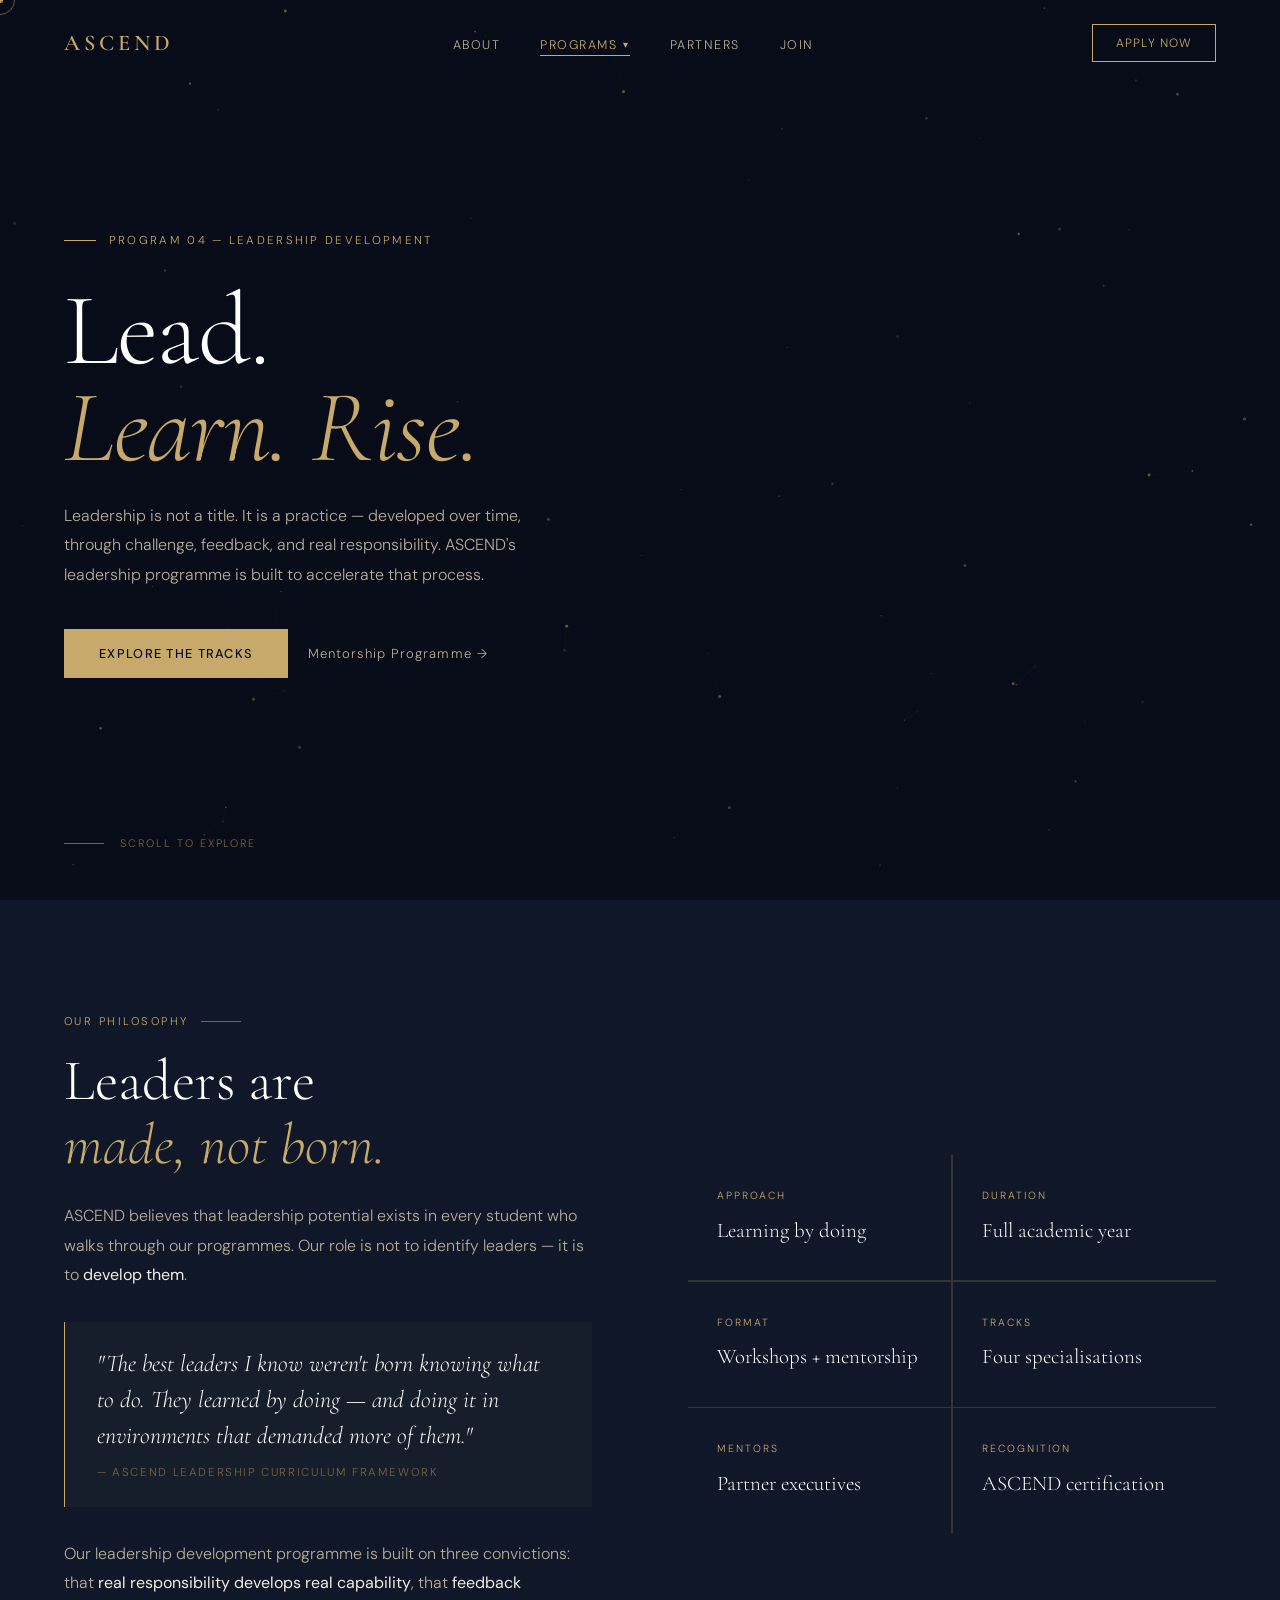
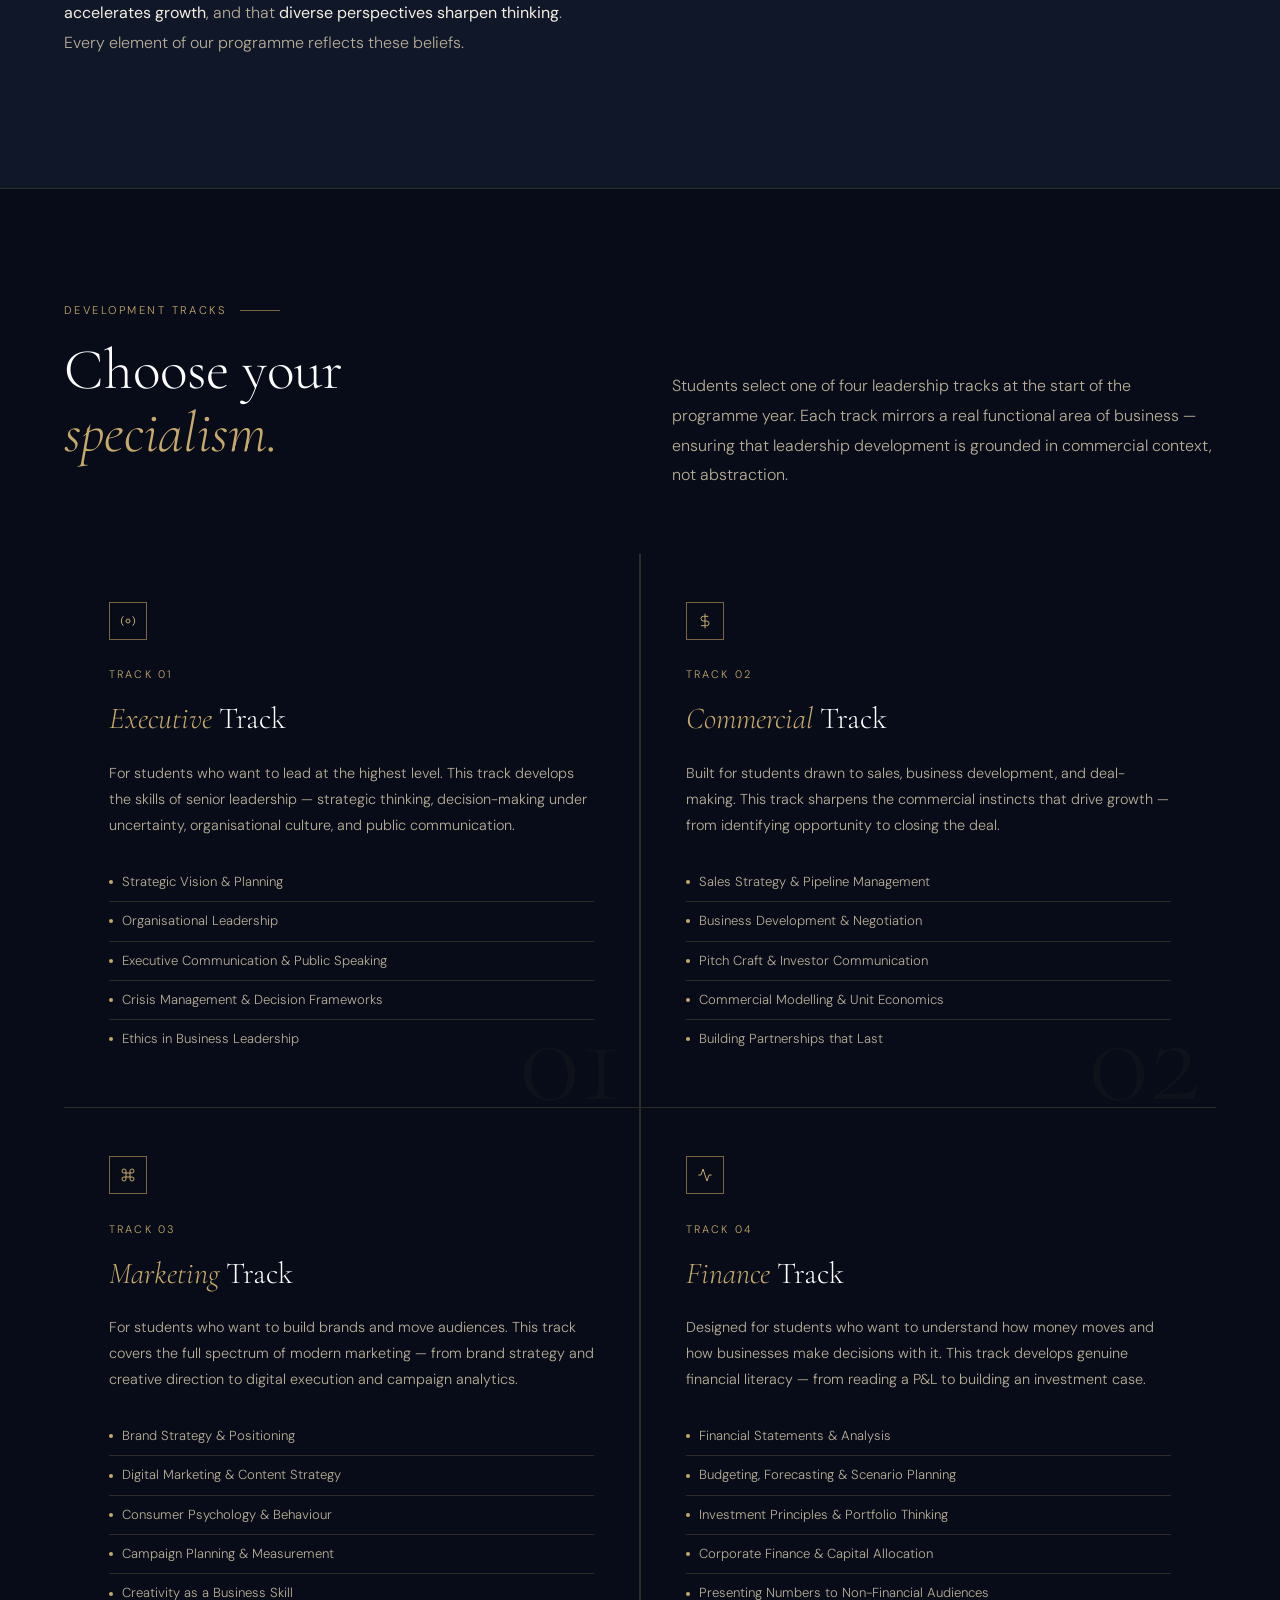
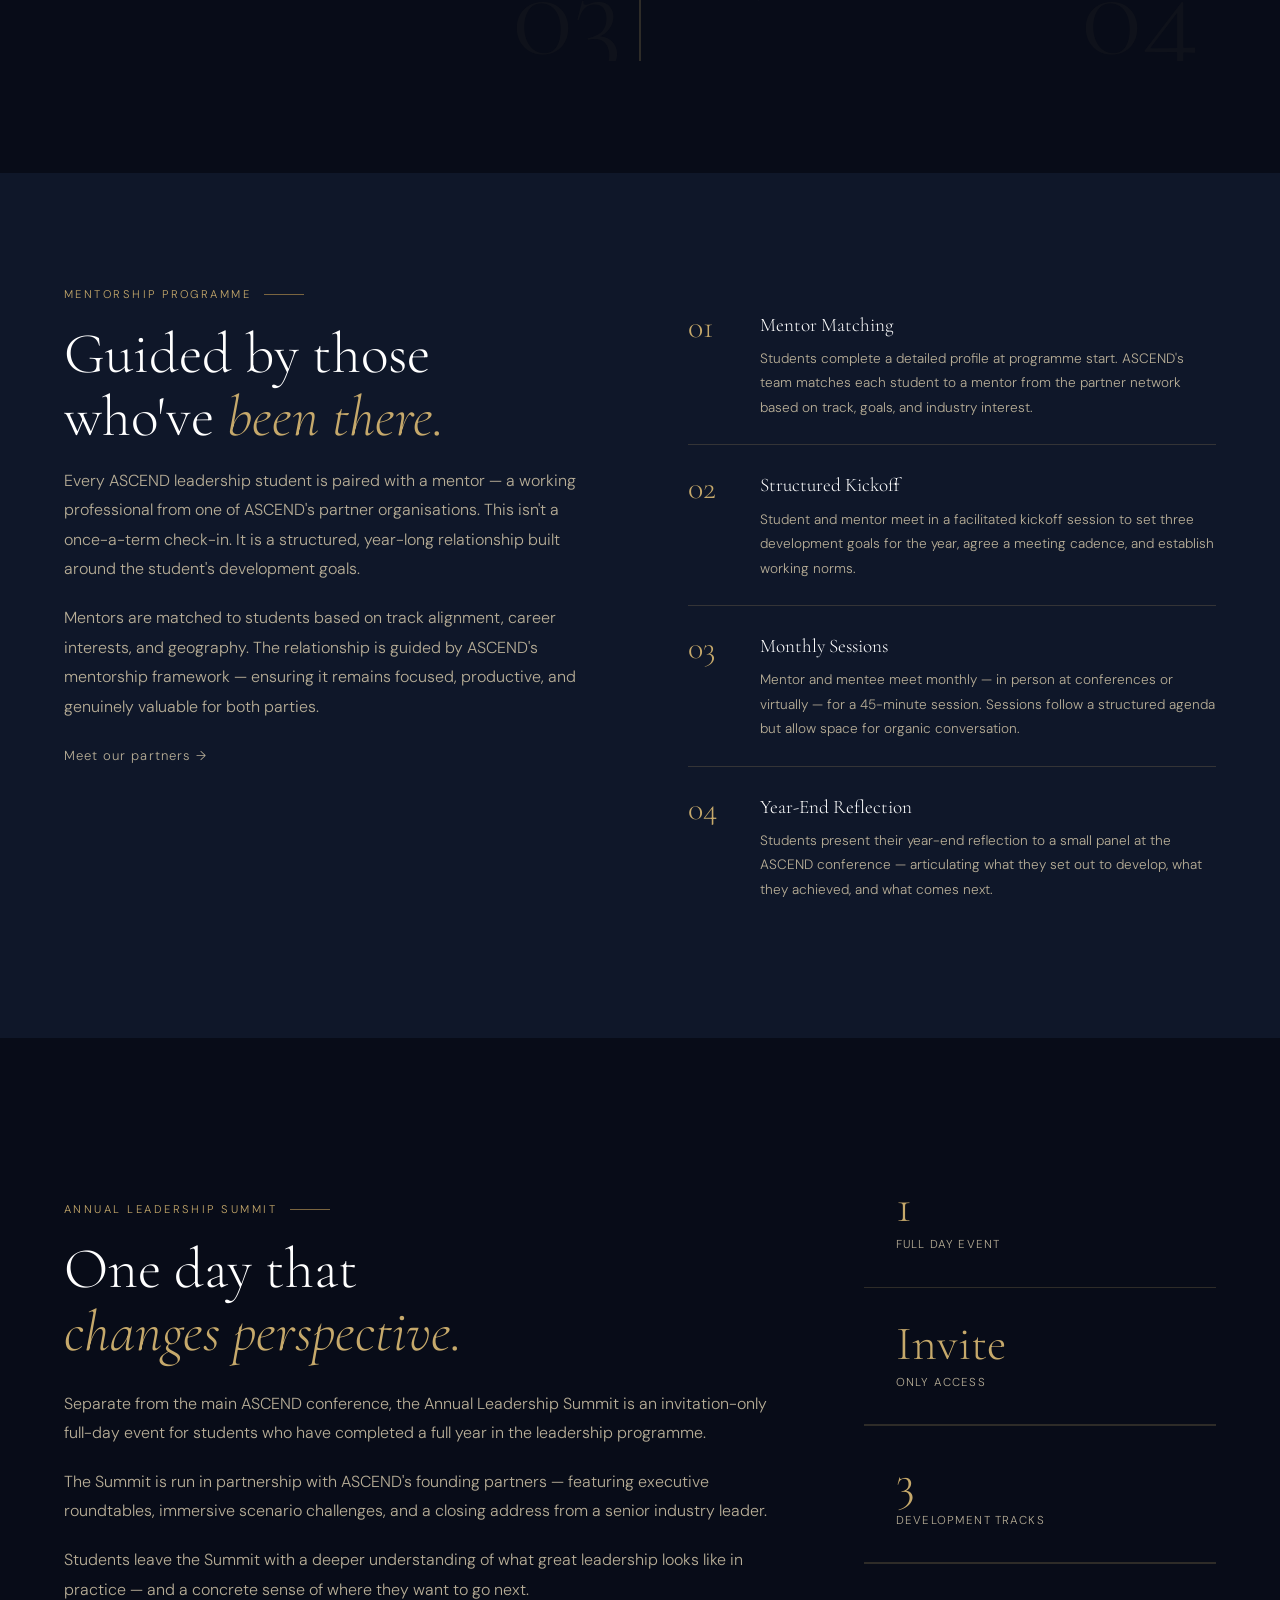
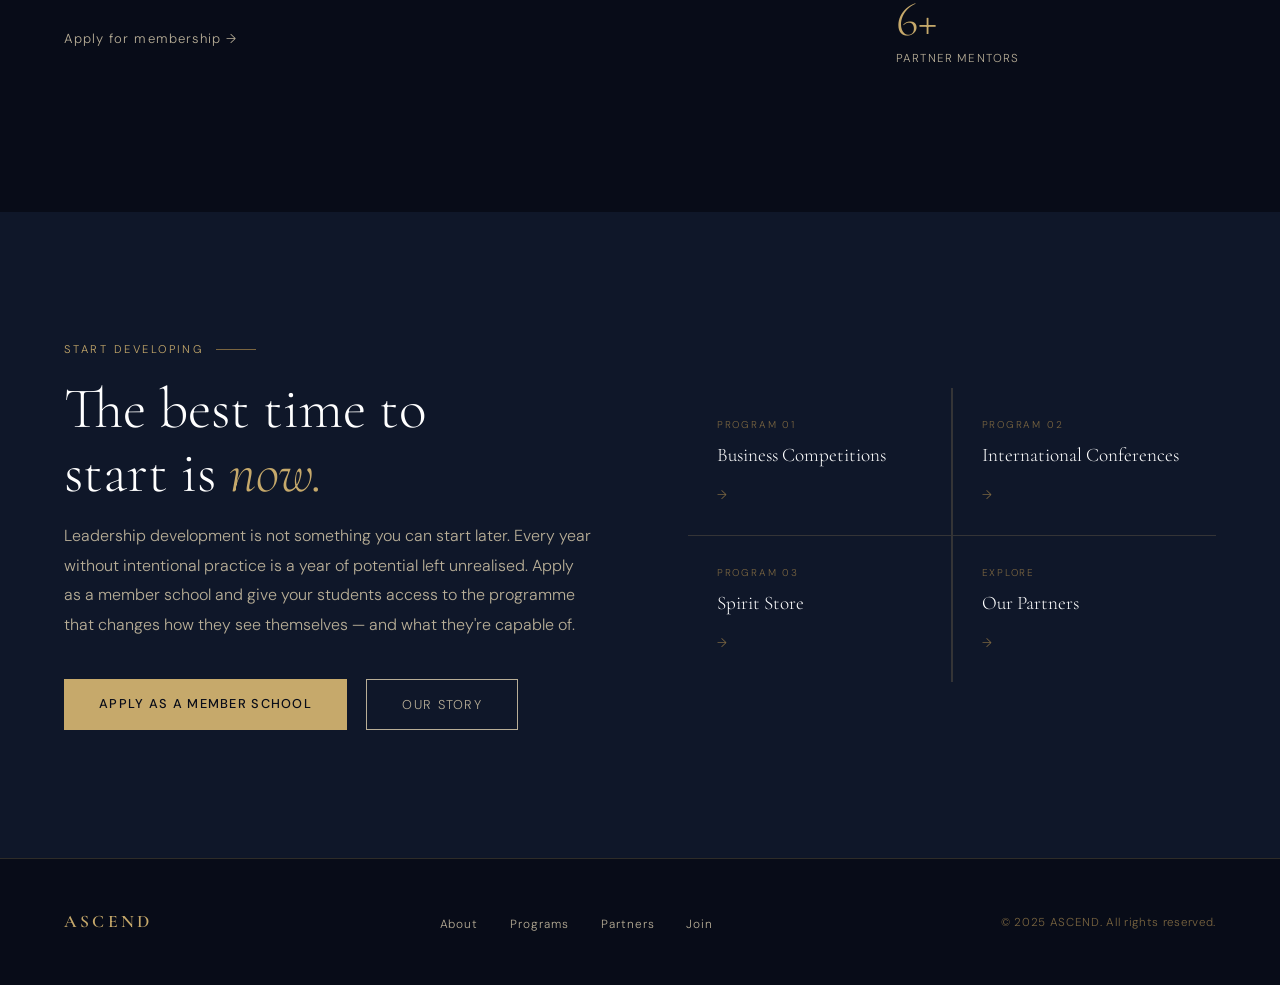
<file: programs/leadership.html>
<!DOCTYPE html>
<html lang="en">
<head>
<meta charset="UTF-8">
<meta name="viewport" content="width=device-width, initial-scale=1.0">
<title>Leadership Development — ASCEND</title>
<link rel="preconnect" href="https://fonts.googleapis.com">
<link href="https://fonts.googleapis.com/css2?family=Cormorant+Garamond:ital,wght@0,300;0,400;0,500;0,600;1,300;1,400&family=DM+Sans:wght@300;400;500&display=swap" rel="stylesheet">
<link rel="stylesheet" href="../css/main.css">
<style>
  /* ─── PHILOSOPHY ─── */
  #philosophy { padding: 7rem 5%; background: var(--navy-mid); }
  .phil-layout { display: grid; grid-template-columns: 1fr 1fr; gap: 6rem; align-items: center; }
  .phil-text p { color: var(--cream-dim); font-size: 1rem; line-height: 1.85; margin-bottom: 1.2rem; }
  .phil-text p strong { color: var(--cream); font-weight: 400; }
  .phil-quote {
    border-left: 1.5px solid var(--gold);
    padding: 1.5rem 2rem;
    margin: 2rem 0;
    background: rgba(198,169,107,0.04);
  }
  .phil-quote p {
    font-family: 'Cormorant Garamond', serif;
    font-size: 1.5rem; font-weight: 300; font-style: italic;
    color: var(--white); line-height: 1.5; margin: 0;
  }
  .phil-quote cite { display: block; margin-top: 0.6rem; font-size: 0.72rem; letter-spacing: 0.14em; text-transform: uppercase; color: var(--gold-dim); font-style: normal; }
  .phil-pillars { display: grid; grid-template-columns: 1fr 1fr; gap: 1.5px; background: var(--border); }
  .phil-pillar { background: var(--navy-mid); padding: 2rem 1.8rem; transition: background 0.3s; }
  .phil-pillar:hover { background: var(--navy-light); }
  .phil-pillar-label { font-size: 0.65rem; letter-spacing: 0.2em; text-transform: uppercase; color: var(--gold); margin-bottom: 0.5rem; }
  .phil-pillar-val { font-family: 'Cormorant Garamond', serif; font-size: 1.3rem; font-weight: 300; color: var(--white); }

  /* ─── TRACKS ─── */
  #tracks { padding: 7rem 5%; }
  .tracks-header { display: grid; grid-template-columns: 1fr 1fr; gap: 4rem; align-items: end; margin-bottom: 4rem; }
  .tracks-lead { color: var(--cream-dim); font-size: 1rem; line-height: 1.85; }
  .tracks-grid { display: grid; grid-template-columns: repeat(2, 1fr); gap: 1.5px; background: var(--border); }
  .track {
    background: var(--navy); padding: 3rem 2.8rem;
    position: relative; overflow: hidden;
    transition: background 0.4s;
  }
  .track:hover { background: var(--navy-light); }
  .track-bg-num {
    font-family: 'Cormorant Garamond', serif; font-size: 8rem; font-weight: 300;
    color: rgba(198,169,107,0.04); position: absolute; bottom: -1rem; right: 1rem;
    line-height: 1; user-select: none; transition: color 0.4s;
  }
  .track:hover .track-bg-num { color: rgba(198,169,107,0.09); }
  .track-icon { width: 38px; height: 38px; border: 0.5px solid var(--gold-dim); display: flex; align-items: center; justify-content: center; margin-bottom: 1.6rem; }
  .track-icon svg { width: 16px; height: 16px; stroke: var(--gold); fill: none; stroke-width: 1.5; }
  .track-label { font-size: 0.68rem; letter-spacing: 0.2em; text-transform: uppercase; color: var(--gold); margin-bottom: 0.6rem; }
  .track-name { font-family: 'Cormorant Garamond', serif; font-size: 1.9rem; font-weight: 300; color: var(--white); margin-bottom: 1rem; }
  .track-name em { font-style: italic; color: var(--gold); }
  .track-desc { font-size: 0.9rem; color: var(--cream-dim); line-height: 1.8; margin-bottom: 1.5rem; }
  .track-modules { list-style: none; }
  .track-modules li {
    font-size: 0.82rem; color: var(--cream-dim);
    padding: 0.5rem 0; border-bottom: 0.5px solid var(--border);
    display: flex; align-items: center; gap: 0.6rem;
  }
  .track-modules li:last-child { border-bottom: none; }
  .track-modules li::before { content: ''; display: block; width: 4px; height: 4px; border-radius: 50%; background: var(--gold); flex-shrink: 0; }

  /* ─── MENTORSHIP ─── */
  #mentorship { background: var(--navy-mid); padding: 7rem 5%; }
  .mentor-layout { display: grid; grid-template-columns: 1fr 1fr; gap: 6rem; align-items: start; }
  .mentor-text h2 { margin-bottom: 1rem; }
  .mentor-text p { color: var(--cream-dim); font-size: 1rem; line-height: 1.85; margin-bottom: 1.2rem; }
  .mentor-process { }
  .mentor-step {
    display: grid; grid-template-columns: 48px 1fr;
    gap: 1.5rem; padding: 1.5rem 0; border-bottom: 0.5px solid var(--border);
  }
  .mentor-step:last-child { border-bottom: none; }
  .mentor-step-num {
    font-family: 'Cormorant Garamond', serif; font-size: 2rem; font-weight: 300;
    color: var(--gold); line-height: 1; padding-top: 0.15rem;
  }
  .mentor-step-title { font-family: 'Cormorant Garamond', serif; font-size: 1.2rem; color: var(--white); margin-bottom: 0.35rem; }
  .mentor-step-text { font-size: 0.85rem; color: var(--cream-dim); line-height: 1.8; }

  /* ─── SUMMIT ─── */
  #summit { padding: 7rem 5%; }
  .summit-layout { display: grid; grid-template-columns: 2fr 1fr; gap: 6rem; align-items: center; }
  .summit-text p { color: var(--cream-dim); font-size: 1rem; line-height: 1.85; margin-bottom: 1.2rem; }
  .summit-stats { display: grid; gap: 1.5px; background: var(--border); }
  .summit-stat { background: var(--navy); padding: 2rem 2rem; }
  .summit-stat-val { font-family: 'Cormorant Garamond', serif; font-size: 3rem; font-weight: 300; color: var(--gold); line-height: 1; margin-bottom: 0.3rem; }
  .summit-stat-label { font-size: 0.72rem; letter-spacing: 0.1em; text-transform: uppercase; color: var(--cream-dim); }

  /* ─── CTA ─── */
  #lead-cta { background: var(--navy-mid); padding: 8rem 5%; }
  .cta-layout { display: grid; grid-template-columns: 1fr 1fr; gap: 6rem; align-items: center; }
  .cta-content h2 { margin-bottom: 1rem; }
  .cta-content p { color: var(--cream-dim); font-size: 1rem; line-height: 1.85; margin-bottom: 2.5rem; }
  .cta-nav { display: grid; grid-template-columns: 1fr 1fr; gap: 1.5px; background: var(--border); }
  .cta-nav-item {
    background: var(--navy-mid); padding: 1.8rem 1.8rem;
    text-decoration: none; transition: background 0.3s;
    display: flex; flex-direction: column; gap: 0.3rem;
  }
  .cta-nav-item:hover { background: var(--navy-light); }
  .cta-nav-label { font-size: 0.62rem; letter-spacing: 0.18em; text-transform: uppercase; color: var(--gold-dim); }
  .cta-nav-title { font-family: 'Cormorant Garamond', serif; font-size: 1.2rem; color: var(--white); }
  .cta-nav-arrow { font-size: 0.8rem; color: var(--gold-dim); margin-top: 0.5rem; transition: color 0.3s; }
  .cta-nav-item:hover .cta-nav-arrow { color: var(--gold); }

  @media (max-width: 900px) {
    .phil-layout { grid-template-columns: 1fr; gap: 3.5rem; }
    .tracks-header { grid-template-columns: 1fr; gap: 1.5rem; }
    .mentor-layout { grid-template-columns: 1fr; gap: 3rem; }
    .summit-layout { grid-template-columns: 1fr; gap: 3.5rem; }
    .cta-layout { grid-template-columns: 1fr; gap: 3rem; }
    .phil-pillars { grid-template-columns: 1fr; }
  }
  @media (max-width: 640px) {
    .tracks-grid { grid-template-columns: 1fr; }
    .cta-nav { grid-template-columns: 1fr; }
  }
</style>
</head>
<body>

<div id="site-overlay"><div class="overlay-logo">ASCEND</div></div>
<div id="scroll-progress"></div>

<nav id="navbar">
  <a class="nav-logo" href="../index.html">ASCEND</a>
  <ul class="nav-links">
    <li><a href="../about.html">About</a></li>
    <li class="has-dropdown">
      <a href="#" class="active">Programs</a>
      <div class="nav-dropdown">
        <a href="competitions.html">Business Competitions <span class="dd-num">01</span></a>
        <a href="conferences.html">International Conferences <span class="dd-num">02</span></a>
        <a href="spirit-store.html">Spirit Store <span class="dd-num">03</span></a>
        <a href="leadership.html" class="active">Leadership Development <span class="dd-num">04</span></a>
      </div>
    </li>
    <li><a href="../partners.html">Partners</a></li>
    <li><a href="../join.html">Join</a></li>
  </ul>
  <a class="nav-cta" href="../join.html">Apply Now</a>
  <div class="nav-hamburger" id="hamburger"><span></span><span></span><span></span></div>
</nav>
<div class="mobile-nav" id="mobileNav">
  <a href="../about.html">About</a>
  <a href="competitions.html">Competitions</a>
  <a href="conferences.html">Conferences</a>
  <a href="spirit-store.html">Spirit Store</a>
  <a href="leadership.html">Leadership</a>
  <div class="mobile-divider"></div>
  <a href="../partners.html">Partners</a>
  <a href="../join.html" class="mobile-cta">Apply Now</a>
</div>

<!-- HERO -->
<section class="page-hero">
  <canvas class="hero-canvas"></canvas>
  <div class="hero-content" style="animation: fadeUp 1s 0.3s both">
    <div class="hero-tag">Program 04 — Leadership Development</div>
    <h1>Lead.<br><em>Learn. Rise.</em></h1>
    <p class="hero-sub">Leadership is not a title. It is a practice — developed over time, through challenge, feedback, and real responsibility. ASCEND's leadership programme is built to accelerate that process.</p>
    <div style="display:flex;gap:1.2rem;flex-wrap:wrap;margin-top:0.5rem;">
      <a class="btn-primary" href="#tracks" data-magnetic>Explore the Tracks</a>
      <a class="btn-ghost" href="#mentorship">Mentorship Programme →</a>
    </div>
  </div>
  <div class="hero-scroll"><span class="scroll-line"></span>Scroll to explore</div>
</section>

<!-- PHILOSOPHY -->
<section id="philosophy">
  <div class="phil-layout">
    <div class="phil-text reveal-l">
      <div class="section-label">Our Philosophy</div>
      <h2>Leaders are<br><em>made, not born.</em></h2>
      <p>ASCEND believes that leadership potential exists in every student who walks through our programmes. Our role is not to identify leaders — it is to <strong>develop them</strong>.</p>
      <div class="phil-quote">
        <p>"The best leaders I know weren't born knowing what to do. They learned by doing — and doing it in environments that demanded more of them."</p>
        <cite>— ASCEND Leadership Curriculum Framework</cite>
      </div>
      <p>Our leadership development programme is built on three convictions: that <strong>real responsibility develops real capability</strong>, that <strong>feedback accelerates growth</strong>, and that <strong>diverse perspectives sharpen thinking</strong>. Every element of our programme reflects these beliefs.</p>
    </div>
    <div class="phil-pillars reveal-r">
      <div class="phil-pillar"><div class="phil-pillar-label">Approach</div><div class="phil-pillar-val">Learning by doing</div></div>
      <div class="phil-pillar"><div class="phil-pillar-label">Duration</div><div class="phil-pillar-val">Full academic year</div></div>
      <div class="phil-pillar"><div class="phil-pillar-label">Format</div><div class="phil-pillar-val">Workshops + mentorship</div></div>
      <div class="phil-pillar"><div class="phil-pillar-label">Tracks</div><div class="phil-pillar-val">Four specialisations</div></div>
      <div class="phil-pillar"><div class="phil-pillar-label">Mentors</div><div class="phil-pillar-val">Partner executives</div></div>
      <div class="phil-pillar"><div class="phil-pillar-label">Recognition</div><div class="phil-pillar-val">ASCEND certification</div></div>
    </div>
  </div>
</section>

<div class="divider"></div>

<!-- TRACKS -->
<section id="tracks">
  <div class="tracks-header reveal">
    <div>
      <div class="section-label">Development Tracks</div>
      <h2>Choose your<br><em>specialism.</em></h2>
    </div>
    <p class="tracks-lead">Students select one of four leadership tracks at the start of the programme year. Each track mirrors a real functional area of business — ensuring that leadership development is grounded in commercial context, not abstraction.</p>
  </div>
  <div class="tracks-grid reveal">
    <div class="track" data-tilt>
      <span class="track-bg-num">01</span>
      <div class="track-icon"><svg viewBox="0 0 24 24"><circle cx="12" cy="12" r="3"/><path d="M19.07 4.93a10 10 0 0 1 0 14.14M4.93 4.93a10 10 0 0 0 0 14.14"/></svg></div>
      <div class="track-label">Track 01</div>
      <div class="track-name"><em>Executive</em> Track</div>
      <p class="track-desc">For students who want to lead at the highest level. This track develops the skills of senior leadership — strategic thinking, decision-making under uncertainty, organisational culture, and public communication.</p>
      <ul class="track-modules">
        <li>Strategic Vision &amp; Planning</li>
        <li>Organisational Leadership</li>
        <li>Executive Communication &amp; Public Speaking</li>
        <li>Crisis Management &amp; Decision Frameworks</li>
        <li>Ethics in Business Leadership</li>
      </ul>
    </div>
    <div class="track" data-tilt>
      <span class="track-bg-num">02</span>
      <div class="track-icon"><svg viewBox="0 0 24 24"><line x1="12" y1="1" x2="12" y2="23"/><path d="M17 5H9.5a3.5 3.5 0 0 0 0 7h5a3.5 3.5 0 0 1 0 7H6"/></svg></div>
      <div class="track-label">Track 02</div>
      <div class="track-name"><em>Commercial</em> Track</div>
      <p class="track-desc">Built for students drawn to sales, business development, and deal-making. This track sharpens the commercial instincts that drive growth — from identifying opportunity to closing the deal.</p>
      <ul class="track-modules">
        <li>Sales Strategy &amp; Pipeline Management</li>
        <li>Business Development &amp; Negotiation</li>
        <li>Pitch Craft &amp; Investor Communication</li>
        <li>Commercial Modelling &amp; Unit Economics</li>
        <li>Building Partnerships that Last</li>
      </ul>
    </div>
    <div class="track" data-tilt>
      <span class="track-bg-num">03</span>
      <div class="track-icon"><svg viewBox="0 0 24 24"><path d="M18 3a3 3 0 0 0-3 3v12a3 3 0 0 0 3 3 3 3 0 0 0 3-3 3 3 0 0 0-3-3H6a3 3 0 0 0-3 3 3 3 0 0 0 3 3 3 3 0 0 0 3-3V6a3 3 0 0 0-3-3 3 3 0 0 0-3 3 3 3 0 0 0 3 3h12a3 3 0 0 0 3-3 3 3 0 0 0-3-3z"/></svg></div>
      <div class="track-label">Track 03</div>
      <div class="track-name"><em>Marketing</em> Track</div>
      <p class="track-desc">For students who want to build brands and move audiences. This track covers the full spectrum of modern marketing — from brand strategy and creative direction to digital execution and campaign analytics.</p>
      <ul class="track-modules">
        <li>Brand Strategy &amp; Positioning</li>
        <li>Digital Marketing &amp; Content Strategy</li>
        <li>Consumer Psychology &amp; Behaviour</li>
        <li>Campaign Planning &amp; Measurement</li>
        <li>Creativity as a Business Skill</li>
      </ul>
    </div>
    <div class="track" data-tilt>
      <span class="track-bg-num">04</span>
      <div class="track-icon"><svg viewBox="0 0 24 24"><polyline points="22 12 18 12 15 21 9 3 6 12 2 12"/></svg></div>
      <div class="track-label">Track 04</div>
      <div class="track-name"><em>Finance</em> Track</div>
      <p class="track-desc">Designed for students who want to understand how money moves and how businesses make decisions with it. This track develops genuine financial literacy — from reading a P&amp;L to building an investment case.</p>
      <ul class="track-modules">
        <li>Financial Statements &amp; Analysis</li>
        <li>Budgeting, Forecasting &amp; Scenario Planning</li>
        <li>Investment Principles &amp; Portfolio Thinking</li>
        <li>Corporate Finance &amp; Capital Allocation</li>
        <li>Presenting Numbers to Non-Financial Audiences</li>
      </ul>
    </div>
  </div>
</section>

<!-- MENTORSHIP -->
<section id="mentorship">
  <div class="mentor-layout">
    <div class="mentor-text reveal-l">
      <div class="section-label">Mentorship Programme</div>
      <h2>Guided by those<br>who've <em>been there.</em></h2>
      <p>Every ASCEND leadership student is paired with a mentor — a working professional from one of ASCEND's partner organisations. This isn't a once-a-term check-in. It is a structured, year-long relationship built around the student's development goals.</p>
      <p>Mentors are matched to students based on track alignment, career interests, and geography. The relationship is guided by ASCEND's mentorship framework — ensuring it remains focused, productive, and genuinely valuable for both parties.</p>
      <a class="btn-ghost" href="../partners.html">Meet our partners →</a>
    </div>
    <div class="mentor-process reveal-r">
      <div class="mentor-step">
        <div class="mentor-step-num">01</div>
        <div>
          <div class="mentor-step-title">Mentor Matching</div>
          <p class="mentor-step-text">Students complete a detailed profile at programme start. ASCEND's team matches each student to a mentor from the partner network based on track, goals, and industry interest.</p>
        </div>
      </div>
      <div class="mentor-step">
        <div class="mentor-step-num">02</div>
        <div>
          <div class="mentor-step-title">Structured Kickoff</div>
          <p class="mentor-step-text">Student and mentor meet in a facilitated kickoff session to set three development goals for the year, agree a meeting cadence, and establish working norms.</p>
        </div>
      </div>
      <div class="mentor-step">
        <div class="mentor-step-num">03</div>
        <div>
          <div class="mentor-step-title">Monthly Sessions</div>
          <p class="mentor-step-text">Mentor and mentee meet monthly — in person at conferences or virtually — for a 45-minute session. Sessions follow a structured agenda but allow space for organic conversation.</p>
        </div>
      </div>
      <div class="mentor-step">
        <div class="mentor-step-num">04</div>
        <div>
          <div class="mentor-step-title">Year-End Reflection</div>
          <p class="mentor-step-text">Students present their year-end reflection to a small panel at the ASCEND conference — articulating what they set out to develop, what they achieved, and what comes next.</p>
        </div>
      </div>
    </div>
  </div>
</section>

<!-- SUMMIT -->
<section id="summit">
  <div class="summit-layout">
    <div class="summit-text reveal-l">
      <div class="section-label">Annual Leadership Summit</div>
      <h2>One day that<br><em>changes perspective.</em></h2>
      <p>Separate from the main ASCEND conference, the Annual Leadership Summit is an invitation-only full-day event for students who have completed a full year in the leadership programme.</p>
      <p>The Summit is run in partnership with ASCEND's founding partners — featuring executive roundtables, immersive scenario challenges, and a closing address from a senior industry leader.</p>
      <p>Students leave the Summit with a deeper understanding of what great leadership looks like in practice — and a concrete sense of where they want to go next.</p>
      <a class="btn-ghost" href="../join.html">Apply for membership →</a>
    </div>
    <div class="summit-stats reveal-r">
      <div class="summit-stat"><div class="summit-stat-val" data-count="1">1</div><div class="summit-stat-label">Full Day Event</div></div>
      <div class="summit-stat"><div class="summit-stat-val">Invite</div><div class="summit-stat-label">Only Access</div></div>
      <div class="summit-stat"><div class="summit-stat-val" data-count="4">4</div><div class="summit-stat-label">Development Tracks</div></div>
      <div class="summit-stat"><div class="summit-stat-val">6+</div><div class="summit-stat-label">Partner Mentors</div></div>
    </div>
  </div>
</section>

<!-- CTA -->
<section id="lead-cta">
  <div class="cta-layout">
    <div class="cta-content reveal-l">
      <div class="section-label">Start Developing</div>
      <h2>The best time to<br>start is <em>now.</em></h2>
      <p>Leadership development is not something you can start later. Every year without intentional practice is a year of potential left unrealised. Apply as a member school and give your students access to the programme that changes how they see themselves — and what they're capable of.</p>
      <div style="display:flex;gap:1.2rem;flex-wrap:wrap;">
        <a class="btn-primary" href="../join.html" data-magnetic>Apply as a Member School</a>
        <a class="btn-outline" href="../about.html">Our Story</a>
      </div>
    </div>
    <div class="cta-nav reveal-r">
      <a class="cta-nav-item" href="competitions.html">
        <span class="cta-nav-label">Program 01</span>
        <span class="cta-nav-title">Business Competitions</span>
        <span class="cta-nav-arrow">→</span>
      </a>
      <a class="cta-nav-item" href="conferences.html">
        <span class="cta-nav-label">Program 02</span>
        <span class="cta-nav-title">International Conferences</span>
        <span class="cta-nav-arrow">→</span>
      </a>
      <a class="cta-nav-item" href="spirit-store.html">
        <span class="cta-nav-label">Program 03</span>
        <span class="cta-nav-title">Spirit Store</span>
        <span class="cta-nav-arrow">→</span>
      </a>
      <a class="cta-nav-item" href="../partners.html">
        <span class="cta-nav-label">Explore</span>
        <span class="cta-nav-title">Our Partners</span>
        <span class="cta-nav-arrow">→</span>
      </a>
    </div>
  </div>
</section>

<!-- FOOTER -->
<footer>
  <a href="../index.html" class="footer-logo">ASCEND</a>
  <ul class="footer-links">
    <li><a href="../about.html">About</a></li>
    <li><a href="competitions.html">Programs</a></li>
    <li><a href="../partners.html">Partners</a></li>
    <li><a href="../join.html">Join</a></li>
  </ul>
  <div class="footer-copy">© 2025 ASCEND. All rights reserved.</div>
</footer>

<script src="../js/main.js"></script>
</body>
</html>
</file>
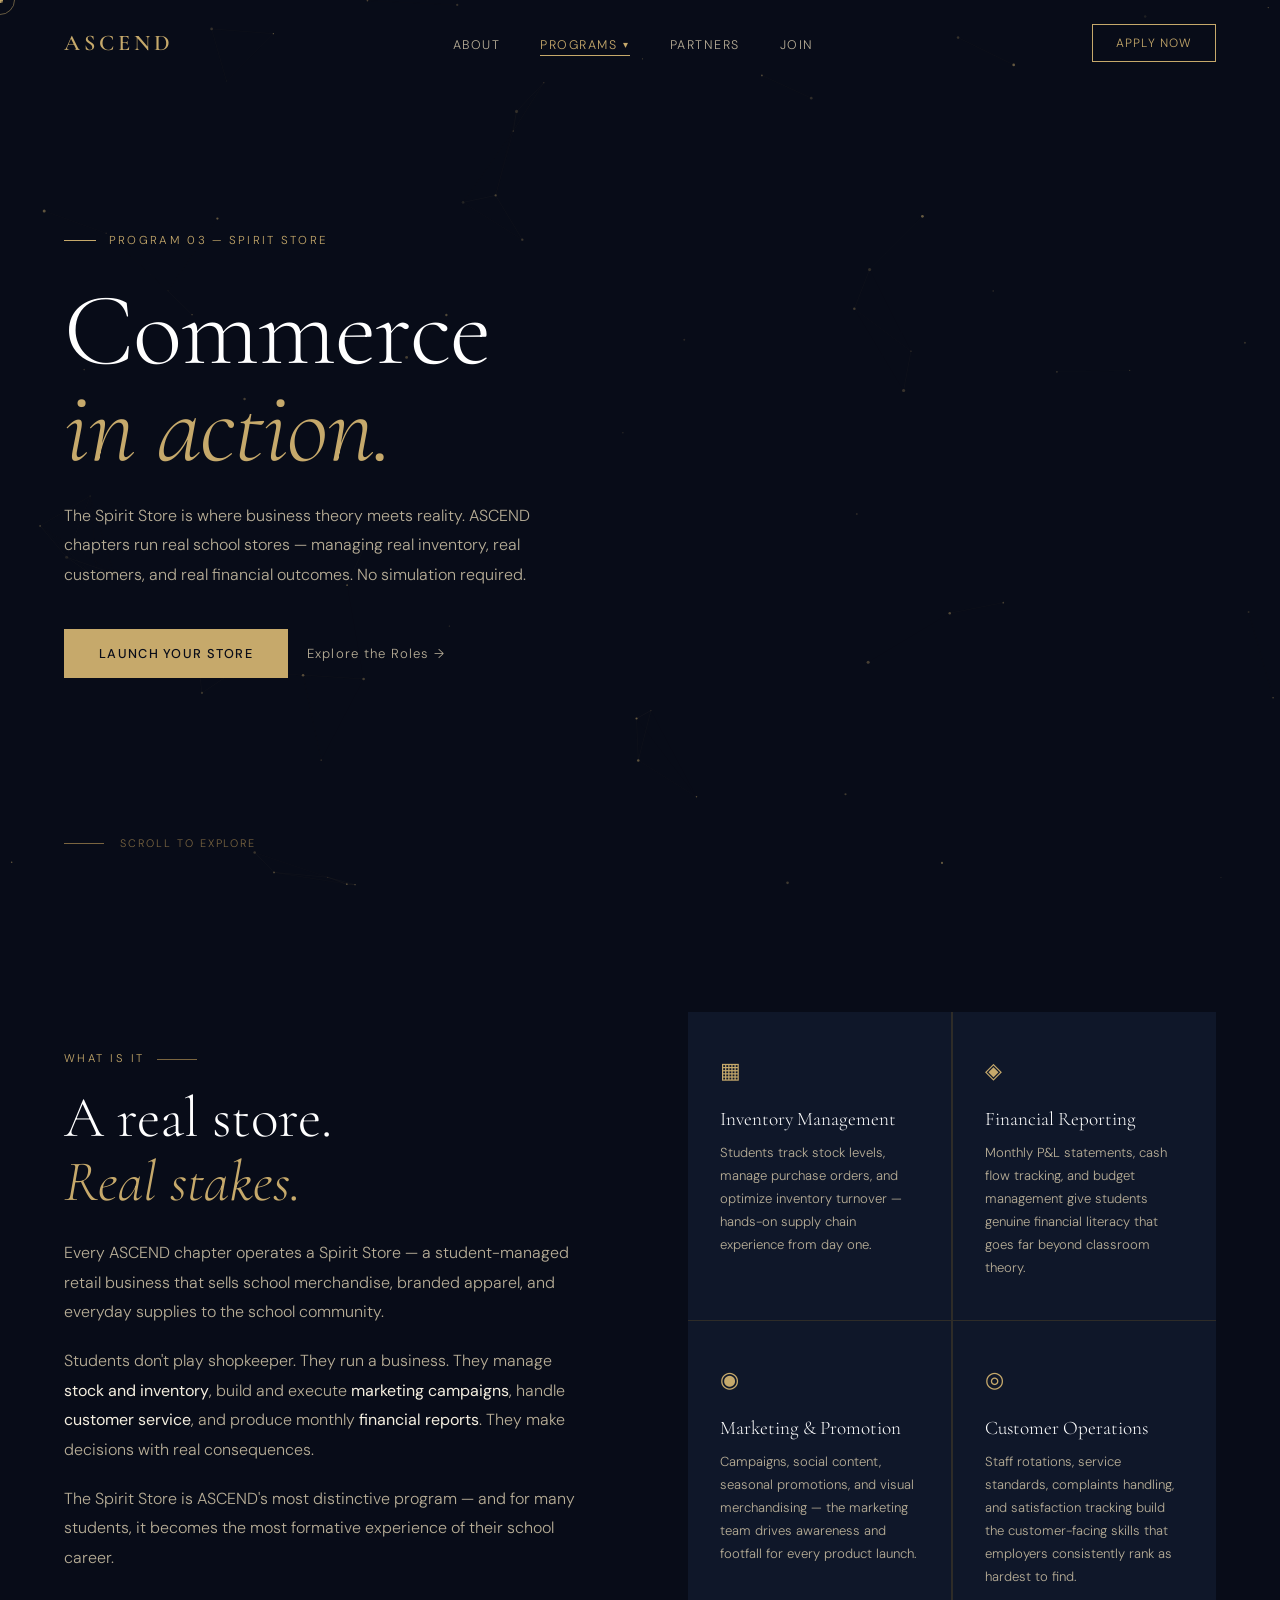
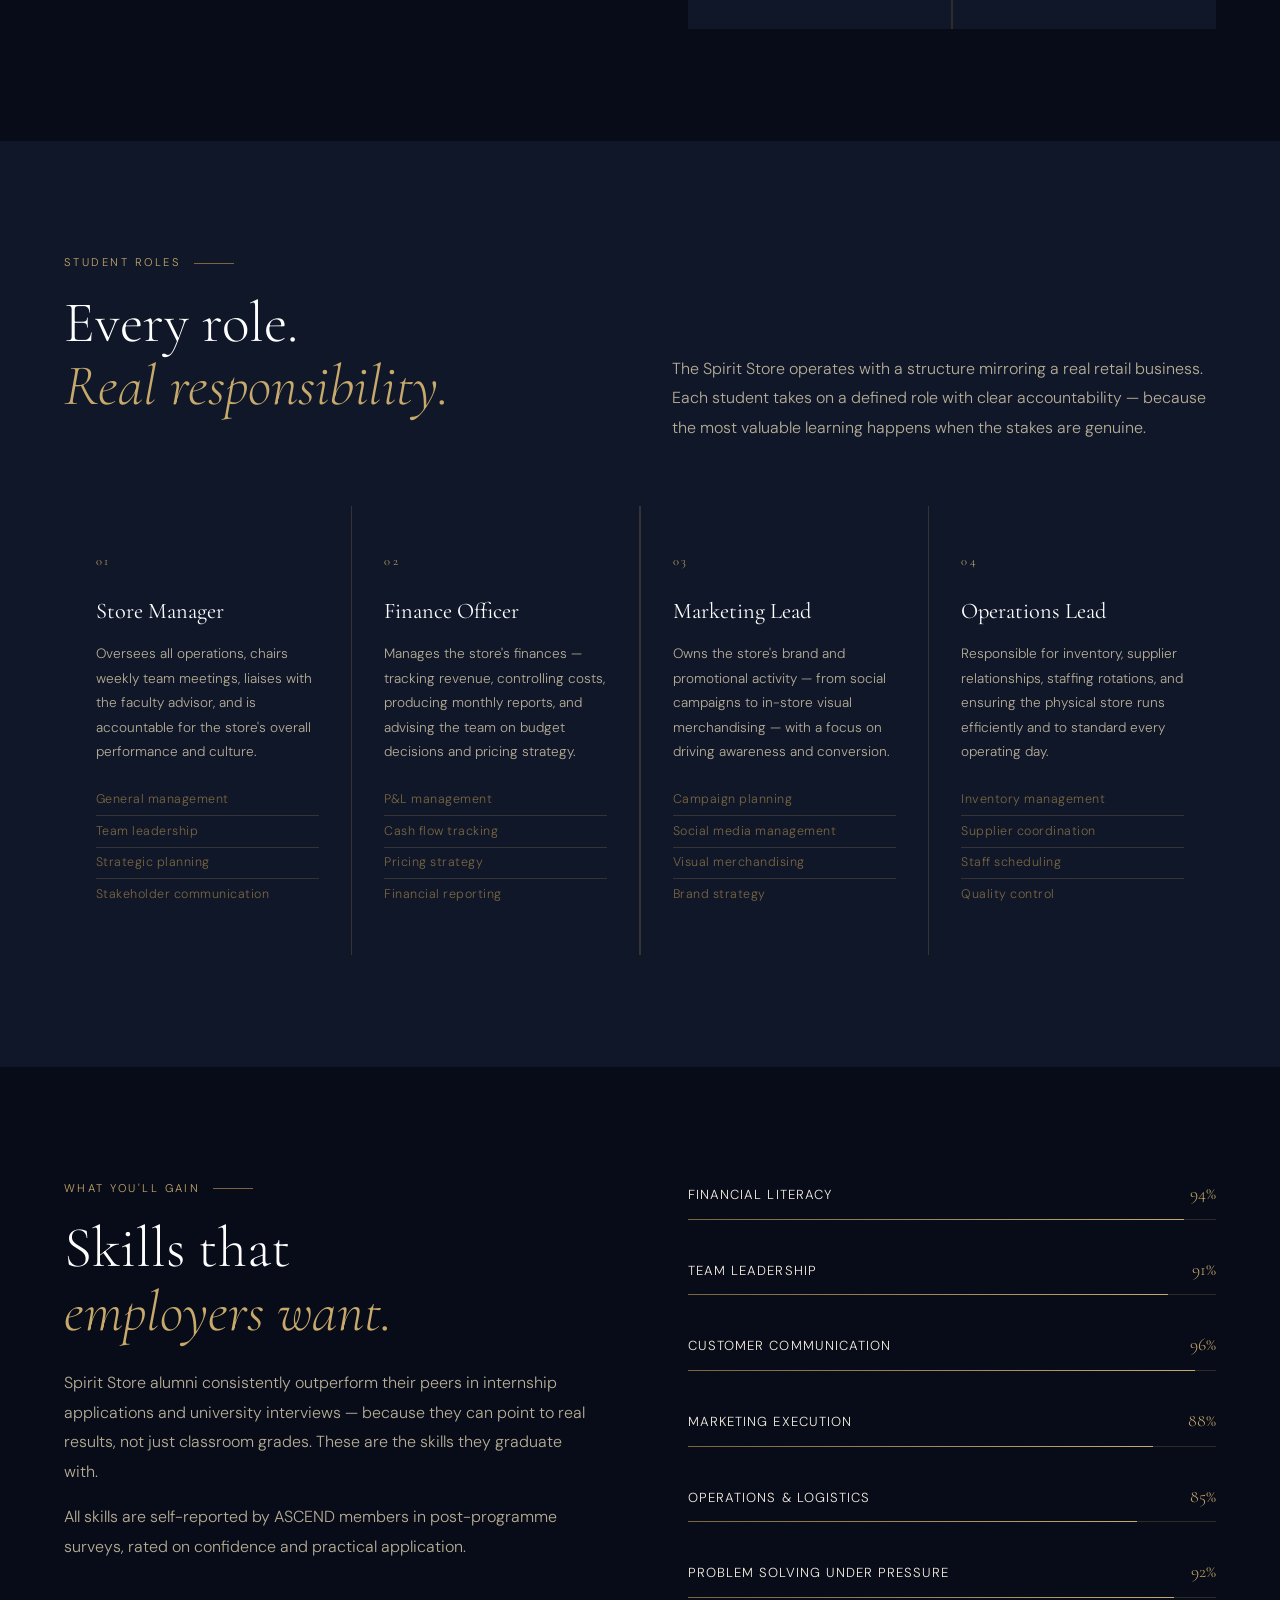
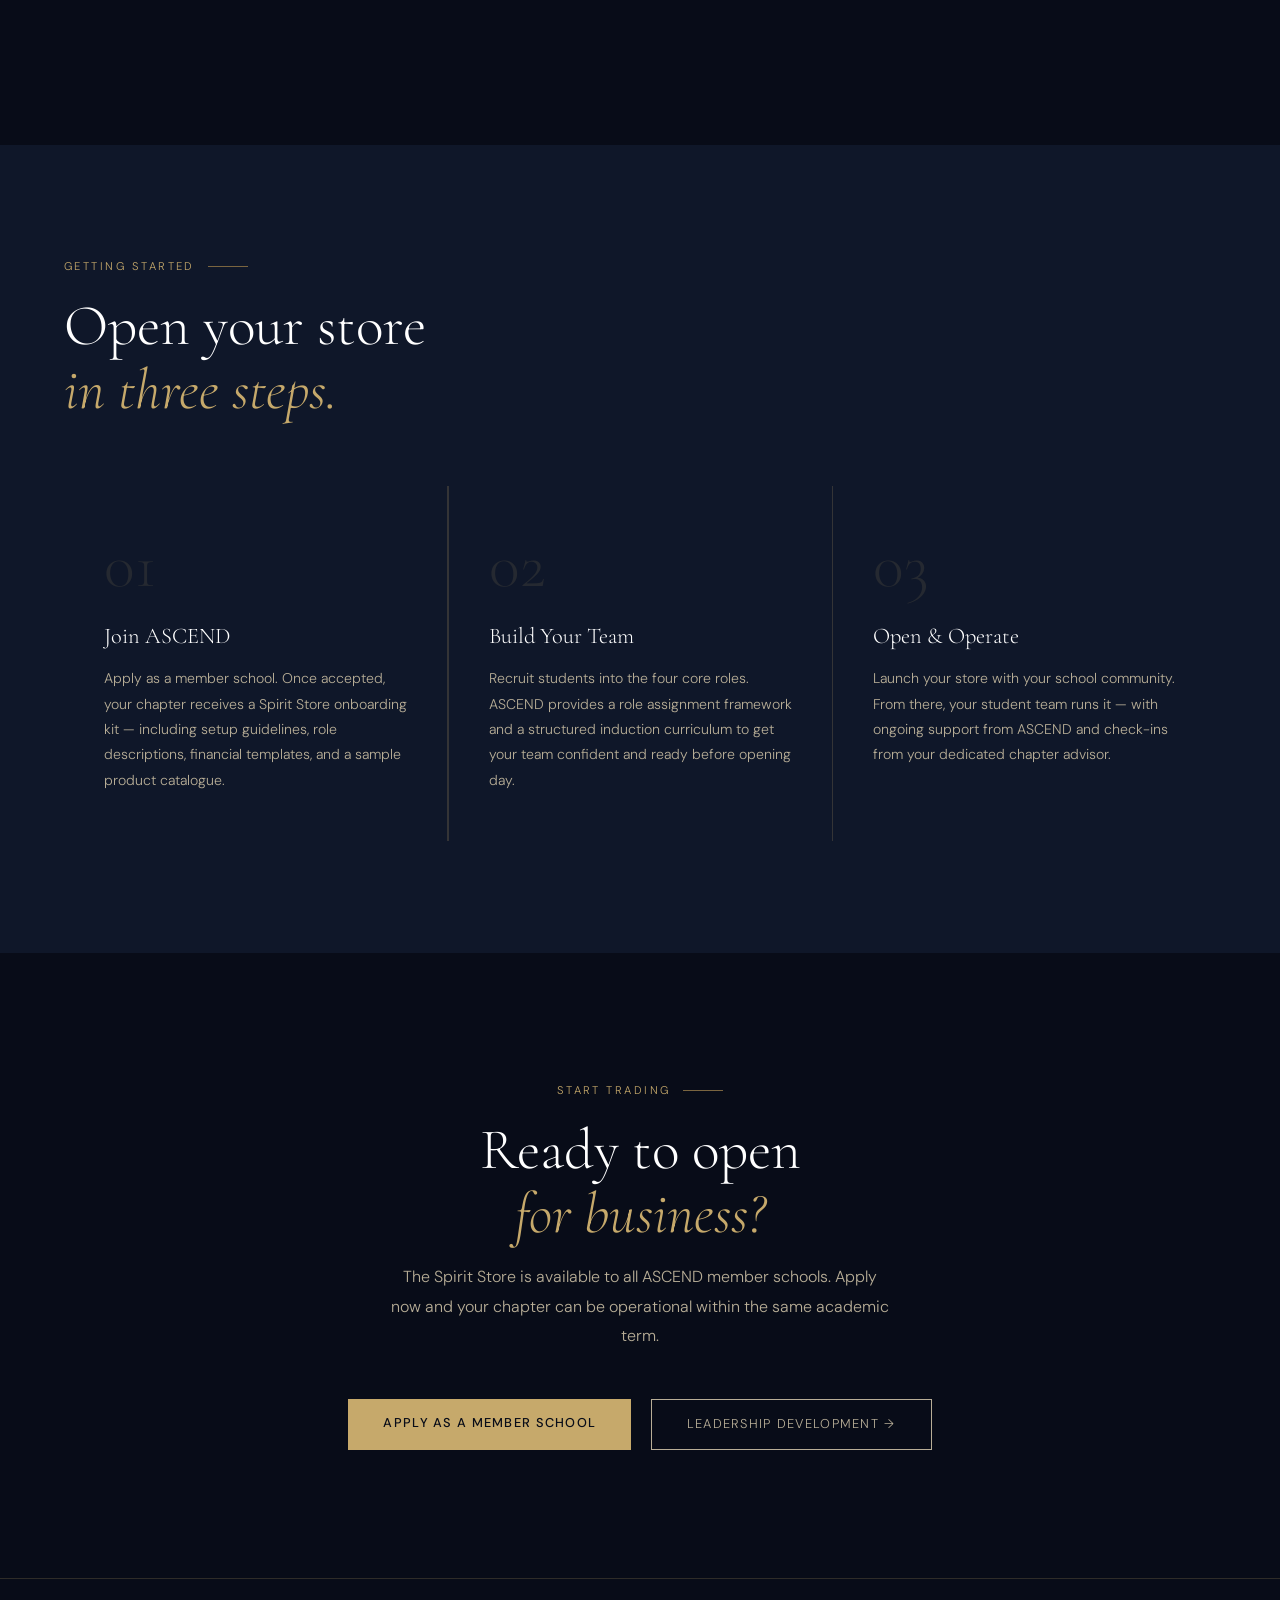
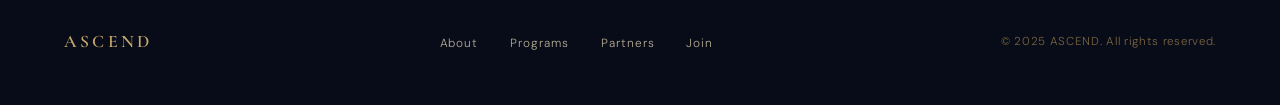
<file: programs/spirit-store.html>
<!DOCTYPE html>
<html lang="en">
<head>
<meta charset="UTF-8">
<meta name="viewport" content="width=device-width, initial-scale=1.0">
<title>Spirit Store — ASCEND</title>
<link rel="preconnect" href="https://fonts.googleapis.com">
<link href="https://fonts.googleapis.com/css2?family=Cormorant+Garamond:ital,wght@0,300;0,400;0,500;0,600;1,300;1,400&family=DM+Sans:wght@300;400;500&display=swap" rel="stylesheet">
<link rel="stylesheet" href="../css/main.css">
<style>
  /* ─── CONCEPT ─── */
  #concept { padding: 7rem 5%; }
  .concept-layout { display: grid; grid-template-columns: 1fr 1fr; gap: 6rem; align-items: center; }
  .concept-text p { color: var(--cream-dim); font-size: 1rem; line-height: 1.85; margin-bottom: 1.2rem; }
  .concept-text p strong { color: var(--cream); font-weight: 400; }
  .concept-visual {
    display: grid; grid-template-columns: 1fr 1fr; gap: 1.5px; background: var(--border);
  }
  .concept-cell {
    background: var(--navy-mid); padding: 2.5rem 2rem;
    transition: background 0.4s;
  }
  .concept-cell:hover { background: var(--navy-light); }
  .concept-cell-icon { font-size: 1.4rem; margin-bottom: 0.8rem; color: var(--gold); }
  .concept-cell-title { font-family: 'Cormorant Garamond', serif; font-size: 1.2rem; color: var(--white); margin-bottom: 0.4rem; }
  .concept-cell-text { font-size: 0.82rem; color: var(--cream-dim); line-height: 1.75; }

  /* ─── ROLES ─── */
  #roles { background: var(--navy-mid); padding: 7rem 5%; }
  .roles-header { display: grid; grid-template-columns: 1fr 1fr; gap: 4rem; align-items: end; margin-bottom: 4rem; }
  .roles-lead { color: var(--cream-dim); font-size: 1rem; line-height: 1.85; }
  .roles-grid { display: grid; grid-template-columns: repeat(4, 1fr); gap: 1.5px; background: var(--border); }
  .role-card {
    background: var(--navy-mid); padding: 2.8rem 2rem;
    position: relative; overflow: hidden; transition: background 0.4s;
  }
  .role-card:hover { background: var(--navy-light); }
  .role-card::before {
    content: ''; position: absolute; top: 0; left: 0;
    width: 100%; height: 2px;
    background: linear-gradient(90deg, transparent, var(--gold), transparent);
    transform: scaleX(0); transition: transform 0.5s var(--ease);
  }
  .role-card:hover::before { transform: scaleX(1); }
  .role-num { font-family: 'Cormorant Garamond', serif; font-size: 0.78rem; letter-spacing: 0.2em; color: var(--gold); margin-bottom: 1.2rem; }
  .role-title { font-family: 'Cormorant Garamond', serif; font-size: 1.4rem; font-weight: 400; color: var(--white); margin-bottom: 0.8rem; }
  .role-desc { font-size: 0.85rem; color: var(--cream-dim); line-height: 1.8; margin-bottom: 1.2rem; }
  .role-skills { list-style: none; }
  .role-skills li { font-size: 0.78rem; color: var(--gold-dim); padding: 0.3rem 0; border-bottom: 0.5px solid var(--border); letter-spacing: 0.04em; }
  .role-skills li:last-child { border-bottom: none; }

  /* ─── SKILLS ─── */
  #skills { padding: 7rem 5%; }
  .skills-layout { display: grid; grid-template-columns: 1fr 1fr; gap: 6rem; align-items: start; }
  .skills-intro p { color: var(--cream-dim); font-size: 1rem; line-height: 1.85; margin-top: 1rem; }
  .skills-bars { }
  .skill-bar { margin-bottom: 2.2rem; }
  .skill-bar-header { display: flex; justify-content: space-between; align-items: baseline; margin-bottom: 0.6rem; }
  .skill-bar-name { font-size: 0.82rem; letter-spacing: 0.08em; text-transform: uppercase; color: var(--cream); }
  .skill-bar-pct { font-family: 'Cormorant Garamond', serif; font-size: 1.1rem; color: var(--gold); }
  .skill-bar-track { height: 1px; background: var(--border); position: relative; overflow: hidden; }
  .skill-bar-fill {
    position: absolute; top: 0; left: 0; height: 100%;
    background: linear-gradient(90deg, var(--gold-dim), var(--gold));
    width: 0%; transition: width 1.2s var(--ease);
  }
  .skill-bar-fill.animated { width: var(--target-width); }

  /* ─── LAUNCH ─── */
  #launch { background: var(--navy-mid); padding: 7rem 5%; }
  .launch-header { margin-bottom: 4rem; }
  .launch-steps { display: grid; grid-template-columns: repeat(3, 1fr); gap: 1.5px; background: var(--border); }
  .launch-step {
    background: var(--navy-mid); padding: 3rem 2.5rem;
    transition: background 0.4s;
  }
  .launch-step:hover { background: var(--navy-light); }
  .launch-step-num {
    font-family: 'Cormorant Garamond', serif; font-size: 4rem; font-weight: 300;
    color: rgba(198,169,107,0.12); line-height: 1; margin-bottom: 1.2rem; transition: color 0.4s;
  }
  .launch-step:hover .launch-step-num { color: rgba(198,169,107,0.22); }
  .launch-step-title { font-family: 'Cormorant Garamond', serif; font-size: 1.4rem; color: var(--white); margin-bottom: 0.7rem; }
  .launch-step-text { font-size: 0.88rem; color: var(--cream-dim); line-height: 1.8; }

  /* ─── CTA ─── */
  #store-cta { padding: 8rem 5%; text-align: center; }
  #store-cta h2 { margin-bottom: 1rem; }
  #store-cta p { color: var(--cream-dim); max-width: 500px; margin: 0 auto 3rem; font-size: 1rem; line-height: 1.85; }

  @media (max-width: 900px) {
    .concept-layout { grid-template-columns: 1fr; gap: 3.5rem; }
    .roles-header { grid-template-columns: 1fr; gap: 1.5rem; }
    .roles-grid { grid-template-columns: repeat(2, 1fr); }
    .skills-layout { grid-template-columns: 1fr; gap: 3rem; }
    .launch-steps { grid-template-columns: 1fr; }
  }
  @media (max-width: 640px) {
    .roles-grid { grid-template-columns: 1fr; }
    .concept-visual { grid-template-columns: 1fr; }
  }
</style>
</head>
<body>

<div id="site-overlay"><div class="overlay-logo">ASCEND</div></div>
<div id="scroll-progress"></div>

<nav id="navbar">
  <a class="nav-logo" href="../index.html">ASCEND</a>
  <ul class="nav-links">
    <li><a href="../about.html">About</a></li>
    <li class="has-dropdown">
      <a href="#" class="active">Programs</a>
      <div class="nav-dropdown">
        <a href="competitions.html">Business Competitions <span class="dd-num">01</span></a>
        <a href="conferences.html">International Conferences <span class="dd-num">02</span></a>
        <a href="spirit-store.html" class="active">Spirit Store <span class="dd-num">03</span></a>
        <a href="leadership.html">Leadership Development <span class="dd-num">04</span></a>
      </div>
    </li>
    <li><a href="../partners.html">Partners</a></li>
    <li><a href="../join.html">Join</a></li>
  </ul>
  <a class="nav-cta" href="../join.html">Apply Now</a>
  <div class="nav-hamburger" id="hamburger"><span></span><span></span><span></span></div>
</nav>
<div class="mobile-nav" id="mobileNav">
  <a href="../about.html">About</a>
  <a href="competitions.html">Competitions</a>
  <a href="conferences.html">Conferences</a>
  <a href="spirit-store.html">Spirit Store</a>
  <a href="leadership.html">Leadership</a>
  <div class="mobile-divider"></div>
  <a href="../partners.html">Partners</a>
  <a href="../join.html" class="mobile-cta">Apply Now</a>
</div>

<!-- HERO -->
<section class="page-hero">
  <canvas class="hero-canvas"></canvas>
  <div class="hero-content" style="animation: fadeUp 1s 0.3s both">
    <div class="hero-tag">Program 03 — Spirit Store</div>
    <h1>Commerce<br><em>in action.</em></h1>
    <p class="hero-sub">The Spirit Store is where business theory meets reality. ASCEND chapters run real school stores — managing real inventory, real customers, and real financial outcomes. No simulation required.</p>
    <div style="display:flex;gap:1.2rem;flex-wrap:wrap;margin-top:0.5rem;">
      <a class="btn-primary" href="#launch" data-magnetic>Launch Your Store</a>
      <a class="btn-ghost" href="#roles">Explore the Roles →</a>
    </div>
  </div>
  <div class="hero-scroll"><span class="scroll-line"></span>Scroll to explore</div>
</section>

<!-- CONCEPT -->
<section id="concept">
  <div class="concept-layout">
    <div class="concept-text reveal-l">
      <div class="section-label">What Is It</div>
      <h2>A real store.<br><em>Real stakes.</em></h2>
      <p>Every ASCEND chapter operates a Spirit Store — a student-managed retail business that sells school merchandise, branded apparel, and everyday supplies to the school community.</p>
      <p>Students don't play shopkeeper. They run a business. They manage <strong>stock and inventory</strong>, build and execute <strong>marketing campaigns</strong>, handle <strong>customer service</strong>, and produce monthly <strong>financial reports</strong>. They make decisions with real consequences.</p>
      <p>The Spirit Store is ASCEND's most distinctive program — and for many students, it becomes the most formative experience of their school career.</p>
    </div>
    <div class="concept-visual reveal-r">
      <div class="concept-cell">
        <div class="concept-cell-icon">▦</div>
        <div class="concept-cell-title">Inventory Management</div>
        <p class="concept-cell-text">Students track stock levels, manage purchase orders, and optimize inventory turnover — hands-on supply chain experience from day one.</p>
      </div>
      <div class="concept-cell">
        <div class="concept-cell-icon">◈</div>
        <div class="concept-cell-title">Financial Reporting</div>
        <p class="concept-cell-text">Monthly P&amp;L statements, cash flow tracking, and budget management give students genuine financial literacy that goes far beyond classroom theory.</p>
      </div>
      <div class="concept-cell">
        <div class="concept-cell-icon">◉</div>
        <div class="concept-cell-title">Marketing &amp; Promotion</div>
        <p class="concept-cell-text">Campaigns, social content, seasonal promotions, and visual merchandising — the marketing team drives awareness and footfall for every product launch.</p>
      </div>
      <div class="concept-cell">
        <div class="concept-cell-icon">◎</div>
        <div class="concept-cell-title">Customer Operations</div>
        <p class="concept-cell-text">Staff rotations, service standards, complaints handling, and satisfaction tracking build the customer-facing skills that employers consistently rank as hardest to find.</p>
      </div>
    </div>
  </div>
</section>

<div class="divider"></div>

<!-- ROLES -->
<section id="roles">
  <div class="roles-header reveal">
    <div>
      <div class="section-label">Student Roles</div>
      <h2>Every role.<br><em>Real responsibility.</em></h2>
    </div>
    <p class="roles-lead">The Spirit Store operates with a structure mirroring a real retail business. Each student takes on a defined role with clear accountability — because the most valuable learning happens when the stakes are genuine.</p>
  </div>
  <div class="roles-grid reveal">
    <div class="role-card">
      <div class="role-num">01</div>
      <div class="role-title">Store Manager</div>
      <p class="role-desc">Oversees all operations, chairs weekly team meetings, liaises with the faculty advisor, and is accountable for the store's overall performance and culture.</p>
      <ul class="role-skills">
        <li>General management</li>
        <li>Team leadership</li>
        <li>Strategic planning</li>
        <li>Stakeholder communication</li>
      </ul>
    </div>
    <div class="role-card">
      <div class="role-num">02</div>
      <div class="role-title">Finance Officer</div>
      <p class="role-desc">Manages the store's finances — tracking revenue, controlling costs, producing monthly reports, and advising the team on budget decisions and pricing strategy.</p>
      <ul class="role-skills">
        <li>P&amp;L management</li>
        <li>Cash flow tracking</li>
        <li>Pricing strategy</li>
        <li>Financial reporting</li>
      </ul>
    </div>
    <div class="role-card">
      <div class="role-num">03</div>
      <div class="role-title">Marketing Lead</div>
      <p class="role-desc">Owns the store's brand and promotional activity — from social campaigns to in-store visual merchandising — with a focus on driving awareness and conversion.</p>
      <ul class="role-skills">
        <li>Campaign planning</li>
        <li>Social media management</li>
        <li>Visual merchandising</li>
        <li>Brand strategy</li>
      </ul>
    </div>
    <div class="role-card">
      <div class="role-num">04</div>
      <div class="role-title">Operations Lead</div>
      <p class="role-desc">Responsible for inventory, supplier relationships, staffing rotations, and ensuring the physical store runs efficiently and to standard every operating day.</p>
      <ul class="role-skills">
        <li>Inventory management</li>
        <li>Supplier coordination</li>
        <li>Staff scheduling</li>
        <li>Quality control</li>
      </ul>
    </div>
  </div>
</section>

<!-- SKILLS -->
<section id="skills">
  <div class="skills-layout">
    <div class="skills-intro reveal-l">
      <div class="section-label">What You'll Gain</div>
      <h2>Skills that<br><em>employers want.</em></h2>
      <p>Spirit Store alumni consistently outperform their peers in internship applications and university interviews — because they can point to real results, not just classroom grades. These are the skills they graduate with.</p>
      <p style="margin-top:1rem;">All skills are self-reported by ASCEND members in post-programme surveys, rated on confidence and practical application.</p>
    </div>
    <div class="skills-bars reveal-r">
      <div class="skill-bar">
        <div class="skill-bar-header"><span class="skill-bar-name">Financial Literacy</span><span class="skill-bar-pct">94%</span></div>
        <div class="skill-bar-track"><div class="skill-bar-fill" style="--target-width:94%"></div></div>
      </div>
      <div class="skill-bar">
        <div class="skill-bar-header"><span class="skill-bar-name">Team Leadership</span><span class="skill-bar-pct">91%</span></div>
        <div class="skill-bar-track"><div class="skill-bar-fill" style="--target-width:91%"></div></div>
      </div>
      <div class="skill-bar">
        <div class="skill-bar-header"><span class="skill-bar-name">Customer Communication</span><span class="skill-bar-pct">96%</span></div>
        <div class="skill-bar-track"><div class="skill-bar-fill" style="--target-width:96%"></div></div>
      </div>
      <div class="skill-bar">
        <div class="skill-bar-header"><span class="skill-bar-name">Marketing Execution</span><span class="skill-bar-pct">88%</span></div>
        <div class="skill-bar-track"><div class="skill-bar-fill" style="--target-width:88%"></div></div>
      </div>
      <div class="skill-bar">
        <div class="skill-bar-header"><span class="skill-bar-name">Operations &amp; Logistics</span><span class="skill-bar-pct">85%</span></div>
        <div class="skill-bar-track"><div class="skill-bar-fill" style="--target-width:85%"></div></div>
      </div>
      <div class="skill-bar">
        <div class="skill-bar-header"><span class="skill-bar-name">Problem Solving Under Pressure</span><span class="skill-bar-pct">92%</span></div>
        <div class="skill-bar-track"><div class="skill-bar-fill" style="--target-width:92%"></div></div>
      </div>
    </div>
  </div>
</section>

<!-- LAUNCH -->
<section id="launch">
  <div class="launch-header reveal">
    <div class="section-label">Getting Started</div>
    <h2>Open your store<br><em>in three steps.</em></h2>
  </div>
  <div class="launch-steps reveal">
    <div class="launch-step">
      <div class="launch-step-num">01</div>
      <div class="launch-step-title">Join ASCEND</div>
      <p class="launch-step-text">Apply as a member school. Once accepted, your chapter receives a Spirit Store onboarding kit — including setup guidelines, role descriptions, financial templates, and a sample product catalogue.</p>
    </div>
    <div class="launch-step">
      <div class="launch-step-num">02</div>
      <div class="launch-step-title">Build Your Team</div>
      <p class="launch-step-text">Recruit students into the four core roles. ASCEND provides a role assignment framework and a structured induction curriculum to get your team confident and ready before opening day.</p>
    </div>
    <div class="launch-step">
      <div class="launch-step-num">03</div>
      <div class="launch-step-title">Open &amp; Operate</div>
      <p class="launch-step-text">Launch your store with your school community. From there, your student team runs it — with ongoing support from ASCEND and check-ins from your dedicated chapter advisor.</p>
    </div>
  </div>
</section>

<!-- CTA -->
<section id="store-cta">
  <div class="section-label" style="justify-content:center">Start Trading</div>
  <h2>Ready to open<br><em>for business?</em></h2>
  <p>The Spirit Store is available to all ASCEND member schools. Apply now and your chapter can be operational within the same academic term.</p>
  <div style="display:flex;gap:1.2rem;justify-content:center;flex-wrap:wrap;">
    <a class="btn-primary" href="../join.html" data-magnetic>Apply as a Member School</a>
    <a class="btn-outline" href="leadership.html">Leadership Development →</a>
  </div>
</section>

<!-- FOOTER -->
<footer>
  <a href="../index.html" class="footer-logo">ASCEND</a>
  <ul class="footer-links">
    <li><a href="../about.html">About</a></li>
    <li><a href="competitions.html">Programs</a></li>
    <li><a href="../partners.html">Partners</a></li>
    <li><a href="../join.html">Join</a></li>
  </ul>
  <div class="footer-copy">© 2025 ASCEND. All rights reserved.</div>
</footer>

<script src="../js/main.js"></script>
<script>
  // Animate skill bars on scroll
  const bars = document.querySelectorAll('.skill-bar-fill');
  const barObs = new IntersectionObserver(entries => {
    entries.forEach(e => {
      if (e.isIntersecting) {
        setTimeout(() => e.target.classList.add('animated'), 200);
        barObs.unobserve(e.target);
      }
    });
  }, { threshold: 0.4 });
  bars.forEach(b => barObs.observe(b));
</script>
</body>
</html>
</file>
<file: css/main.css>
/* ━━━ ASCEND — SHARED STYLESHEET ━━━ */

*, *::before, *::after { margin: 0; padding: 0; box-sizing: border-box; }

:root {
  --navy:      #080C18;
  --navy-mid:  #0F1729;
  --navy-light:#1A2440;
  --gold:      #C6A96B;
  --gold-light:#E2CC99;
  --gold-dim:  #7A6540;
  --cream:     #F5EFE0;
  --cream-dim: #B8AE97;
  --white:     #FFFFFF;
  --border:    rgba(198,169,107,0.2);
  --ease:      cubic-bezier(0.76, 0, 0.24, 1);
}

html { scroll-behavior: smooth; }

body {
  background: var(--navy);
  color: var(--cream);
  font-family: 'DM Sans', sans-serif;
  font-weight: 300;
  line-height: 1.7;
  overflow-x: hidden;
}

/* ─── PAGE TRANSITION OVERLAY ──────────────────────────── */
#site-overlay {
  position: fixed;
  inset: 0;
  z-index: 9999;
  background: var(--navy-mid);
  display: flex;
  align-items: center;
  justify-content: center;
  pointer-events: all;
  transition: opacity 0.55s var(--ease);
}
#site-overlay.out {
  opacity: 0;
  pointer-events: none;
}
.overlay-logo {
  font-family: 'Cormorant Garamond', serif;
  font-size: 2.2rem;
  font-weight: 600;
  letter-spacing: 0.45em;
  color: var(--gold);
  opacity: 0;
  transform: translateY(6px);
  transition: opacity 0.3s 0.1s, transform 0.3s 0.1s;
}
#site-overlay:not(.out) .overlay-logo {
  opacity: 1;
  transform: none;
}

/* ─── SCROLL PROGRESS ──────────────────────────────────── */
#scroll-progress {
  position: fixed;
  top: 0; left: 0;
  height: 1.5px;
  background: linear-gradient(90deg, var(--gold-dim), var(--gold));
  z-index: 998;
  width: 0%;
  transition: width 0.08s linear;
  pointer-events: none;
}

/* ─── CUSTOM CURSOR ────────────────────────────────────── */
.cursor-dot {
  position: fixed;
  width: 5px; height: 5px;
  background: var(--gold);
  border-radius: 50%;
  pointer-events: none;
  z-index: 99998;
  top: 0; left: 0;
  transform: translate(-50%, -50%);
  transition: transform 0.1s, width 0.2s, height 0.2s;
  will-change: transform;
}
.cursor-ring {
  position: fixed;
  width: 30px; height: 30px;
  border: 1px solid rgba(198,169,107,0.5);
  border-radius: 50%;
  pointer-events: none;
  z-index: 99997;
  top: 0; left: 0;
  transform: translate(-50%, -50%);
  transition: width 0.3s var(--ease), height 0.3s var(--ease),
              border-color 0.3s, background 0.3s;
  will-change: transform;
}
.cursor-ring.hover {
  width: 46px; height: 46px;
  border-color: var(--gold);
  background: rgba(198,169,107,0.06);
}
body.custom-cursor { cursor: none; }
body.custom-cursor * { cursor: none !important; }

/* ─── NAV ──────────────────────────────────────────────── */
nav {
  position: fixed;
  top: 0; left: 0; right: 0;
  z-index: 100;
  display: flex;
  justify-content: space-between;
  align-items: center;
  padding: 1.5rem 5%;
  transition: background 0.4s, backdrop-filter 0.4s;
}
nav.scrolled {
  background: rgba(8,12,24,0.92);
  backdrop-filter: blur(16px);
  -webkit-backdrop-filter: blur(16px);
  border-bottom: 0.5px solid var(--border);
}
.nav-logo {
  font-family: 'Cormorant Garamond', serif;
  font-weight: 600;
  font-size: 1.4rem;
  letter-spacing: 0.18em;
  color: var(--gold);
  text-decoration: none;
}
.nav-links {
  display: flex;
  gap: 2.5rem;
  list-style: none;
  align-items: center;
}
.nav-links > li { position: relative; }
.nav-links a {
  color: var(--cream-dim);
  text-decoration: none;
  font-size: 0.78rem;
  letter-spacing: 0.12em;
  text-transform: uppercase;
  transition: color 0.3s;
  position: relative;
}
.nav-links a::after {
  content: '';
  position: absolute;
  bottom: -3px; left: 0; right: 100%;
  height: 0.5px;
  background: var(--gold);
  transition: right 0.3s var(--ease);
}
.nav-links a:hover::after,
.nav-links a.active::after { right: 0; }
.nav-links a:hover,
.nav-links a.active { color: var(--gold); }

/* Dropdown */
.has-dropdown > a { padding-right: 0.8rem; }
.has-dropdown > a::before {
  content: '▾';
  position: absolute;
  right: 0;
  font-size: 0.6rem;
  top: 50%;
  transform: translateY(-50%);
  transition: transform 0.3s;
}
.has-dropdown:hover > a::before { transform: translateY(-50%) rotate(180deg); }

.nav-dropdown {
  position: absolute;
  top: calc(100% + 1rem);
  left: 50%;
  transform: translateX(-50%) translateY(6px);
  background: rgba(8,12,24,0.96);
  backdrop-filter: blur(20px);
  -webkit-backdrop-filter: blur(20px);
  border: 0.5px solid var(--border);
  min-width: 230px;
  opacity: 0;
  pointer-events: none;
  transition: opacity 0.3s var(--ease), transform 0.3s var(--ease);
}
.has-dropdown:hover .nav-dropdown {
  opacity: 1;
  pointer-events: all;
  transform: translateX(-50%) translateY(0);
}
.nav-dropdown a {
  display: flex;
  align-items: center;
  justify-content: space-between;
  padding: 0.75rem 1.2rem;
  border-bottom: 0.5px solid var(--border);
  font-size: 0.74rem;
  letter-spacing: 0.1em;
}
.nav-dropdown a::after { display: none; }
.nav-dropdown a:last-child { border-bottom: none; }
.nav-dropdown a:hover { background: var(--navy-light); color: var(--gold); }
.dd-num {
  font-family: 'Cormorant Garamond', serif;
  font-size: 0.9rem;
  color: var(--gold-dim);
  margin-left: 0.8rem;
}

.nav-cta {
  background: transparent;
  border: 0.5px solid var(--gold);
  color: var(--gold);
  padding: 0.5rem 1.4rem;
  font-family: 'DM Sans', sans-serif;
  font-size: 0.75rem;
  letter-spacing: 0.1em;
  text-transform: uppercase;
  transition: background 0.3s, color 0.3s;
  text-decoration: none;
}
.nav-cta:hover { background: var(--gold); color: var(--navy); }
.nav-cta::after { display: none; }

/* Hamburger */
.nav-hamburger {
  display: none;
  flex-direction: column;
  gap: 5px;
  cursor: pointer;
  padding: 4px;
  z-index: 101;
}
.nav-hamburger span {
  display: block;
  width: 22px; height: 1px;
  background: var(--gold);
  transition: transform 0.35s var(--ease), opacity 0.3s;
}
.nav-hamburger.open span:nth-child(1) { transform: translateY(6px) rotate(45deg); }
.nav-hamburger.open span:nth-child(2) { opacity: 0; }
.nav-hamburger.open span:nth-child(3) { transform: translateY(-6px) rotate(-45deg); }

/* Mobile drawer */
.mobile-nav {
  display: none;
  position: fixed;
  inset: 0;
  background: rgba(8,12,24,0.98);
  z-index: 99;
  flex-direction: column;
  align-items: center;
  justify-content: center;
  gap: 2rem;
}
.mobile-nav.open { display: flex; }
.mobile-nav a {
  color: var(--cream-dim);
  text-decoration: none;
  font-size: 1.7rem;
  font-family: 'Cormorant Garamond', serif;
  font-weight: 300;
  letter-spacing: 0.08em;
  transition: color 0.3s;
}
.mobile-nav a:hover { color: var(--gold); }
.mobile-divider {
  width: 28px; height: 0.5px;
  background: var(--border);
  margin: 0.2rem 0;
}
.mobile-cta {
  border: 0.5px solid var(--gold) !important;
  color: var(--gold) !important;
  padding: 0.65rem 1.8rem !important;
  font-family: 'DM Sans', sans-serif !important;
  font-size: 0.78rem !important;
  letter-spacing: 0.12em !important;
  text-transform: uppercase;
  margin-top: 0.4rem;
}

/* ─── FOOTER ───────────────────────────────────────────── */
footer {
  padding: 3rem 5%;
  border-top: 0.5px solid var(--border);
  display: flex;
  justify-content: space-between;
  align-items: center;
  flex-wrap: wrap;
  gap: 1.2rem;
}
.footer-logo {
  font-family: 'Cormorant Garamond', serif;
  font-weight: 600;
  font-size: 1.1rem;
  letter-spacing: 0.18em;
  color: var(--gold);
  text-decoration: none;
}
.footer-copy {
  font-size: 0.72rem;
  color: var(--gold-dim);
  letter-spacing: 0.06em;
}
.footer-links {
  display: flex;
  gap: 2rem;
  list-style: none;
  flex-wrap: wrap;
}
.footer-links a {
  font-size: 0.74rem;
  color: var(--cream-dim);
  text-decoration: none;
  letter-spacing: 0.08em;
  transition: color 0.3s;
}
.footer-links a:hover { color: var(--gold); }

/* ─── SECTION COMMON ───────────────────────────────────── */
section { padding: 7rem 5%; }

.section-label {
  font-size: 0.7rem;
  letter-spacing: 0.22em;
  text-transform: uppercase;
  color: var(--gold);
  margin-bottom: 1.2rem;
  display: flex;
  align-items: center;
  gap: 0.8rem;
}
.section-label::after {
  content: '';
  flex: 1; max-width: 40px;
  height: 0.5px;
  background: var(--gold-dim);
}

h2 {
  font-family: 'Cormorant Garamond', serif;
  font-weight: 300;
  font-size: clamp(2.4rem, 4.5vw, 4rem);
  line-height: 1.1;
  color: var(--white);
  margin-bottom: 1.5rem;
}
h2 em { font-style: italic; color: var(--gold); }

h3 {
  font-family: 'Cormorant Garamond', serif;
  font-size: 1.6rem;
  font-weight: 400;
  color: var(--white);
  margin-bottom: 0.8rem;
}

.divider { width: 100%; height: 0.5px; background: var(--border); }

/* ─── BUTTONS ──────────────────────────────────────────── */
.btn-primary {
  background: var(--gold);
  color: var(--navy);
  padding: 0.85rem 2.2rem;
  font-family: 'DM Sans', sans-serif;
  font-size: 0.8rem;
  letter-spacing: 0.1em;
  text-transform: uppercase;
  text-decoration: none;
  font-weight: 500;
  display: inline-block;
  position: relative;
  overflow: hidden;
  transition: background 0.3s, transform 0.3s;
}
.btn-primary::after {
  content: '';
  position: absolute;
  inset: 0;
  background: rgba(255,255,255,0.12);
  transform: translateX(-100%);
  transition: transform 0.4s var(--ease);
}
.btn-primary:hover { background: var(--gold-light); }
.btn-primary:hover::after { transform: translateX(0); }

.btn-outline {
  background: transparent;
  border: 0.5px solid var(--cream-dim);
  color: var(--cream-dim);
  padding: 0.85rem 2.2rem;
  font-family: 'DM Sans', sans-serif;
  font-size: 0.8rem;
  letter-spacing: 0.1em;
  text-transform: uppercase;
  text-decoration: none;
  display: inline-block;
  transition: border-color 0.3s, color 0.3s;
}
.btn-outline:hover { border-color: var(--gold); color: var(--gold); }

.btn-ghost {
  color: var(--cream-dim);
  font-size: 0.82rem;
  letter-spacing: 0.08em;
  text-decoration: none;
  display: inline-flex;
  align-items: center;
  gap: 0.5rem;
  transition: color 0.3s, gap 0.3s var(--ease);
}
.btn-ghost:hover { color: var(--gold); gap: 0.9rem; }

/* ─── HERO ─────────────────────────────────────────────── */
.page-hero {
  min-height: 100vh;
  display: flex;
  flex-direction: column;
  justify-content: center;
  padding: 0 5%;
  position: relative;
  overflow: hidden;
}
.hero-canvas {
  position: absolute;
  inset: 0;
  width: 100%; height: 100%;
  pointer-events: none;
}
.hero-content { position: relative; z-index: 2; max-width: 820px; }

.hero-tag {
  display: inline-flex;
  align-items: center;
  gap: 0.8rem;
  margin-bottom: 2rem;
  font-size: 0.72rem;
  letter-spacing: 0.2em;
  text-transform: uppercase;
  color: var(--gold);
}
.hero-tag::before {
  content: '';
  display: block;
  width: 32px; height: 0.5px;
  background: var(--gold);
}
.page-hero h1 {
  font-family: 'Cormorant Garamond', serif;
  font-size: clamp(3.6rem, 8vw, 7.5rem);
  font-weight: 300;
  line-height: 0.95;
  letter-spacing: -0.01em;
  color: var(--white);
  margin-bottom: 1.5rem;
}
.page-hero h1 em { font-style: italic; color: var(--gold); }
.hero-sub {
  font-size: 1rem;
  color: var(--cream-dim);
  max-width: 500px;
  line-height: 1.85;
  margin-bottom: 2.5rem;
}
.hero-scroll {
  position: absolute;
  bottom: 3rem; left: 5%;
  display: flex;
  align-items: center;
  gap: 1rem;
  font-size: 0.68rem;
  letter-spacing: 0.18em;
  text-transform: uppercase;
  color: var(--gold-dim);
}
.scroll-line { width: 40px; height: 0.5px; background: var(--gold-dim); }

/* ─── TICKER ───────────────────────────────────────────── */
.ticker {
  background: var(--gold);
  padding: 0.7rem 0;
  overflow: hidden;
  white-space: nowrap;
}
.ticker-track {
  display: inline-flex;
  gap: 3rem;
  animation: ticker 22s linear infinite;
}
.ticker-item {
  font-size: 0.72rem;
  letter-spacing: 0.18em;
  text-transform: uppercase;
  color: var(--navy);
  font-weight: 500;
}
.ticker-dot { color: rgba(8,12,24,0.35); margin-right: -1.5rem; }

/* ─── PILLAR / CARD GRID ───────────────────────────────── */
.card-grid {
  display: grid;
  grid-template-columns: repeat(2, 1fr);
  gap: 1.5px;
  background: var(--border);
}
.card {
  background: var(--navy-mid);
  padding: 2.8rem 2.5rem;
  position: relative;
  overflow: hidden;
  transition: background 0.4s;
}
.card:hover { background: var(--navy-light); }
.card-num {
  font-family: 'Cormorant Garamond', serif;
  font-size: 5rem;
  font-weight: 300;
  color: rgba(198,169,107,0.07);
  position: absolute;
  top: 0.8rem; right: 1.2rem;
  line-height: 1;
  transition: color 0.4s;
  user-select: none;
}
.card:hover .card-num { color: rgba(198,169,107,0.14); }
.card-icon {
  width: 36px; height: 36px;
  border: 0.5px solid var(--gold-dim);
  display: flex;
  align-items: center;
  justify-content: center;
  margin-bottom: 1.5rem;
  flex-shrink: 0;
}
.card-icon svg { width: 16px; height: 16px; stroke: var(--gold); fill: none; stroke-width: 1.5; }

/* ─── STATS ────────────────────────────────────────────── */
.stats-grid {
  display: grid;
  grid-template-columns: repeat(4, 1fr);
  gap: 1.5px;
  background: var(--border);
}
.stat-box {
  background: var(--navy);
  padding: 2.5rem 2rem;
}
.stat-num {
  font-family: 'Cormorant Garamond', serif;
  font-size: 3.5rem;
  font-weight: 300;
  color: var(--gold);
  line-height: 1;
  margin-bottom: 0.4rem;
}
.stat-label {
  font-size: 0.75rem;
  letter-spacing: 0.1em;
  text-transform: uppercase;
  color: var(--cream-dim);
}

/* ─── PARTNER CELLS ────────────────────────────────────── */
.partner-grid {
  display: grid;
  grid-template-columns: repeat(3, 1fr);
  gap: 1.5px;
  background: var(--border);
}
.partner-cell {
  background: var(--navy);
  padding: 2.5rem 2rem;
  display: flex;
  flex-direction: column;
  gap: 0.5rem;
  transition: background 0.3s;
}
.partner-cell:hover { background: var(--navy-light); }
.partner-name {
  font-family: 'Cormorant Garamond', serif;
  font-size: 1.4rem;
  font-weight: 400;
  color: var(--white);
}
.partner-type {
  font-size: 0.7rem;
  letter-spacing: 0.15em;
  text-transform: uppercase;
  color: var(--gold-dim);
}

/* ─── ACCORDION ────────────────────────────────────────── */
.accordion-item {
  border-bottom: 0.5px solid var(--border);
}
.accordion-btn {
  width: 100%;
  background: none;
  border: none;
  display: flex;
  align-items: center;
  justify-content: space-between;
  padding: 1.5rem 0;
  color: var(--cream);
  font-family: 'DM Sans', sans-serif;
  font-size: 0.95rem;
  letter-spacing: 0.04em;
  text-align: left;
  cursor: pointer;
  gap: 1rem;
  transition: color 0.3s;
}
.accordion-btn:hover { color: var(--gold); }
.accordion-icon {
  width: 22px; height: 22px;
  border: 0.5px solid var(--gold-dim);
  display: flex;
  align-items: center;
  justify-content: center;
  flex-shrink: 0;
  transition: border-color 0.3s, transform 0.4s var(--ease);
}
.accordion-icon::before, .accordion-icon::after {
  content: '';
  position: absolute;
  background: var(--gold);
  transition: transform 0.4s var(--ease), opacity 0.3s;
}
.accordion-icon { position: relative; }
.accordion-icon::before { width: 10px; height: 1px; }
.accordion-icon::after { width: 1px; height: 10px; }
.accordion-item.open .accordion-icon::after { transform: rotate(90deg); opacity: 0; }
.accordion-item.open .accordion-btn { color: var(--gold); }
.accordion-item.open .accordion-icon { border-color: var(--gold); }
.accordion-body {
  max-height: 0;
  overflow: hidden;
  transition: max-height 0.45s var(--ease);
}
.accordion-body-inner {
  padding: 0 0 1.5rem;
  color: var(--cream-dim);
  font-size: 0.9rem;
  line-height: 1.85;
}

/* ─── FORM ─────────────────────────────────────────────── */
.form-group {
  position: relative;
  margin-bottom: 1.5rem;
}
.form-group input,
.form-group select,
.form-group textarea {
  width: 100%;
  background: transparent;
  border: none;
  border-bottom: 0.5px solid var(--border);
  color: var(--cream);
  font-family: 'DM Sans', sans-serif;
  font-size: 0.9rem;
  padding: 1rem 0 0.6rem;
  outline: none;
  transition: border-color 0.3s;
  -webkit-appearance: none;
}
.form-group select option { background: var(--navy-mid); color: var(--cream); }
.form-group textarea { resize: none; min-height: 100px; }
.form-group input:focus,
.form-group select:focus,
.form-group textarea:focus { border-color: var(--gold); }
.form-label {
  position: absolute;
  top: 1rem; left: 0;
  font-size: 0.78rem;
  letter-spacing: 0.1em;
  text-transform: uppercase;
  color: var(--cream-dim);
  transition: top 0.3s var(--ease), font-size 0.3s, color 0.3s;
  pointer-events: none;
}
.form-group input:focus ~ .form-label,
.form-group input:not(:placeholder-shown) ~ .form-label,
.form-group select:focus ~ .form-label,
.form-group textarea:focus ~ .form-label,
.form-group textarea:not(:placeholder-shown) ~ .form-label {
  top: -0.2rem;
  font-size: 0.65rem;
  color: var(--gold);
}
.form-line {
  position: absolute;
  bottom: 0; left: 0;
  width: 0%; height: 0.5px;
  background: var(--gold);
  transition: width 0.4s var(--ease);
}
.form-group input:focus ~ .form-line,
.form-group select:focus ~ .form-line,
.form-group textarea:focus ~ .form-line { width: 100%; }

/* ─── TIMELINE ─────────────────────────────────────────── */
.timeline {
  position: relative;
  padding-left: 3rem;
}
.timeline::before {
  content: '';
  position: absolute;
  left: 0.4rem; top: 0; bottom: 0;
  width: 0.5px;
  background: linear-gradient(to bottom, transparent, var(--gold-dim) 10%, var(--gold-dim) 90%, transparent);
}
.timeline-item {
  position: relative;
  padding-bottom: 3.5rem;
}
.timeline-item:last-child { padding-bottom: 0; }
.timeline-dot {
  position: absolute;
  left: -2.65rem;
  top: 0.3rem;
  width: 10px; height: 10px;
  border: 1.5px solid var(--gold);
  border-radius: 50%;
  background: var(--navy);
  transition: background 0.3s;
}
.timeline-item:hover .timeline-dot { background: var(--gold); }
.timeline-year {
  font-size: 0.68rem;
  letter-spacing: 0.2em;
  text-transform: uppercase;
  color: var(--gold);
  margin-bottom: 0.5rem;
}
.timeline-title {
  font-family: 'Cormorant Garamond', serif;
  font-size: 1.4rem;
  font-weight: 400;
  color: var(--white);
  margin-bottom: 0.5rem;
}
.timeline-text {
  font-size: 0.9rem;
  color: var(--cream-dim);
  line-height: 1.8;
}

/* ─── REVEAL ANIMATIONS ────────────────────────────────── */
.reveal {
  opacity: 0;
  transform: translateY(28px);
  transition: opacity 0.9s ease, transform 0.9s ease;
}
.reveal.visible { opacity: 1; transform: none; }

.reveal-l {
  opacity: 0;
  transform: translateX(-28px);
  transition: opacity 0.9s ease, transform 0.9s ease;
}
.reveal-l.visible { opacity: 1; transform: none; }

.reveal-r {
  opacity: 0;
  transform: translateX(28px);
  transition: opacity 0.9s ease, transform 0.9s ease;
}
.reveal-r.visible { opacity: 1; transform: none; }

[data-delay="100"] { transition-delay: 0.1s; }
[data-delay="200"] { transition-delay: 0.2s; }
[data-delay="300"] { transition-delay: 0.3s; }
[data-delay="400"] { transition-delay: 0.4s; }
[data-delay="500"] { transition-delay: 0.5s; }

/* ─── KEYFRAMES ────────────────────────────────────────── */
@keyframes fadeUp {
  from { opacity: 0; transform: translateY(30px); }
  to   { opacity: 1; transform: none; }
}
@keyframes fadeIn {
  from { opacity: 0; }
  to   { opacity: 1; }
}
@keyframes ticker {
  from { transform: translateX(0); }
  to   { transform: translateX(-50%); }
}
@keyframes pulse {
  0%, 100% { opacity: 1; transform: scale(1); }
  50%       { opacity: 0.6; transform: scale(0.95); }
}

/* ─── RESPONSIVE ───────────────────────────────────────── */
@media (max-width: 900px) {
  .nav-links, .nav-cta { display: none; }
  .nav-hamburger { display: flex; }
  .card-grid { grid-template-columns: 1fr; }
  .stats-grid { grid-template-columns: repeat(2, 1fr); }
  .partner-grid { grid-template-columns: repeat(2, 1fr); }
}
@media (max-width: 640px) {
  nav { padding: 1.2rem 5%; }
  section { padding: 5rem 5%; }
  .partner-grid { grid-template-columns: 1fr; }
  .page-hero h1 { font-size: clamp(3rem, 13vw, 5rem); }
  .hero-scroll { display: none; }
  footer {
    flex-direction: column;
    align-items: flex-start;
    gap: 1.4rem;
  }
}
</file>
